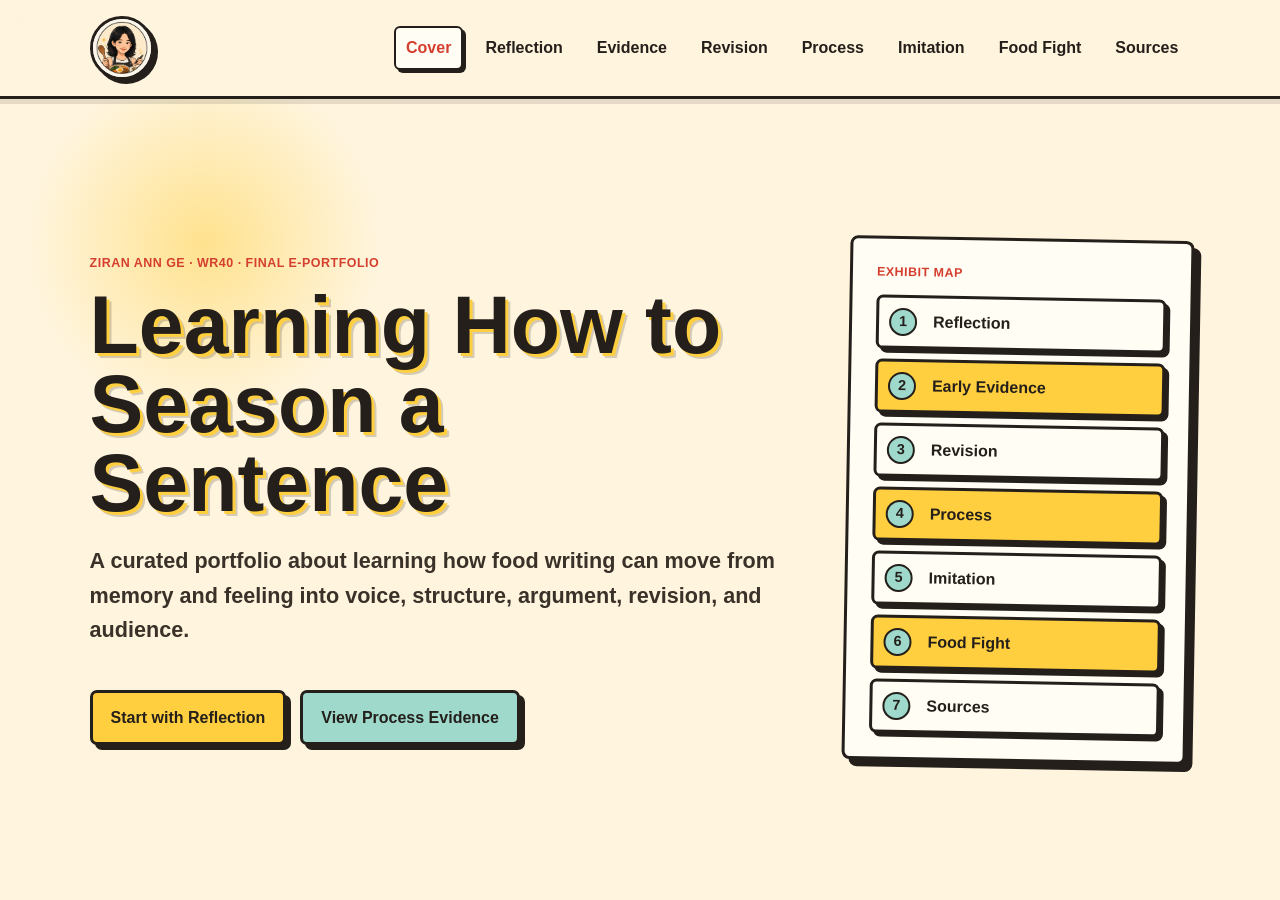
<file: index.html>
<!DOCTYPE html>
<html lang="en">
<head>
  <meta charset="UTF-8" />
  <meta name="viewport" content="width=device-width, initial-scale=1.0" />
  <title>Learning How to Season a Sentence | Ziran Ann Ge WR40 Portfolio</title>
  <link rel="stylesheet" href="style.css" />
</head>

<body class="portfolio-home">
  <nav>
    <a class="logo" href="index.html" aria-label="Ziran Ann Ge home"><img src="assets/ann-ge-logo.png" alt="Ziran Ann Ge" /></a>

    <ul>
      <li><a class="active" href="index.html">Cover</a></li>
      <li><a href="reflection.html">Reflection</a></li>
      <li><a href="evidence.html">Evidence</a></li>
      <li><a href="revision.html">Revision</a></li>
      <li><a href="process.html">Process</a></li>
      <li><a href="imitation.html">Imitation</a></li>
      <li><a href="food-fight.html">Food Fight</a></li>
      <li><a href="sources.html">Sources</a></li>
    </ul>
  </nav>

  <main>
    <section class="cover-page">
      <div class="cover-copy">
        <p class="small">Ziran Ann Ge · WR40 · Final E-Portfolio</p>
        <h1>Learning How to Season a Sentence</h1>
        <p class="deck">
          A curated portfolio about learning how food writing can move from
          memory and feeling into voice, structure, argument, revision, and
          audience.
        </p>

        <div class="cover-actions" aria-label="Portfolio sections">
          <a class="button" href="reflection.html">Start with Reflection</a>
          <a class="button secondary-button" href="revision.html">View Process Evidence</a>
        </div>
      </div>

      <aside class="cover-card">
        <p class="small">Exhibit Map</p>
        <div class="cover-route">
          <a href="reflection.html"><span>1</span>Reflection</a>
          <a href="evidence.html"><span>2</span>Early Evidence</a>
          <a href="revision.html"><span>3</span>Revision</a>
          <a href="process.html"><span>4</span>Process</a>
          <a href="imitation.html"><span>5</span>Imitation</a>
          <a href="food-fight.html"><span>6</span>Food Fight</a>
          <a href="sources.html"><span>7</span>Sources</a>
        </div>
      </aside>
    </section>
  </main>
</body>
</html>
</file>
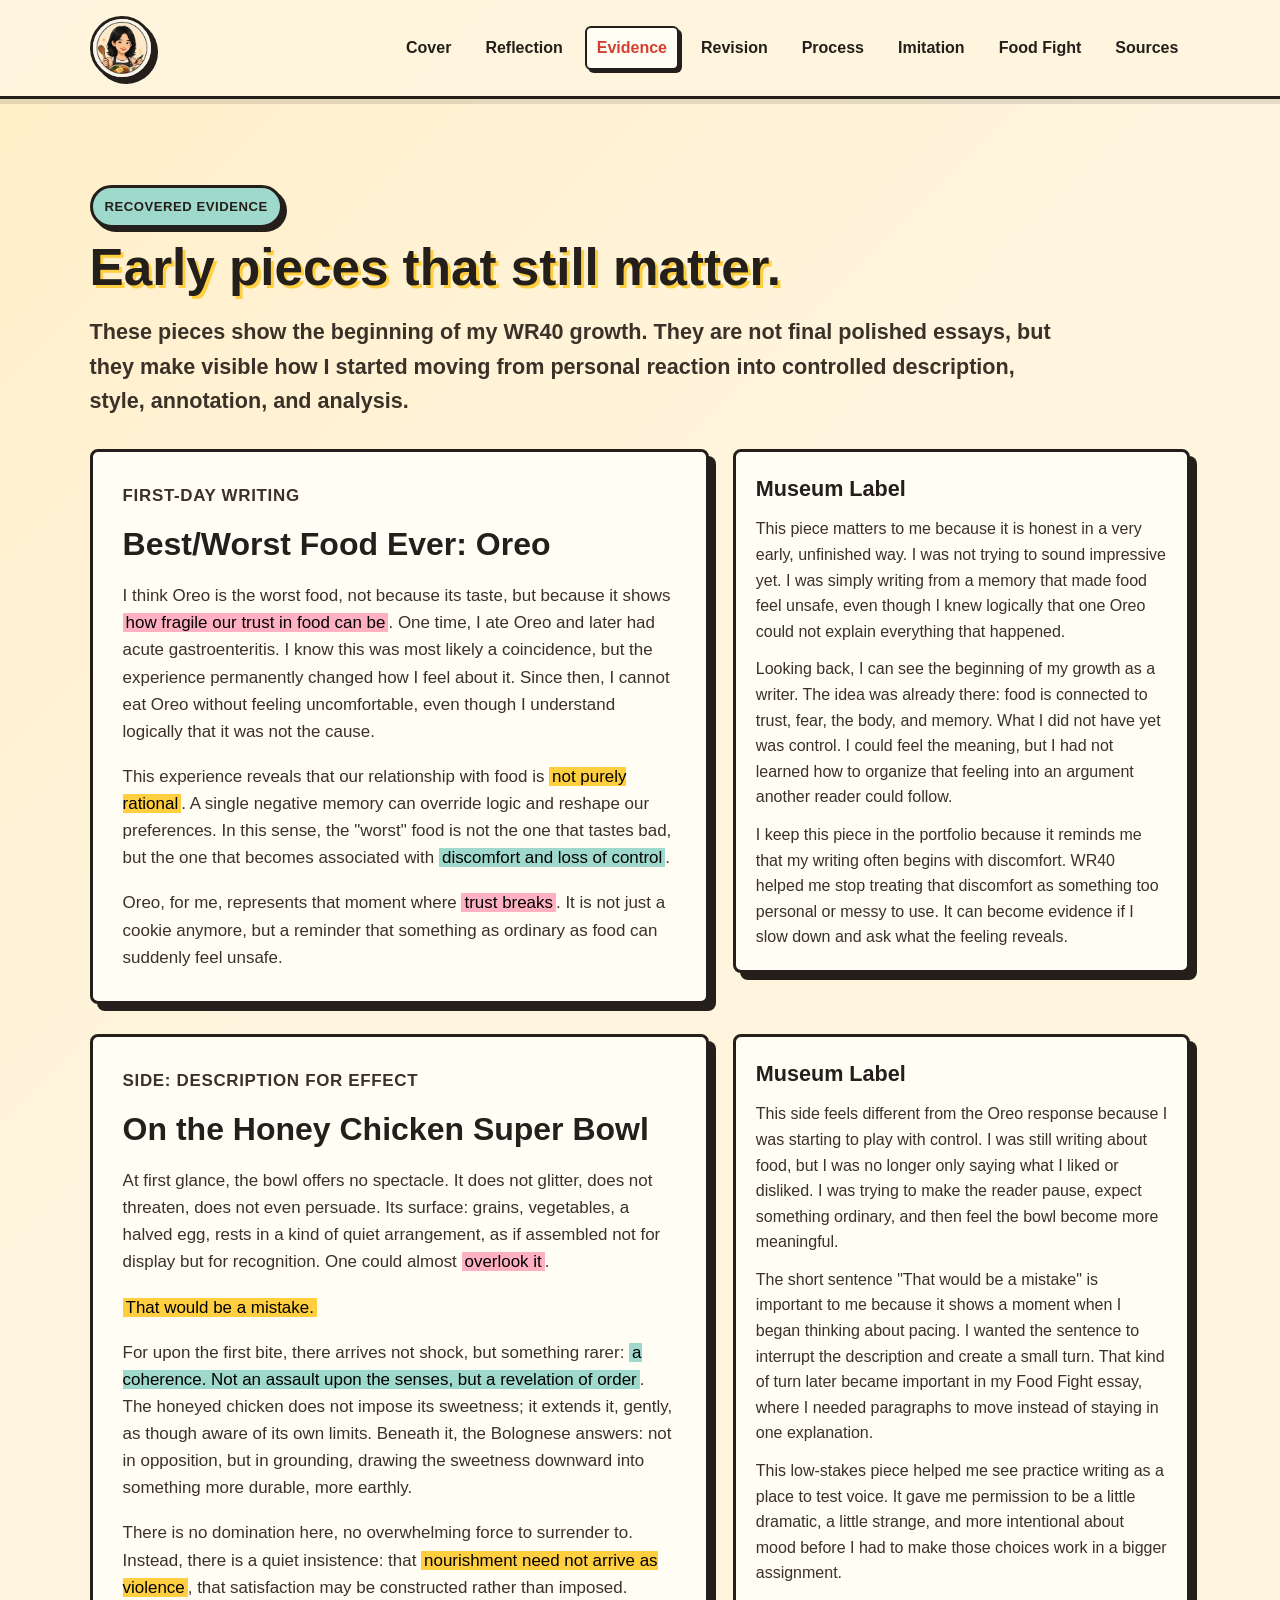
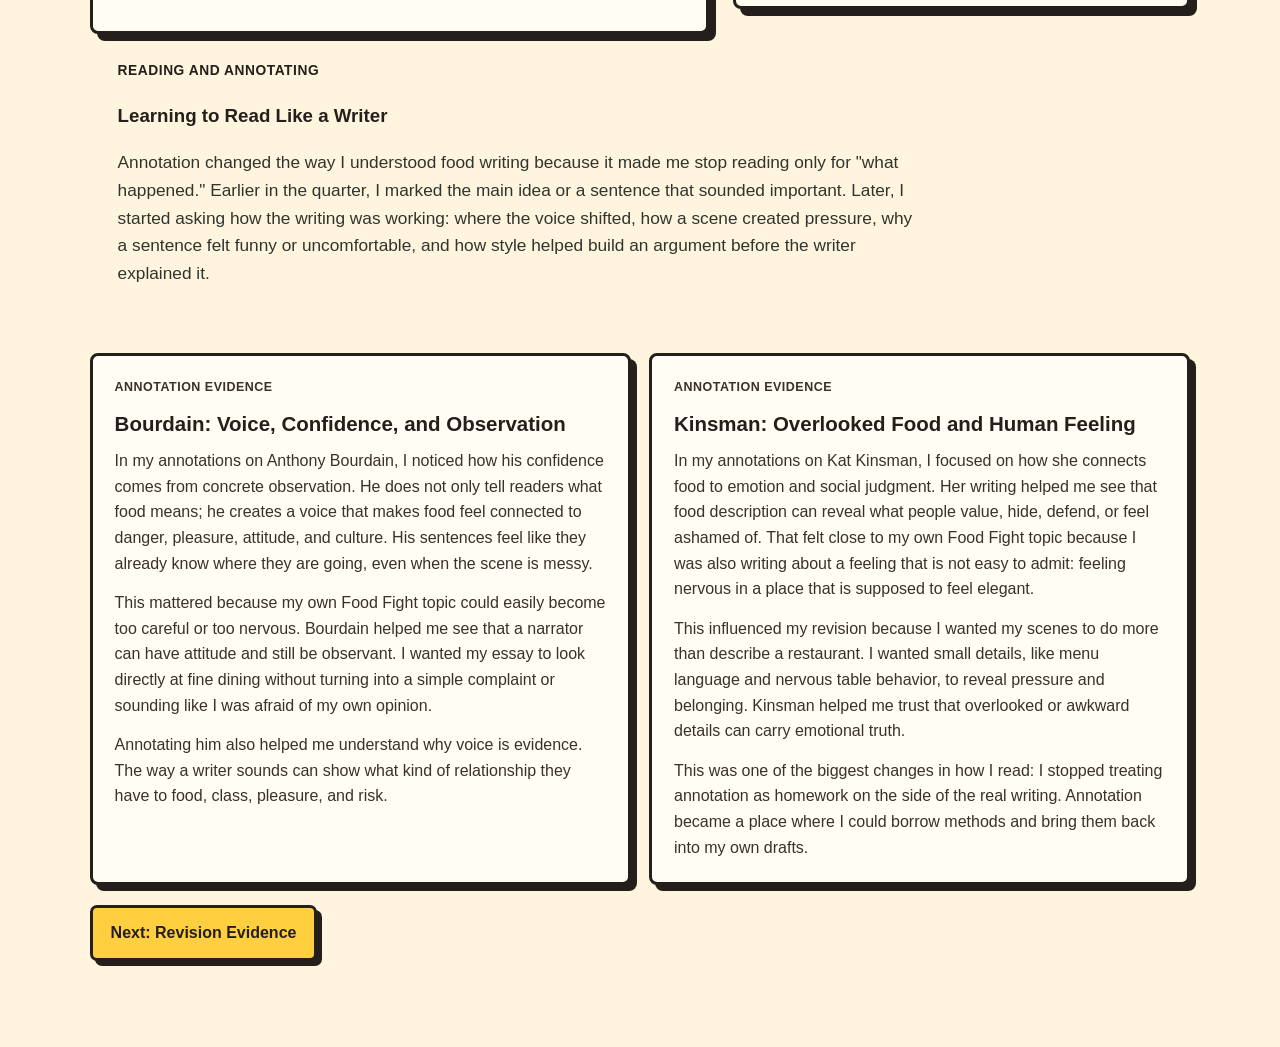
<file: evidence.html>
<!DOCTYPE html>
<html lang="en">
<head>
  <meta charset="UTF-8" />
  <meta name="viewport" content="width=device-width, initial-scale=1.0" />
  <title>Early Evidence | Ziran Ann Ge WR40 Portfolio</title>
  <link rel="stylesheet" href="style.css" />
</head>

<body class="portfolio-home">
  <nav>
    <a class="logo" href="index.html" aria-label="Ziran Ann Ge home"><img src="assets/ann-ge-logo.png" alt="Ziran Ann Ge" /></a>
    <ul>
      <li><a href="index.html">Cover</a></li>
      <li><a href="reflection.html">Reflection</a></li>
      <li><a class="active" href="evidence.html">Evidence</a></li>
      <li><a href="revision.html">Revision</a></li>
      <li><a href="process.html">Process</a></li>
      <li><a href="imitation.html">Imitation</a></li>
      <li><a href="food-fight.html">Food Fight</a></li>
      <li><a href="sources.html">Sources</a></li>
    </ul>
  </nav>

  <main>
    <section class="portfolio-section">
      <div class="section-kicker">Recovered Evidence</div>
      <h2>Early pieces that still matter.</h2>
      <p class="section-note">
        These pieces show the beginning of my WR40 growth. They are not final
        polished essays, but they make visible how I started moving from personal
        reaction into controlled description, style, annotation, and analysis.
      </p>

      <div class="exhibit-grid recovered-evidence">
        <article class="evidence-piece">
          <div class="artifact-sheet">
            <p class="small">First-Day Writing</p>
            <h3>Best/Worst Food Ever: Oreo</h3>
            <p>
              I think Oreo is the worst food, not because its taste, but because
              it shows <mark class="pink">how fragile our trust in food can
              be</mark>. One time, I ate Oreo and later had acute
              gastroenteritis. I know this was most likely a coincidence, but
              the experience permanently changed how I feel about it. Since
              then, I cannot eat Oreo without feeling uncomfortable, even though
              I understand logically that it was not the cause.
            </p>
            <p>
              This experience reveals that our relationship with food is
              <mark class="yellow">not purely rational</mark>. A single
              negative memory can override logic and reshape our preferences.
              In this sense, the "worst" food is not the one that tastes bad,
              but the one that becomes associated with
              <mark class="blue">discomfort and loss of control</mark>.
            </p>
            <p>
              Oreo, for me, represents that moment where
              <mark class="pink">trust breaks</mark>. It is not just a cookie
              anymore, but a reminder that something as ordinary as food can
              suddenly feel unsafe.
            </p>
          </div>

          <aside class="museum-label">
            <h3>Museum Label</h3>
            <p>
              This piece matters to me because it is honest in a very early,
              unfinished way. I was not trying to sound impressive yet. I was
              simply writing from a memory that made food feel unsafe, even
              though I knew logically that one Oreo could not explain everything
              that happened.
            </p>
            <p>
              Looking back, I can see the beginning of my growth as a writer.
              The idea was already there: food is connected to trust, fear, the
              body, and memory. What I did not have yet was control. I could feel
              the meaning, but I had not learned how to organize that feeling
              into an argument another reader could follow.
            </p>
            <p>
              I keep this piece in the portfolio because it reminds me that my
              writing often begins with discomfort. WR40 helped me stop treating
              that discomfort as something too personal or messy to use. It can
              become evidence if I slow down and ask what the feeling reveals.
            </p>
          </aside>
        </article>

        <article class="evidence-piece">
          <div class="artifact-sheet">
            <p class="small">Side: Description for Effect</p>
            <h3>On the Honey Chicken Super Bowl</h3>
            <p>
              At first glance, the bowl offers no spectacle. It does not glitter,
              does not threaten, does not even persuade. Its surface: grains,
              vegetables, a halved egg, rests in a kind of quiet arrangement, as
              if assembled not for display but for recognition. One could almost
              <mark class="pink">overlook it</mark>.
            </p>
            <p><mark class="yellow">That would be a mistake.</mark></p>
            <p>
              For upon the first bite, there arrives not shock, but something
              rarer: <mark class="blue">a coherence. Not an assault upon the
              senses, but a revelation of order</mark>. The honeyed chicken does not impose its
              sweetness; it extends it, gently, as though aware of its own limits.
              Beneath it, the Bolognese answers: not in opposition, but in
              grounding, drawing the sweetness downward into something more
              durable, more earthly.
            </p>
            <p>
              There is no domination here, no overwhelming force to surrender to.
              Instead, there is a quiet insistence: that
              <mark class="yellow">nourishment need not arrive as
              violence</mark>, that satisfaction may be constructed rather than
              imposed.
            </p>
          </div>

          <aside class="museum-label">
            <h3>Museum Label</h3>
            <p>
              This side feels different from the Oreo response because I was
              starting to play with control. I was still writing about food, but
              I was no longer only saying what I liked or disliked. I was trying
              to make the reader pause, expect something ordinary, and then feel
              the bowl become more meaningful.
            </p>
            <p>
              The short sentence "That would be a mistake" is important to me
              because it shows a moment when I began thinking about pacing. I
              wanted the sentence to interrupt the description and create a small
              turn. That kind of turn later became important in my Food Fight
              essay, where I needed paragraphs to move instead of staying in one
              explanation.
            </p>
            <p>
              This low-stakes piece helped me see practice writing as a place to
              test voice. It gave me permission to be a little dramatic, a little
              strange, and more intentional about mood before I had to make those
              choices work in a bigger assignment.
            </p>
          </aside>
        </article>
      </div>

      <section class="annotation-process">
        <p class="small">Reading and Annotating</p>
        <h3>Learning to Read Like a Writer</h3>
        <p>
          Annotation changed the way I understood food writing because it made me
          stop reading only for "what happened." Earlier in the quarter, I marked
          the main idea or a sentence that sounded important. Later, I started
          asking how the writing was working: where the voice shifted, how a
          scene created pressure, why a sentence felt funny or uncomfortable, and
          how style helped build an argument before the writer explained it.
        </p>
      </section>

      <div class="annotation-grid">
        <article class="annotation-card">
          <p class="small">Annotation Evidence</p>
          <h3>Bourdain: Voice, Confidence, and Observation</h3>
          <p>
            In my annotations on Anthony Bourdain, I noticed how his confidence
            comes from concrete observation. He does not only tell readers what
            food means; he creates a voice that makes food feel connected to
            danger, pleasure, attitude, and culture. His sentences feel like they
            already know where they are going, even when the scene is messy.
          </p>
          <p>
            This mattered because my own Food Fight topic could easily become
            too careful or too nervous. Bourdain helped me see that a narrator
            can have attitude and still be observant. I wanted my essay to look
            directly at fine dining without turning into a simple complaint or
            sounding like I was afraid of my own opinion.
          </p>
          <p>
            Annotating him also helped me understand why voice is evidence. The
            way a writer sounds can show what kind of relationship they have to
            food, class, pleasure, and risk.
          </p>
        </article>

        <article class="annotation-card">
          <p class="small">Annotation Evidence</p>
          <h3>Kinsman: Overlooked Food and Human Feeling</h3>
          <p>
            In my annotations on Kat Kinsman, I focused on how she connects food
            to emotion and social judgment. Her writing helped me see that food
            description can reveal what people value, hide, defend, or feel
            ashamed of. That felt close to my own Food Fight topic because I was
            also writing about a feeling that is not easy to admit: feeling
            nervous in a place that is supposed to feel elegant.
          </p>
          <p>
            This influenced my revision because I wanted my scenes to do more
            than describe a restaurant. I wanted small details, like menu
            language and nervous table behavior, to reveal pressure and
            belonging. Kinsman helped me trust that overlooked or awkward details
            can carry emotional truth.
          </p>
          <p>
            This was one of the biggest changes in how I read: I stopped treating
            annotation as homework on the side of the real writing. Annotation
            became a place where I could borrow methods and bring them back into
            my own drafts.
          </p>
        </article>
      </div>

      <div class="cover-actions">
        <a class="button" href="revision.html">Next: Revision Evidence</a>
      </div>
    </section>
  </main>
</body>
</html>
</file>
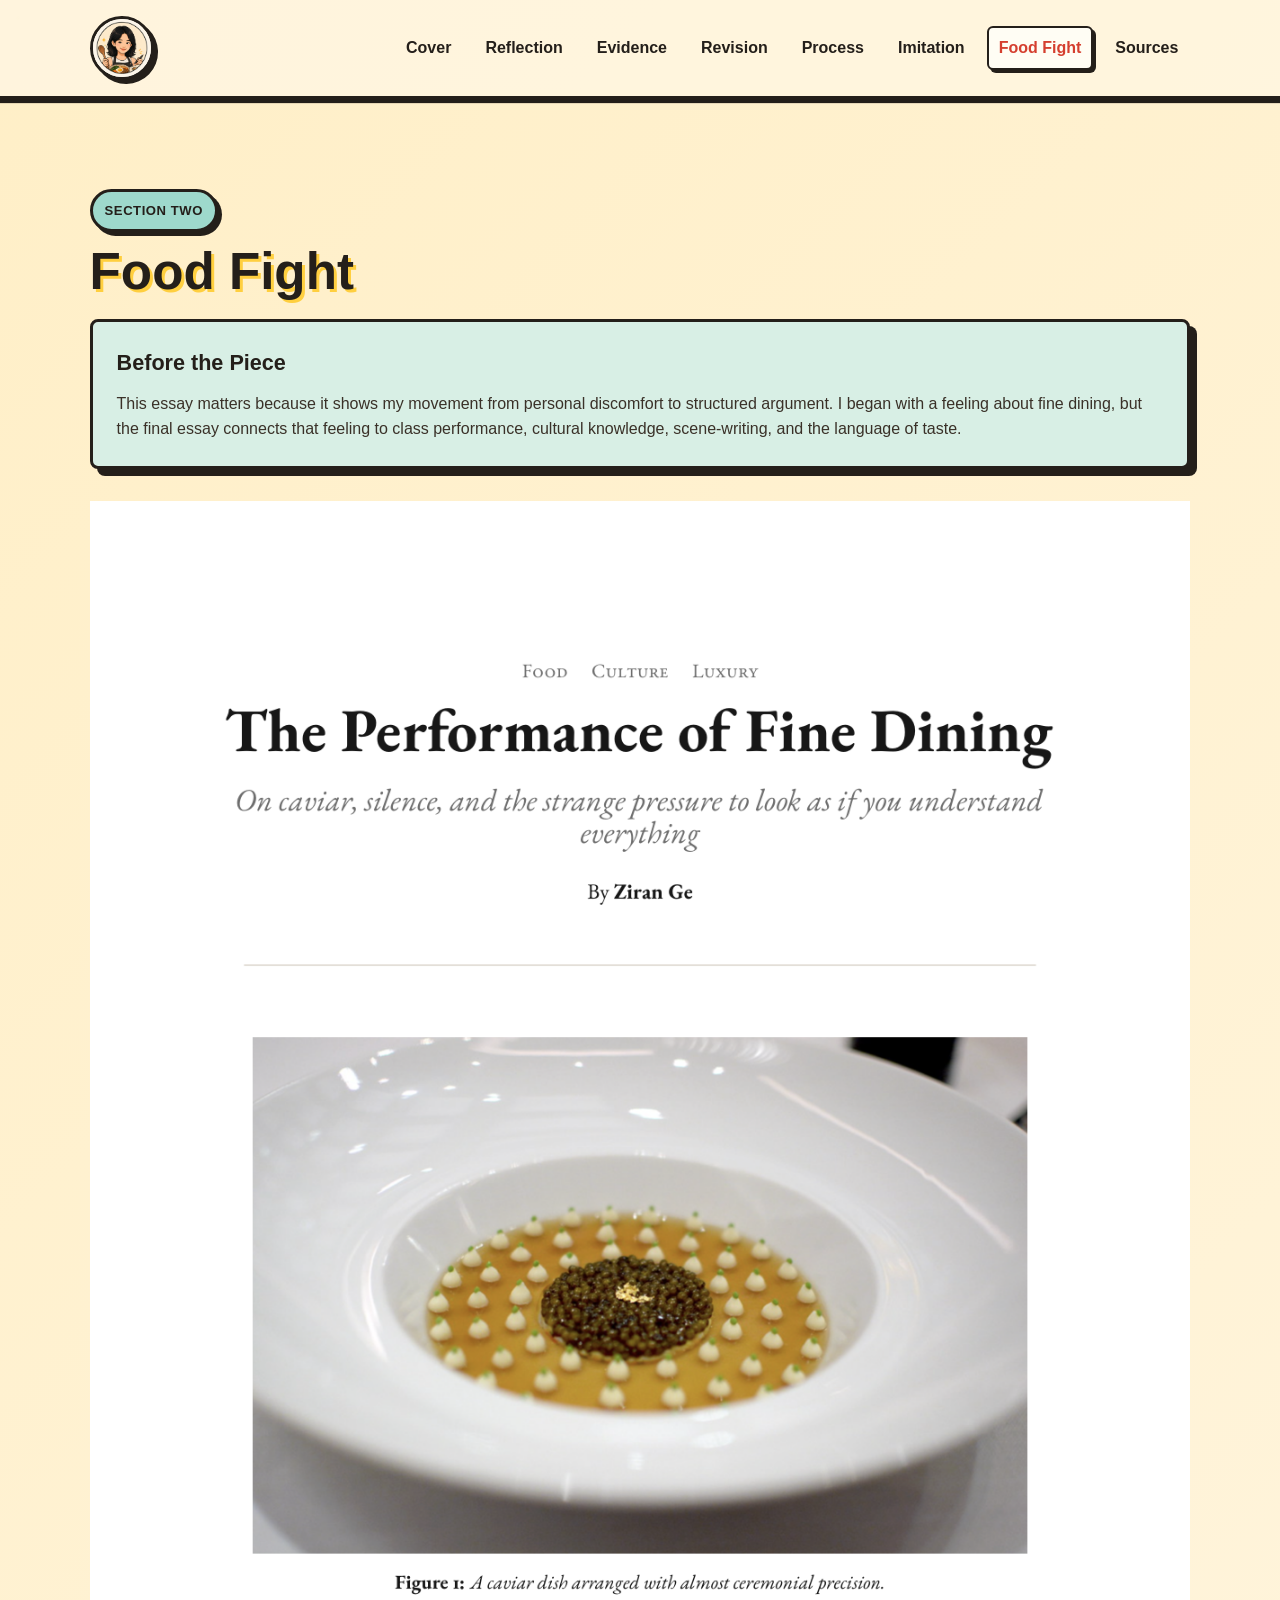
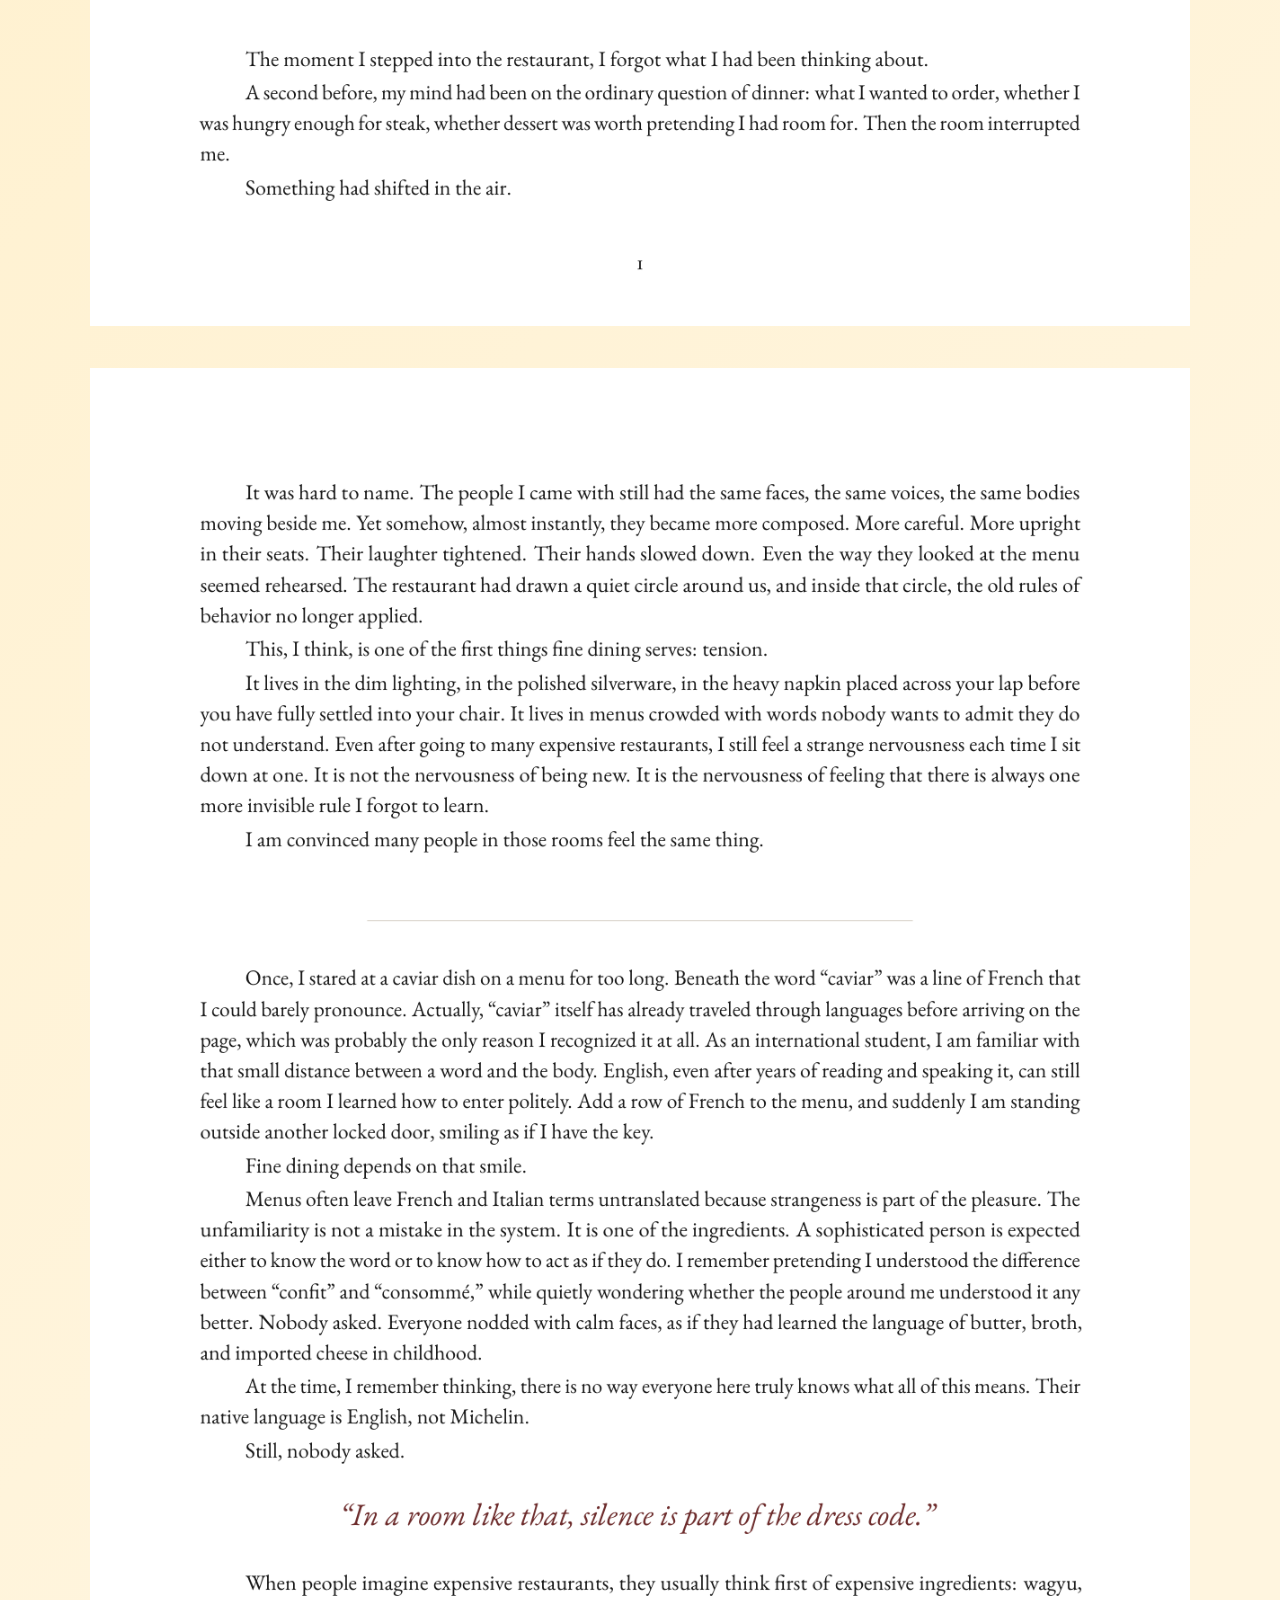
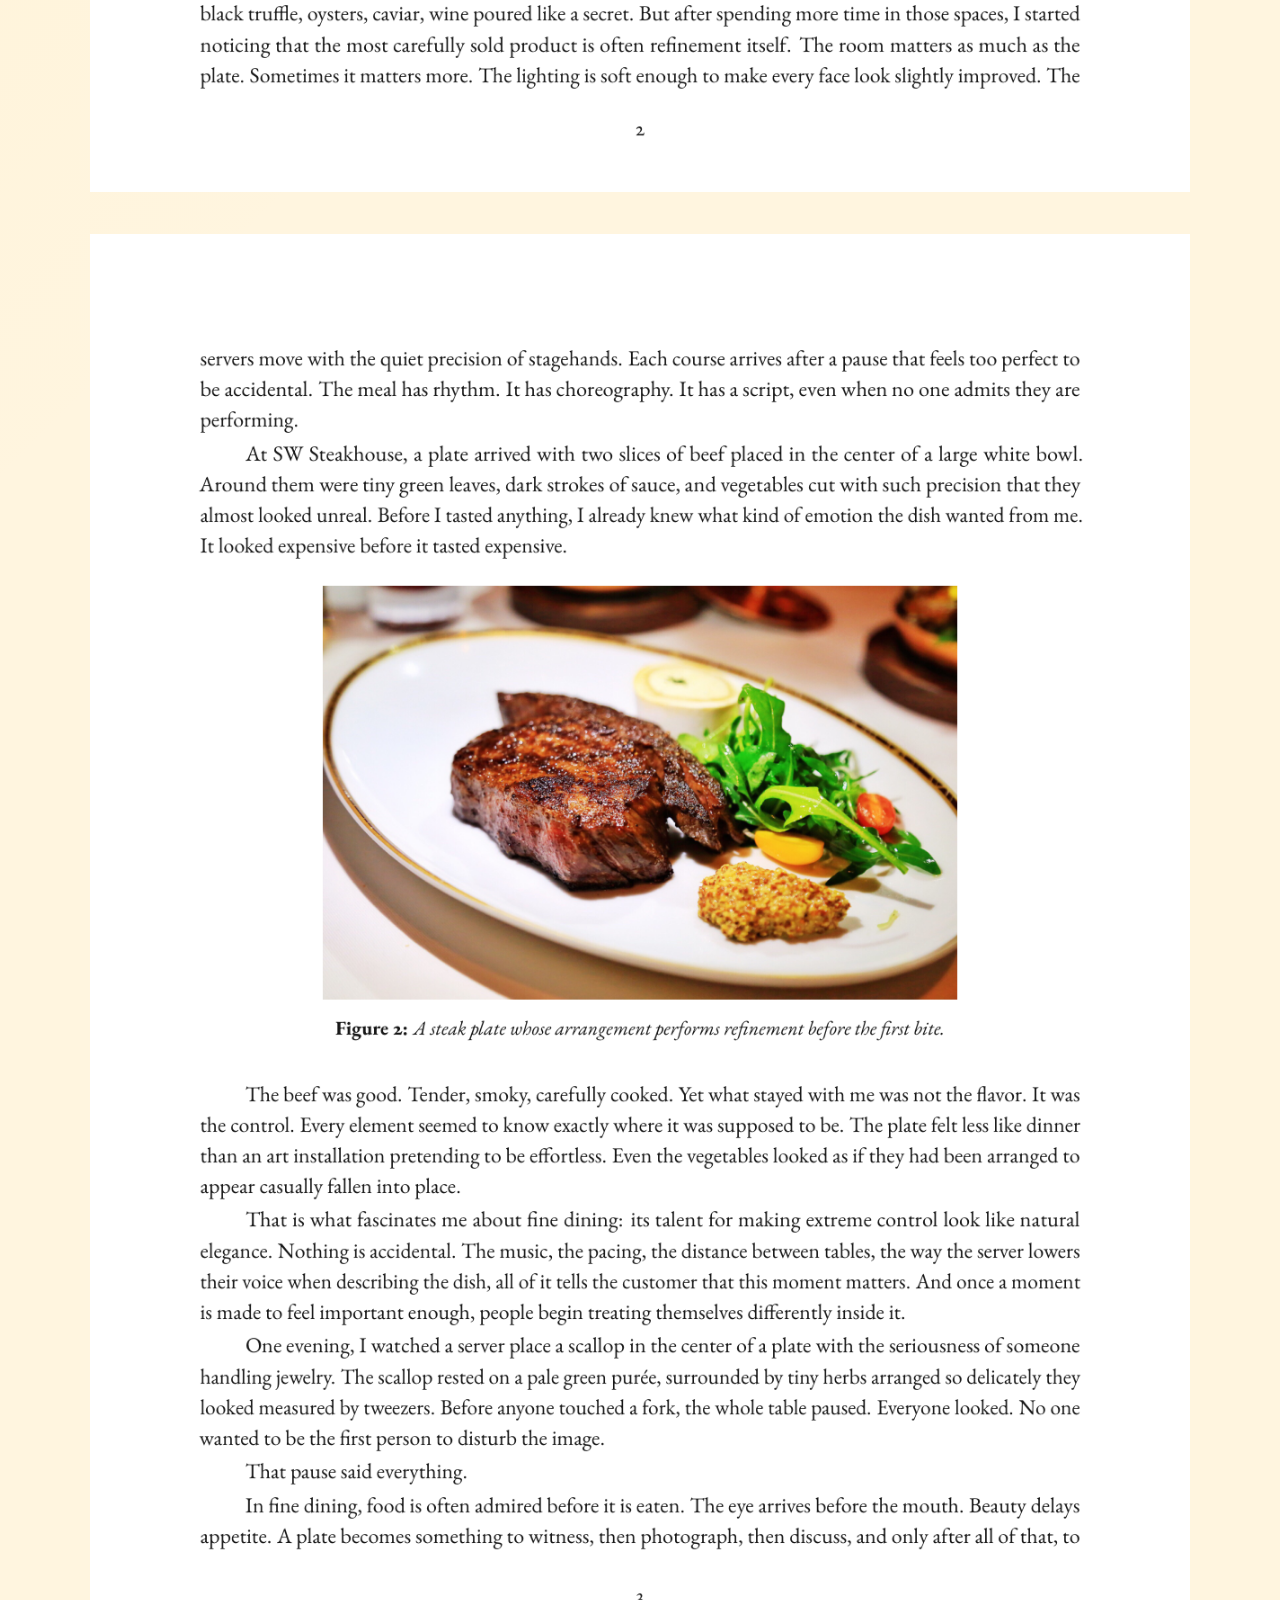
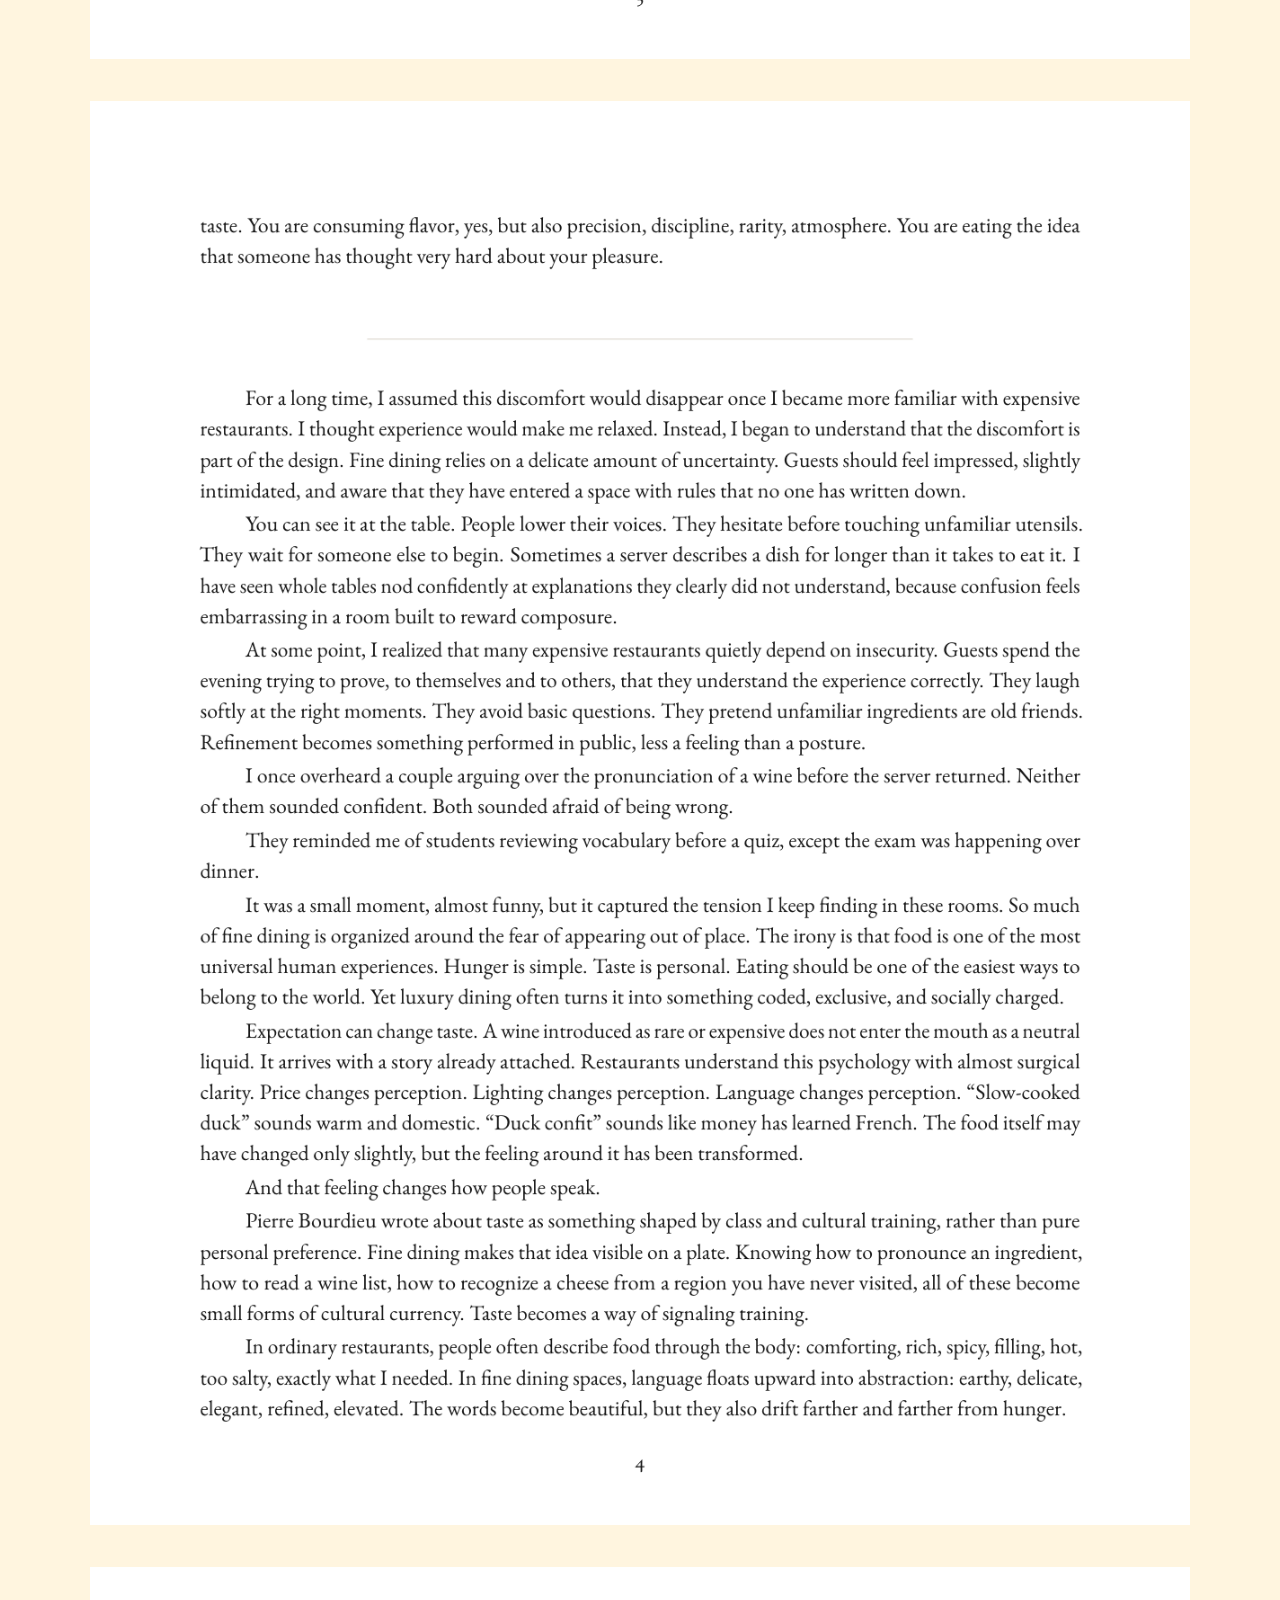
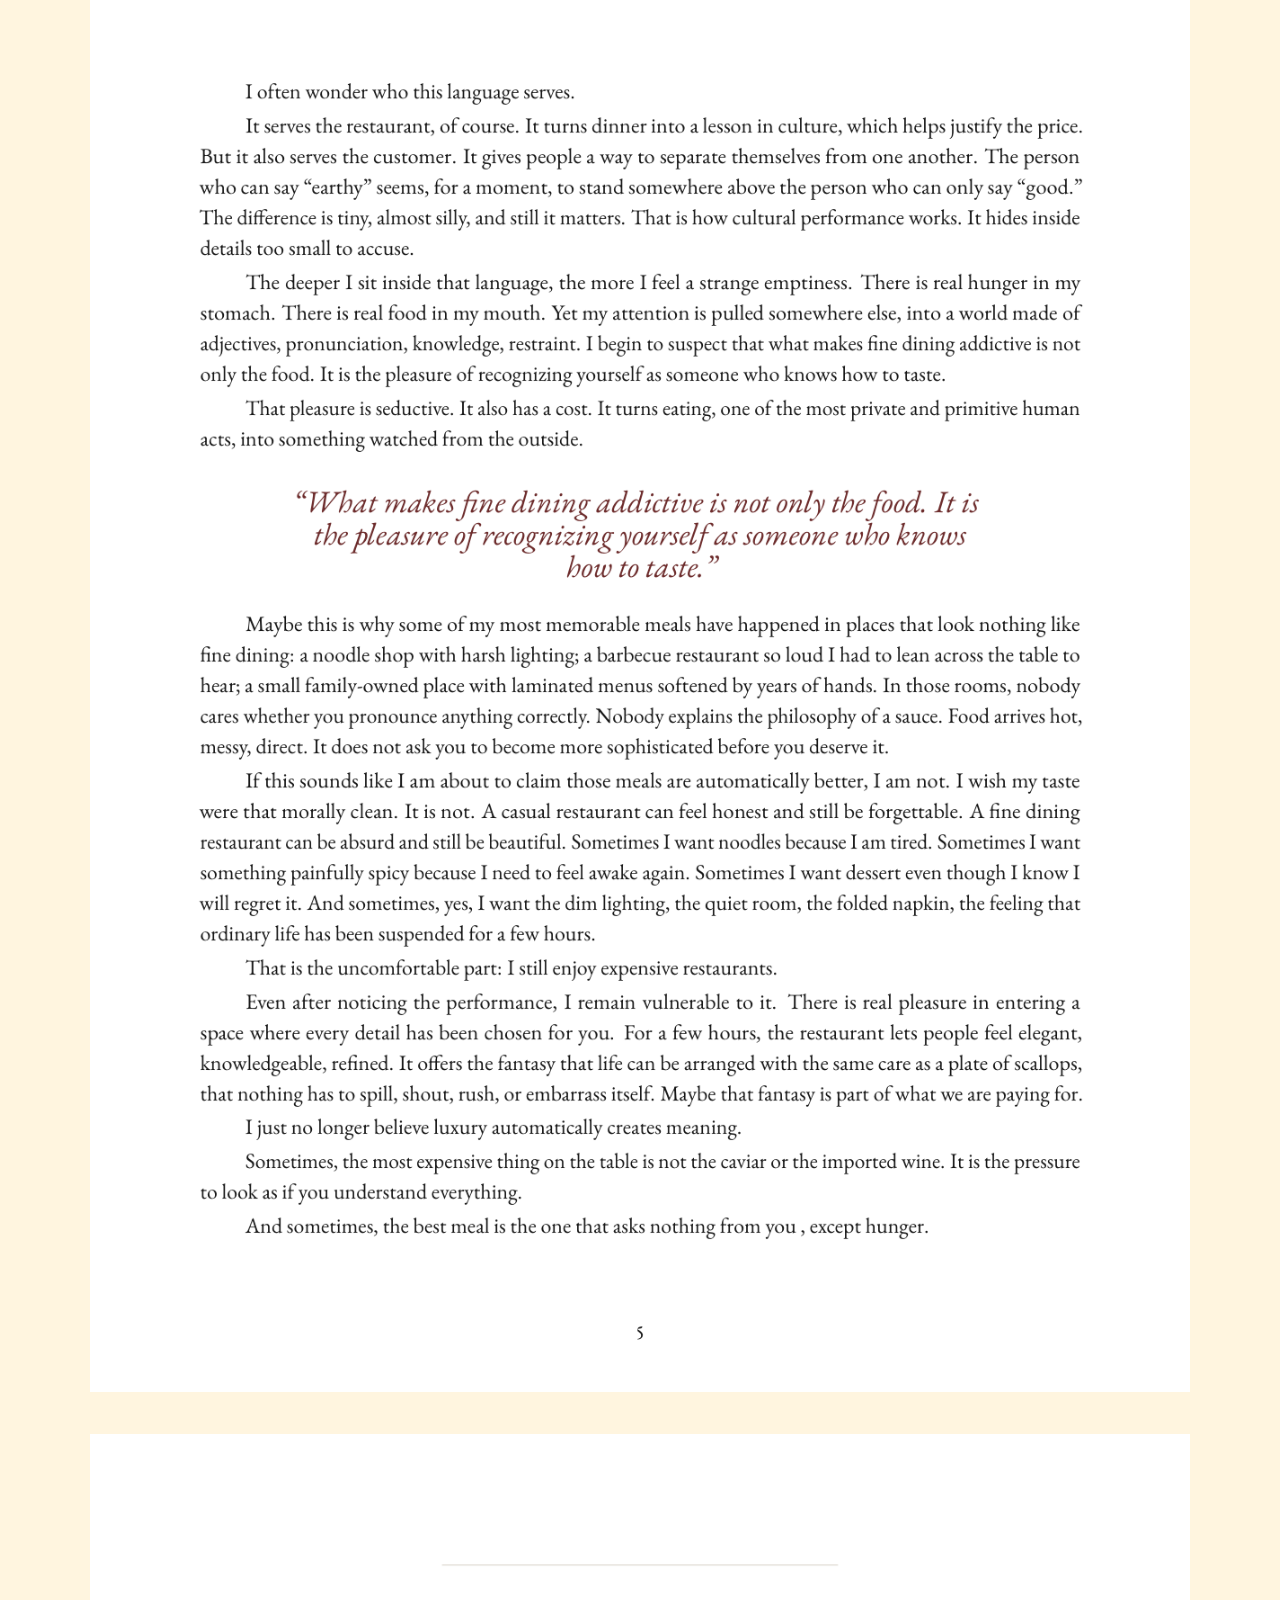
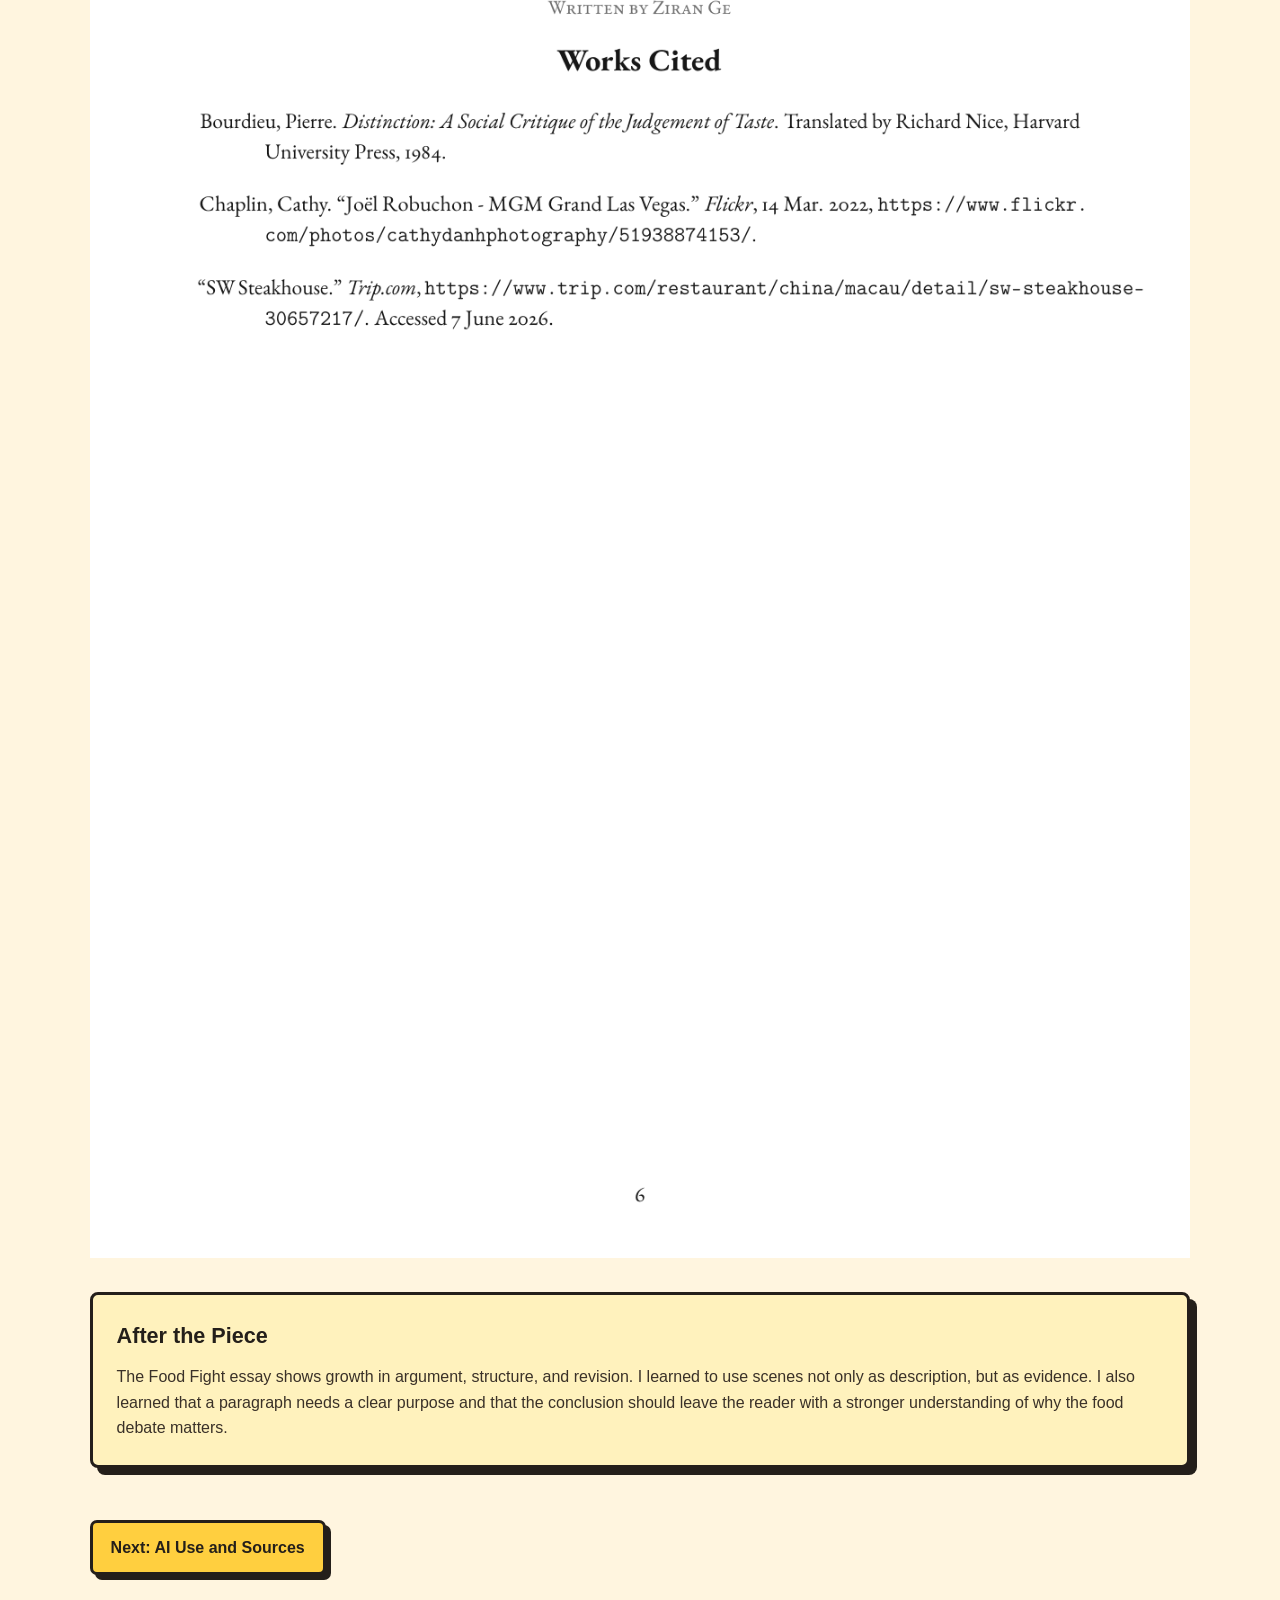
<file: food-fight.html>
<!DOCTYPE html>
<html lang="en">
<head>
  <meta charset="UTF-8" />
  <meta name="viewport" content="width=device-width, initial-scale=1.0" />
  <title>Food Fight | Ziran Ann Ge WR40 Portfolio</title>
  <link rel="stylesheet" href="style.css" />
</head>

<body class="portfolio-home">
  <nav>
    <a class="logo" href="index.html" aria-label="Ziran Ann Ge home"><img src="assets/ann-ge-logo.png" alt="Ziran Ann Ge" /></a>
    <ul>
      <li><a href="index.html">Cover</a></li>
      <li><a href="reflection.html">Reflection</a></li>
      <li><a href="evidence.html">Evidence</a></li>
      <li><a href="revision.html">Revision</a></li>
      <li><a href="process.html">Process</a></li>
      <li><a href="imitation.html">Imitation</a></li>
      <li><a class="active" href="food-fight.html">Food Fight</a></li>
      <li><a href="sources.html">Sources</a></li>
    </ul>
  </nav>

  <main>
    <section class="portfolio-section assignment-section">
      <div class="section-kicker">Section Two</div>
      <h2>Food Fight</h2>

      <div class="commentary-panel">
        <h3>Before the Piece</h3>
        <p>
          This essay matters because it shows my movement from personal
          discomfort to structured argument. I began with a feeling about fine
          dining, but the final essay connects that feeling to class performance,
          cultural knowledge, scene-writing, and the language of taste.
        </p>
      </div>

      <div class="essay-pages" aria-label="Food Fight final essay pages">
        <figure><img src="assets/food-fight-pages/food-fight-page-1.png" alt="Food Fight final essay page 1" /></figure>
        <figure><img src="assets/food-fight-pages/food-fight-page-2.png" alt="Food Fight final essay page 2" /></figure>
        <figure><img src="assets/food-fight-pages/food-fight-page-3.png" alt="Food Fight final essay page 3" /></figure>
        <figure><img src="assets/food-fight-pages/food-fight-page-4.png" alt="Food Fight final essay page 4" /></figure>
        <figure><img src="assets/food-fight-pages/food-fight-page-5.png" alt="Food Fight final essay page 5" /></figure>
        <figure><img src="assets/food-fight-pages/food-fight-page-6.png" alt="Food Fight final essay page 6" /></figure>
      </div>

      <div class="commentary-panel afterword">
        <h3>After the Piece</h3>
        <p>
          The Food Fight essay shows growth in argument, structure, and revision.
          I learned to use scenes not only as description, but as evidence. I also
          learned that a paragraph needs a clear purpose and that the conclusion
          should leave the reader with a stronger understanding of why the food
          debate matters.
        </p>
      </div>

      <div class="cover-actions">
        <a class="button" href="sources.html">Next: AI Use and Sources</a>
      </div>
    </section>
  </main>
</body>
</html>
</file>
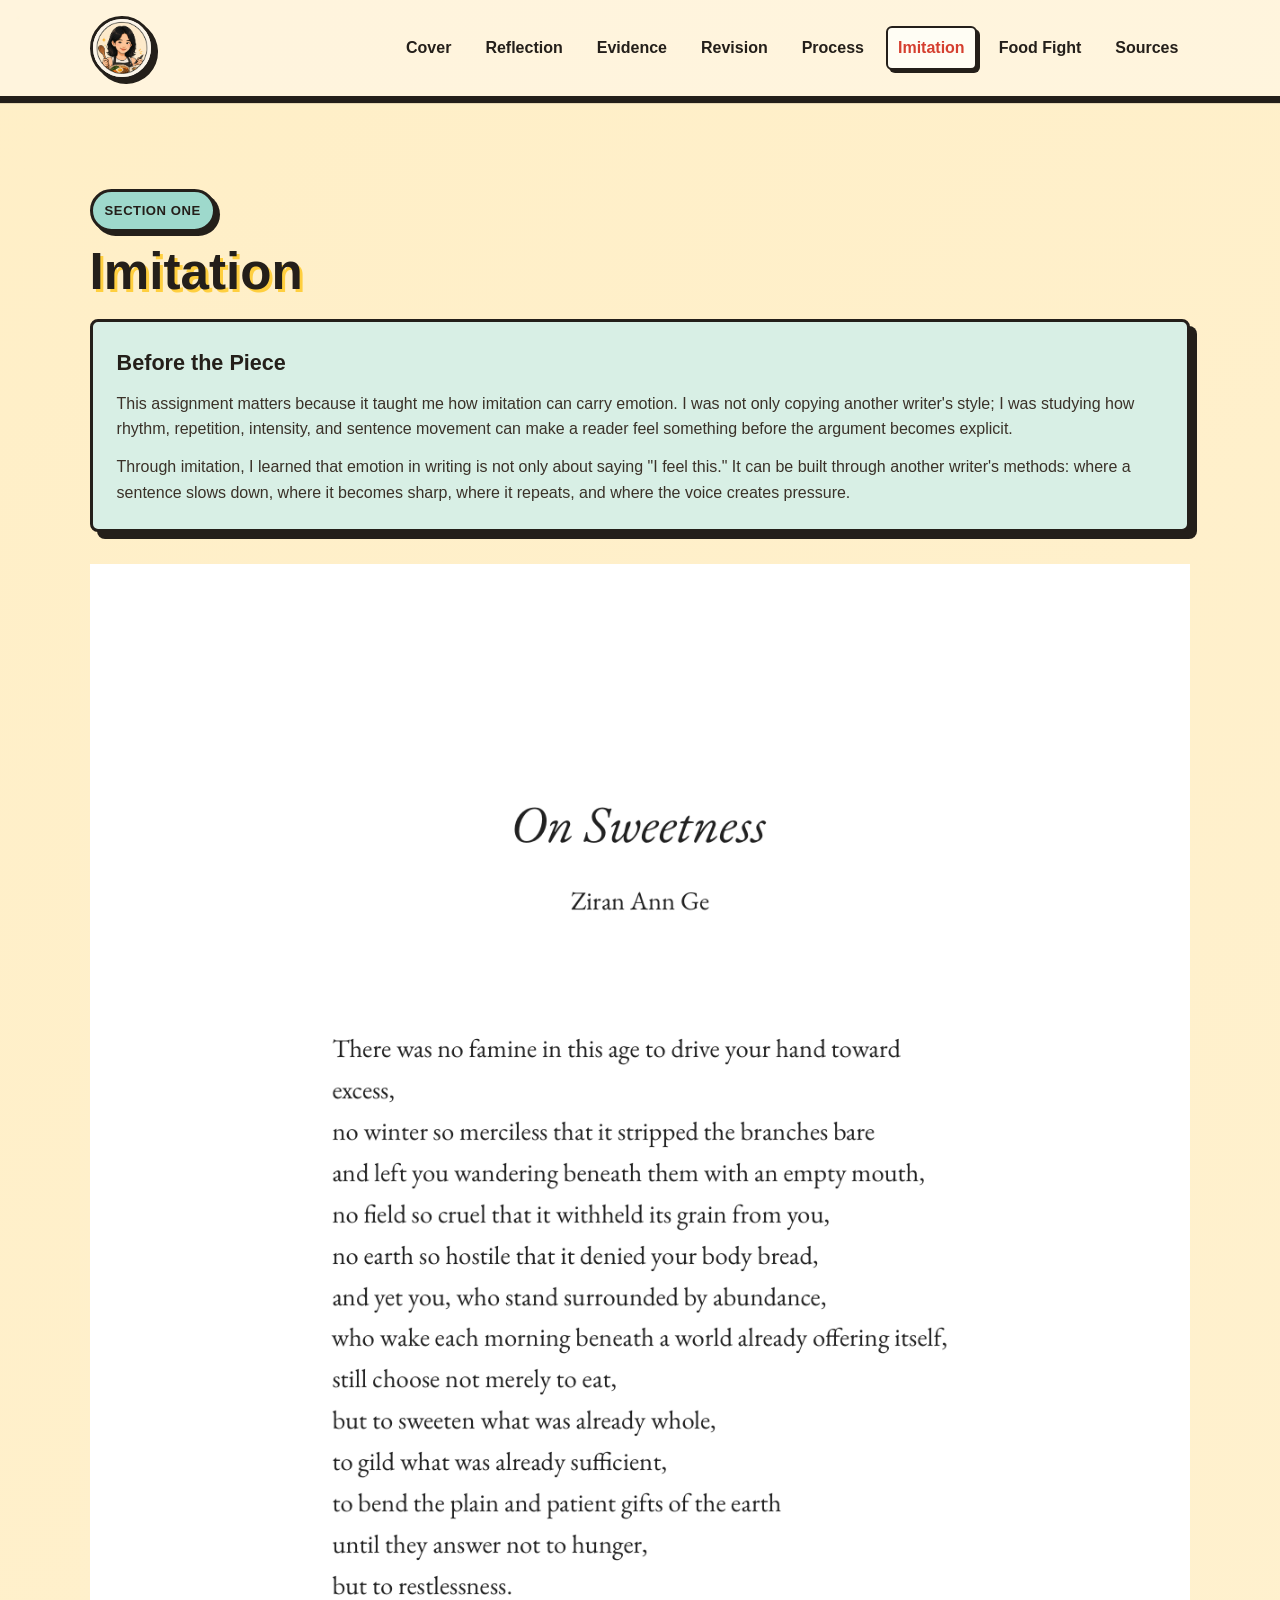
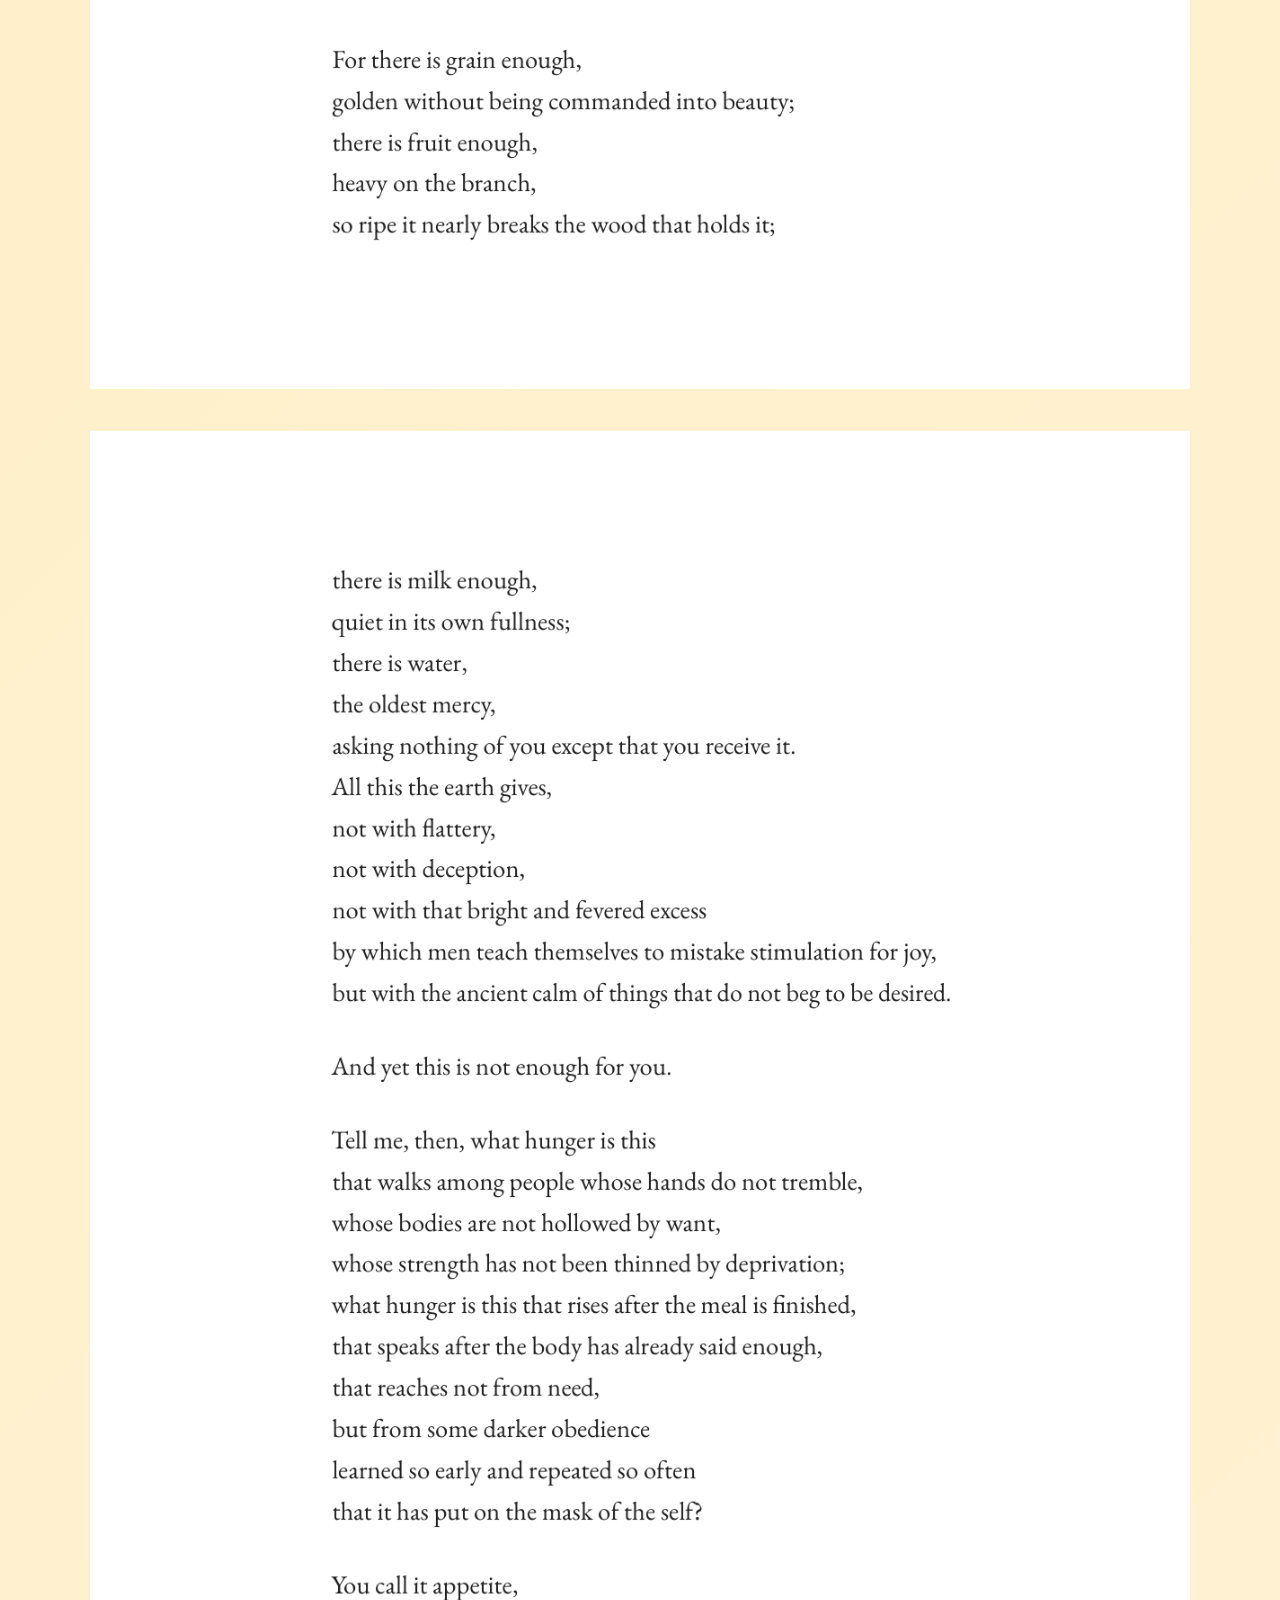
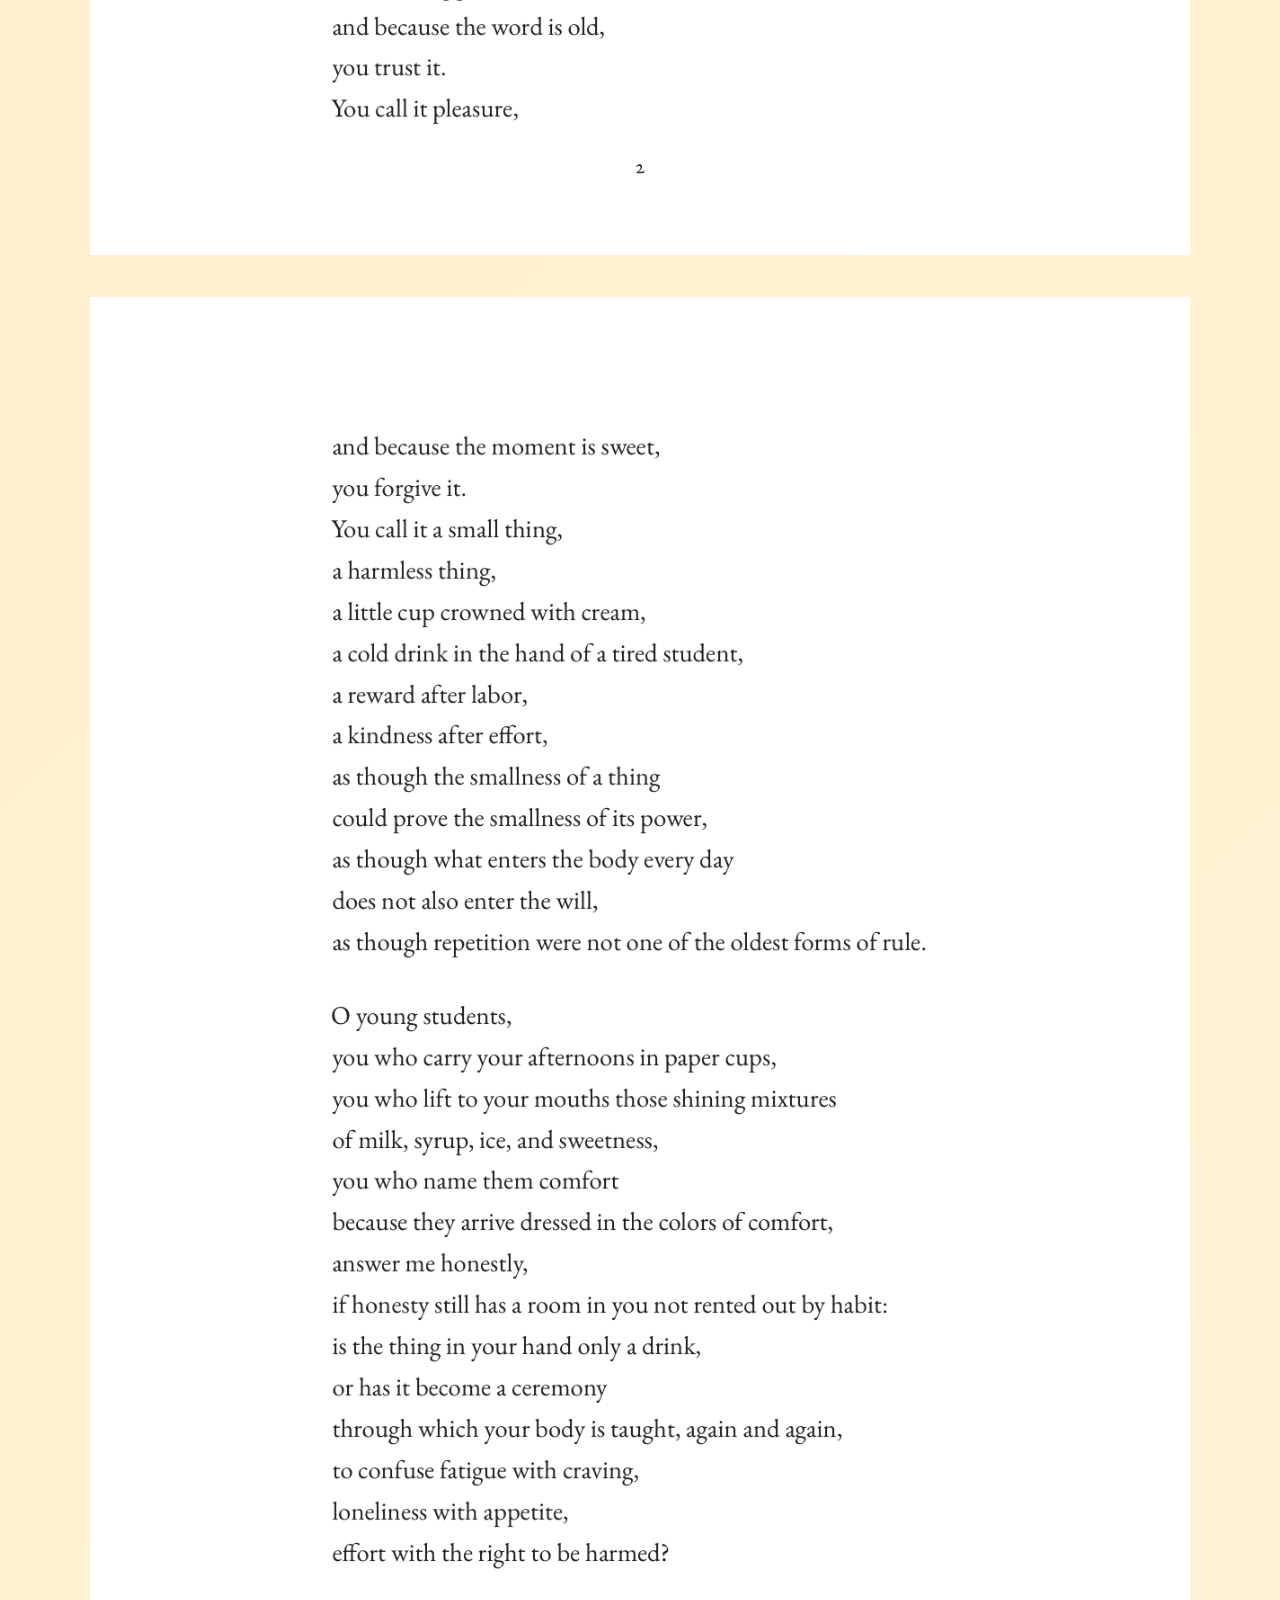
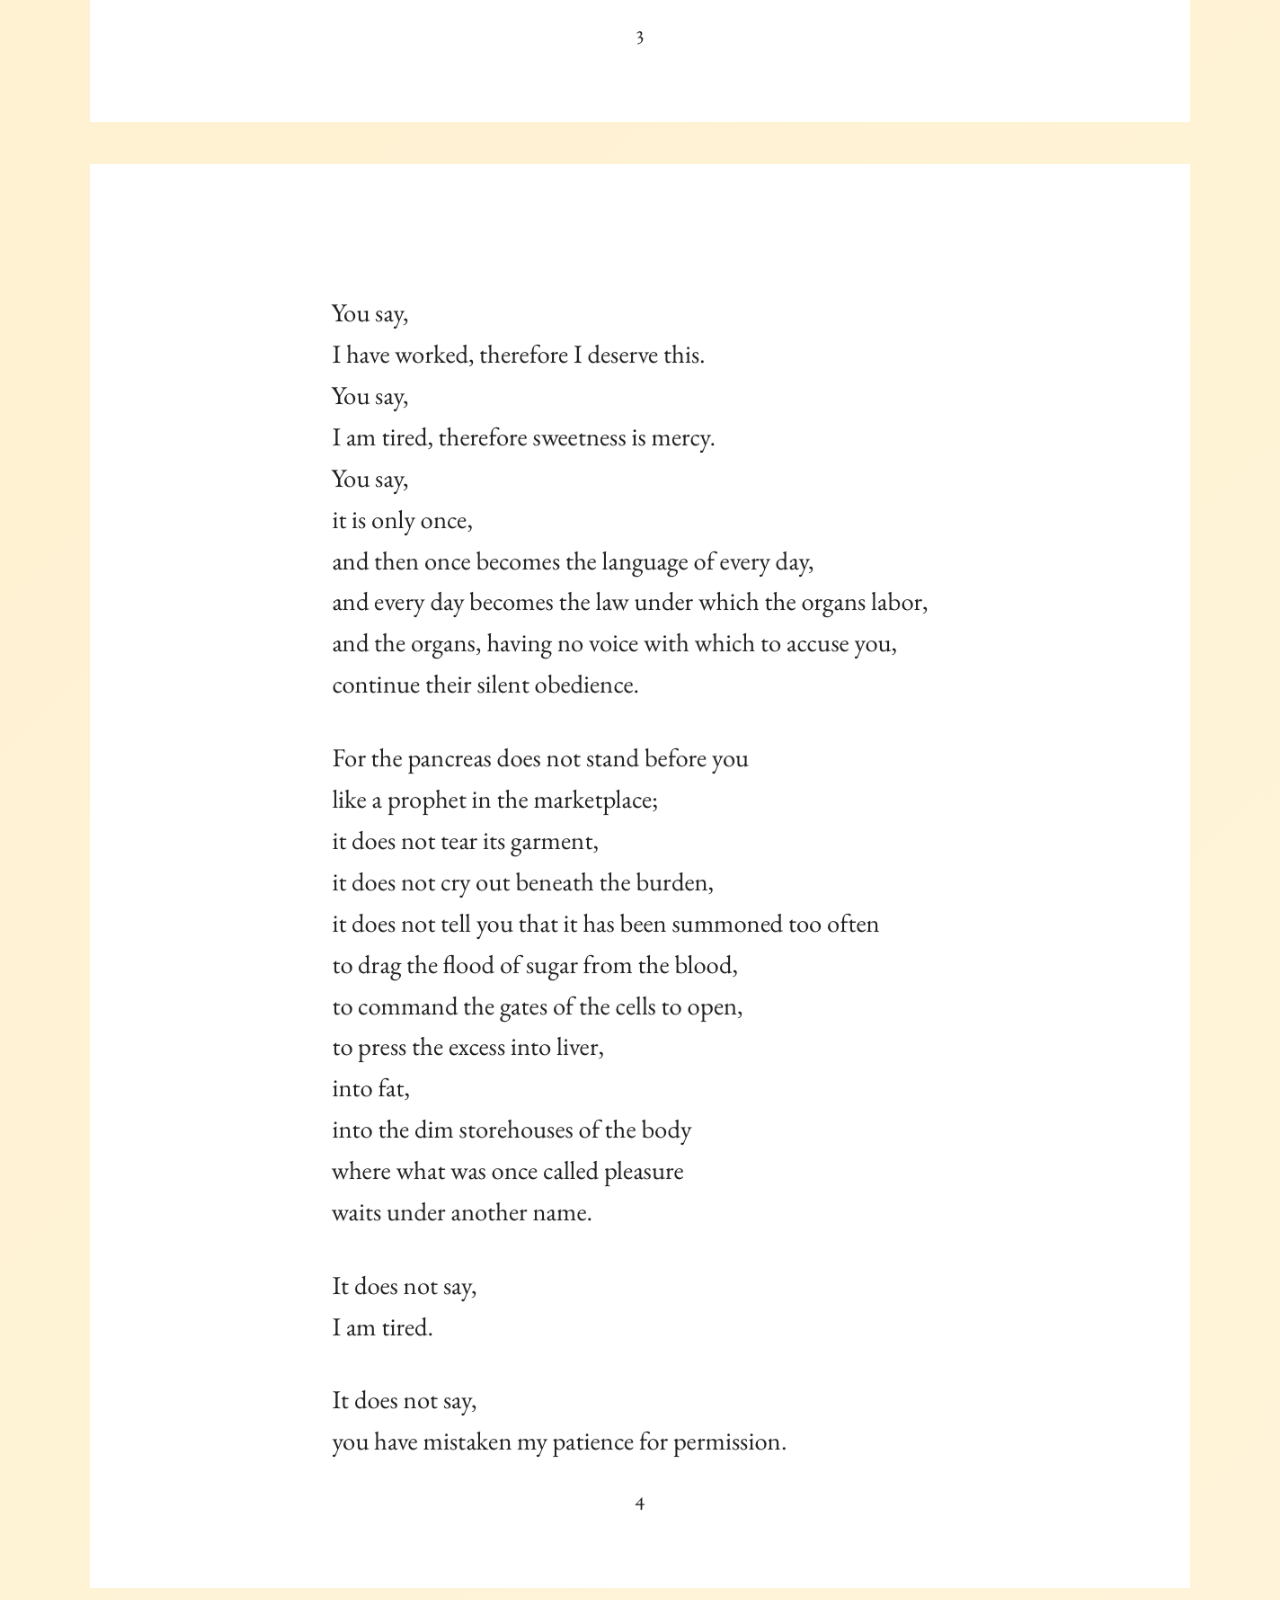
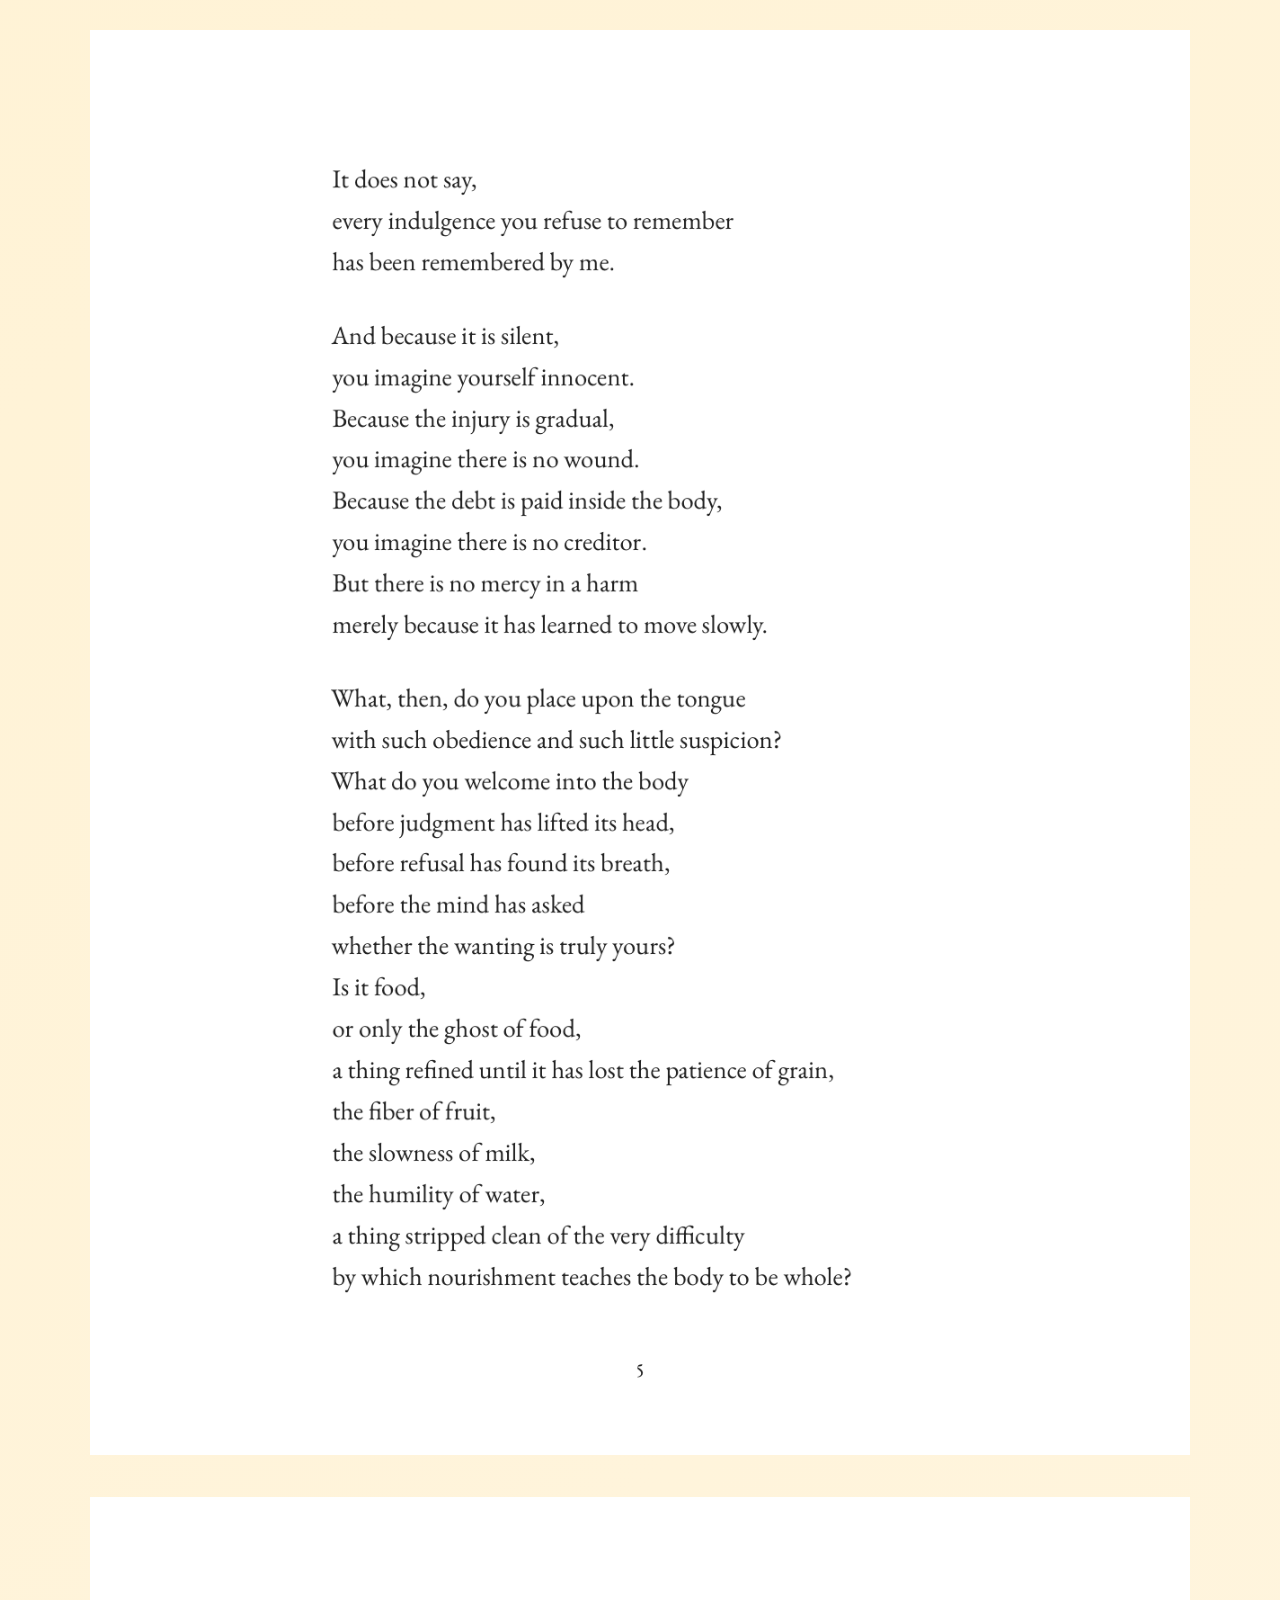
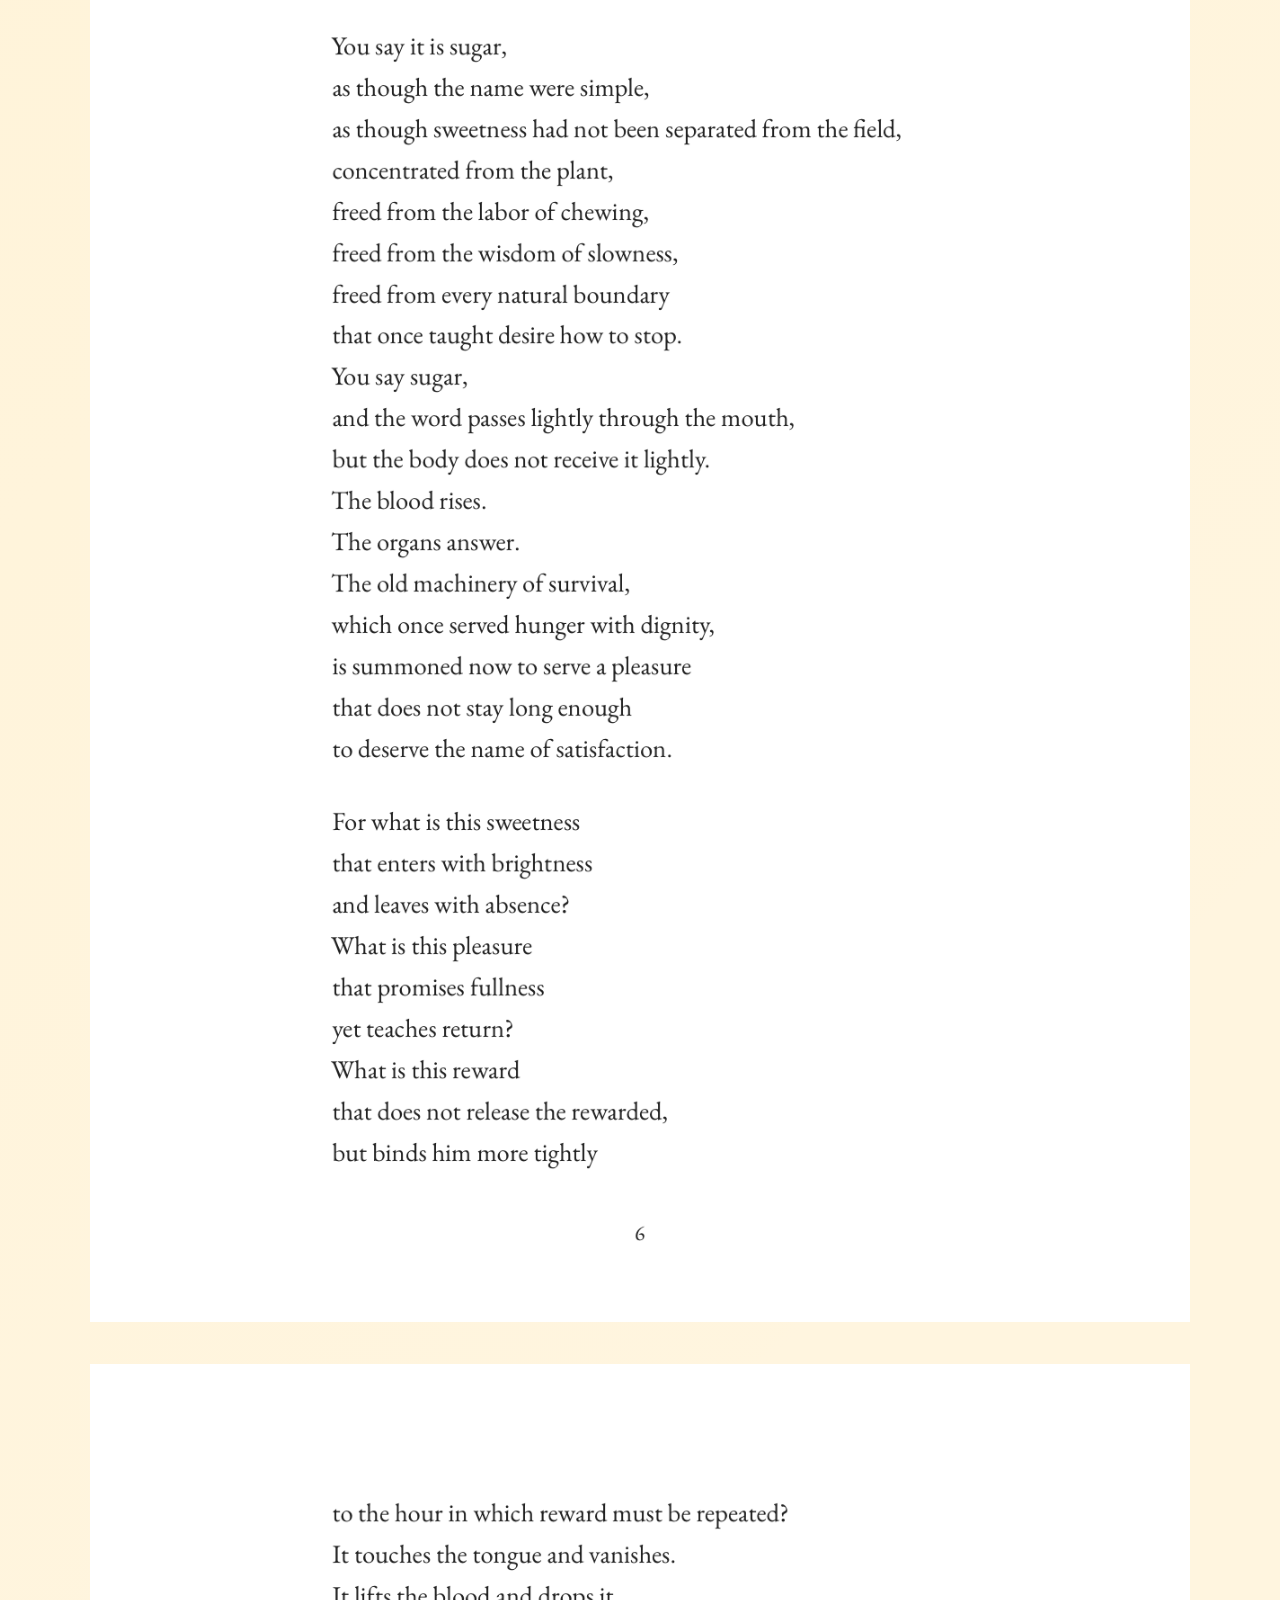
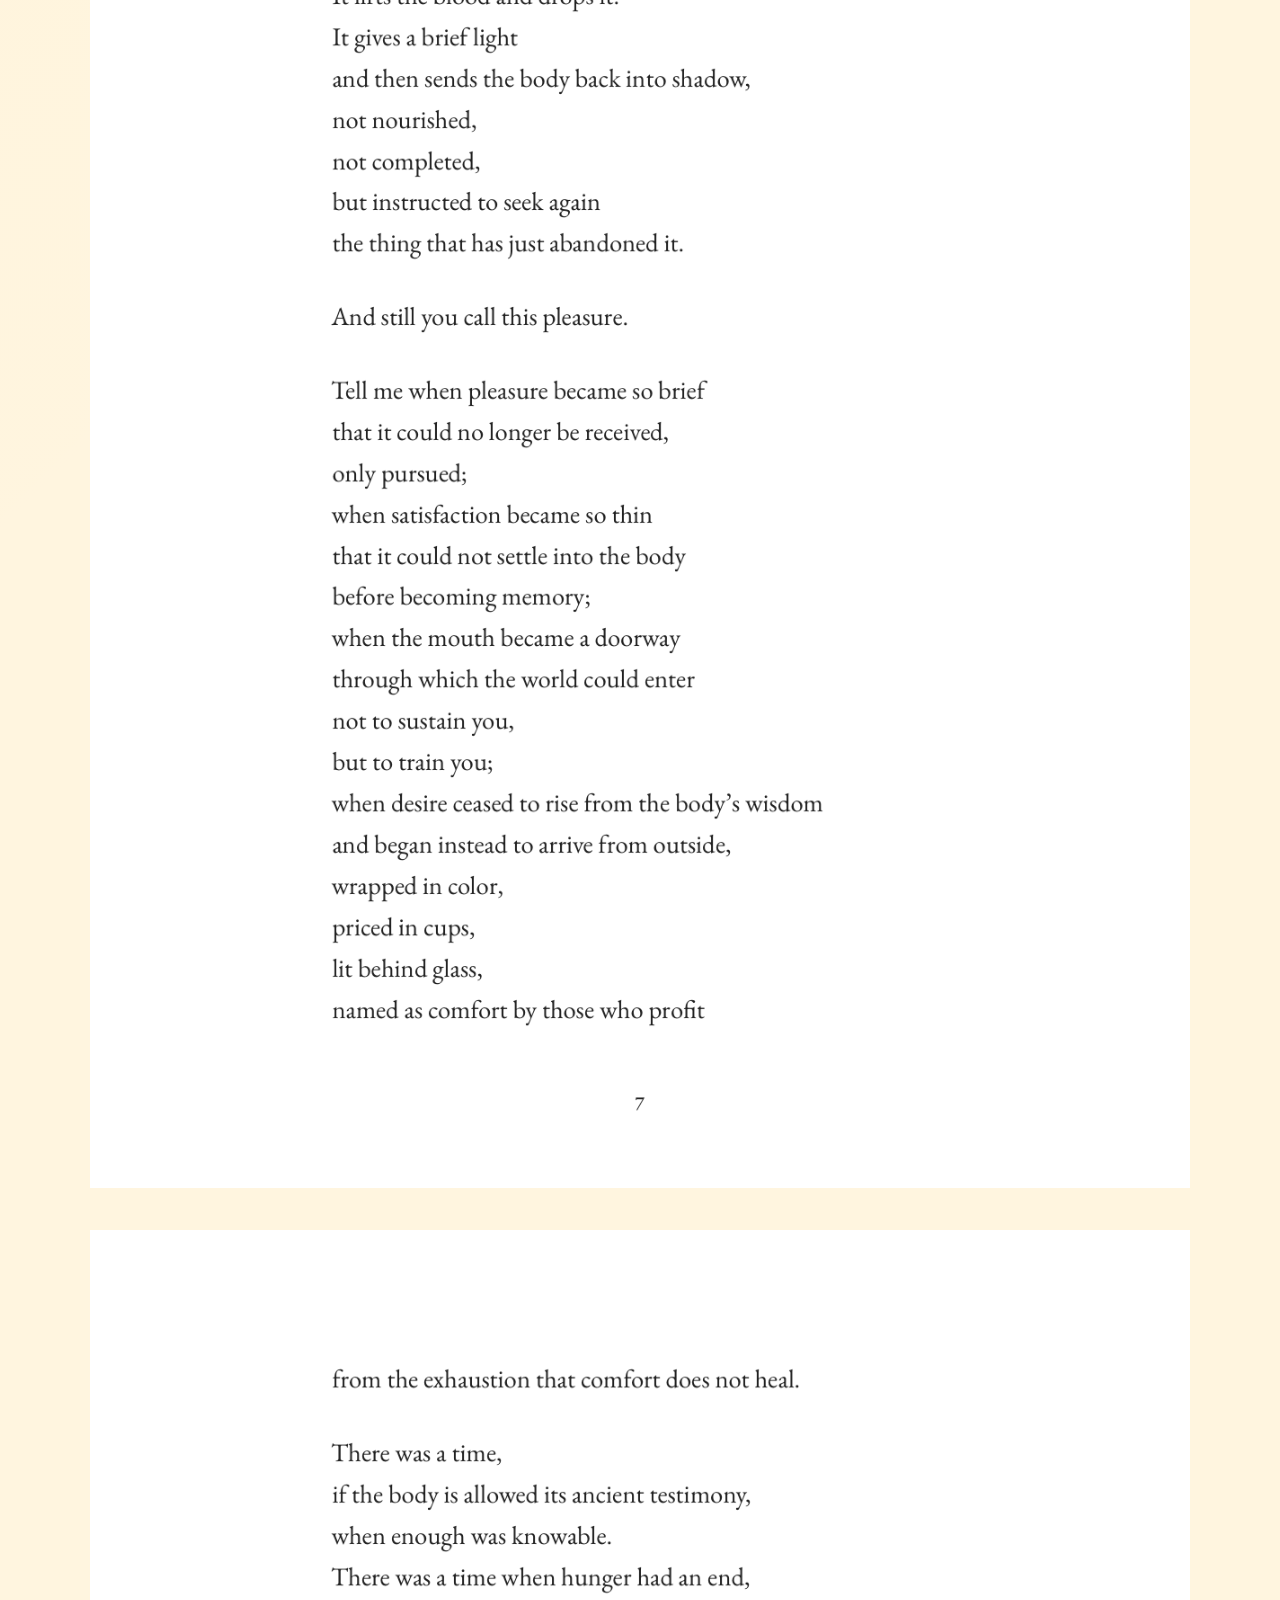
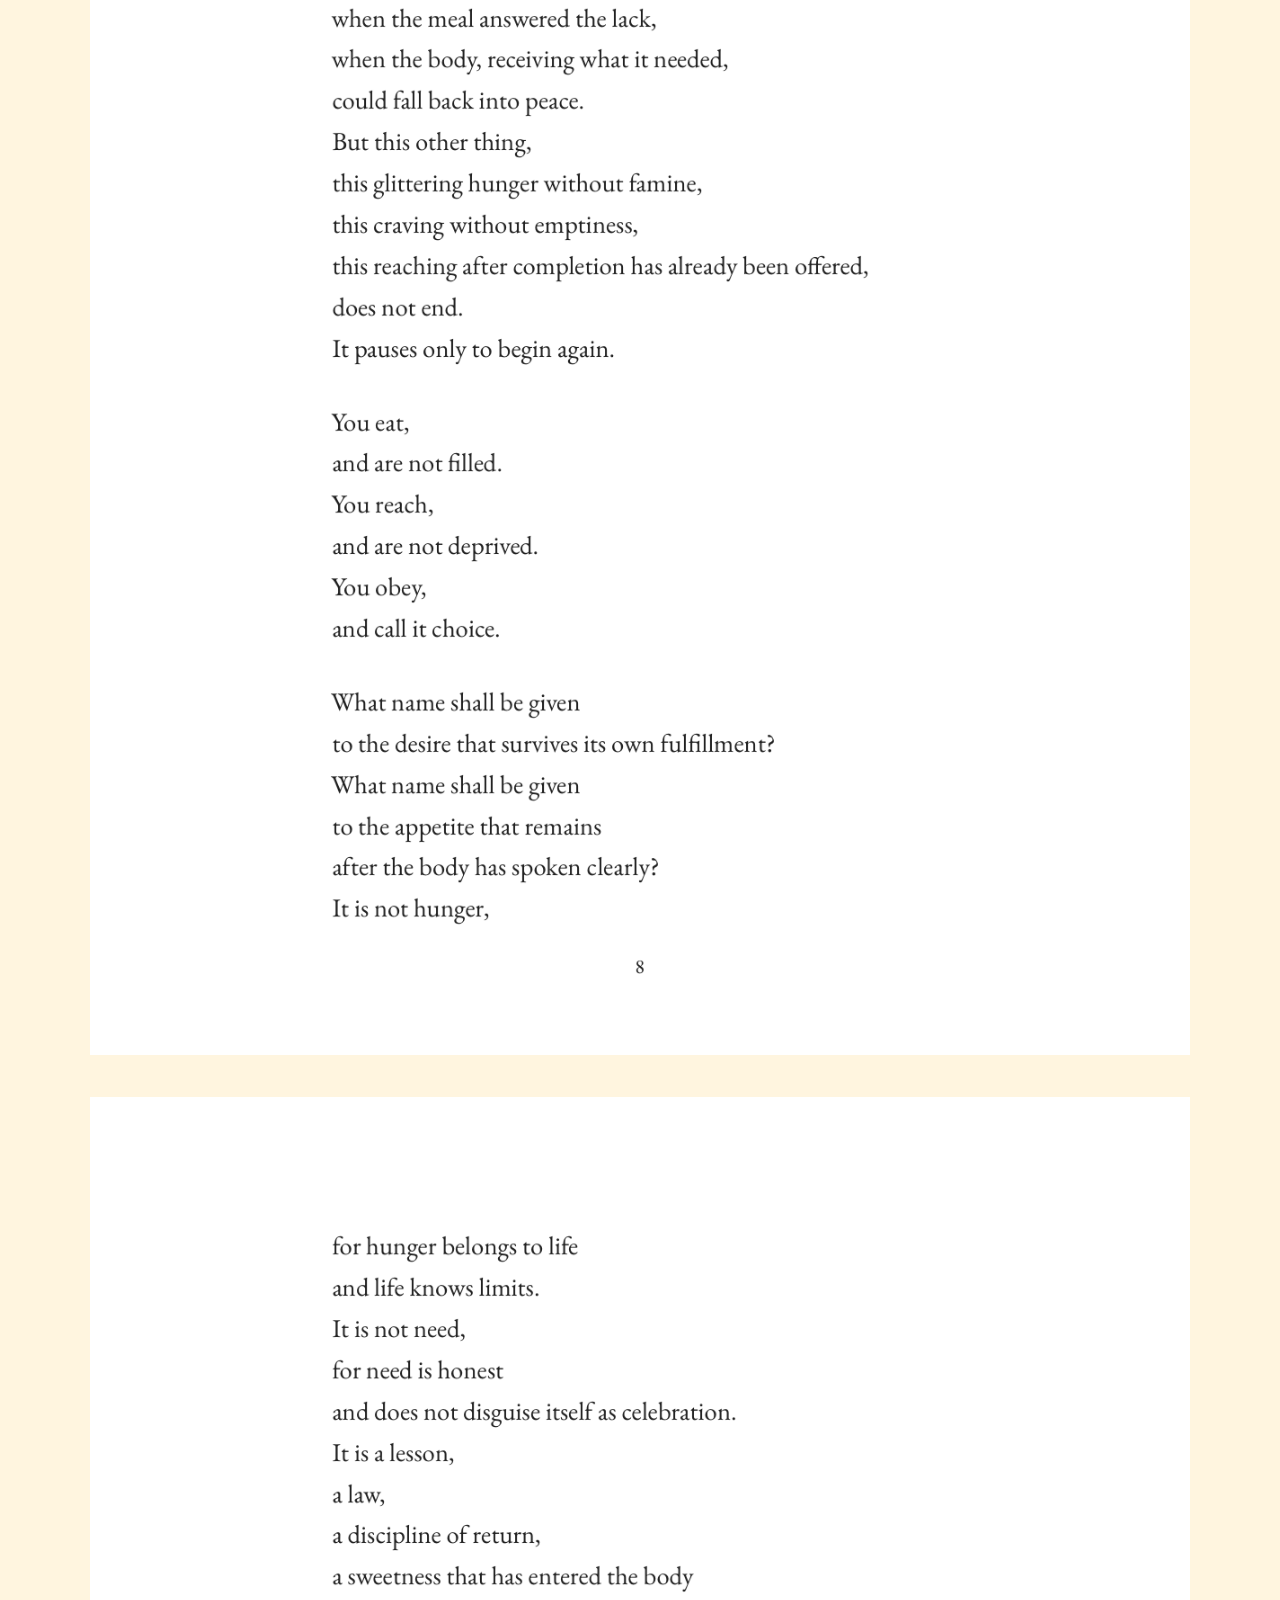
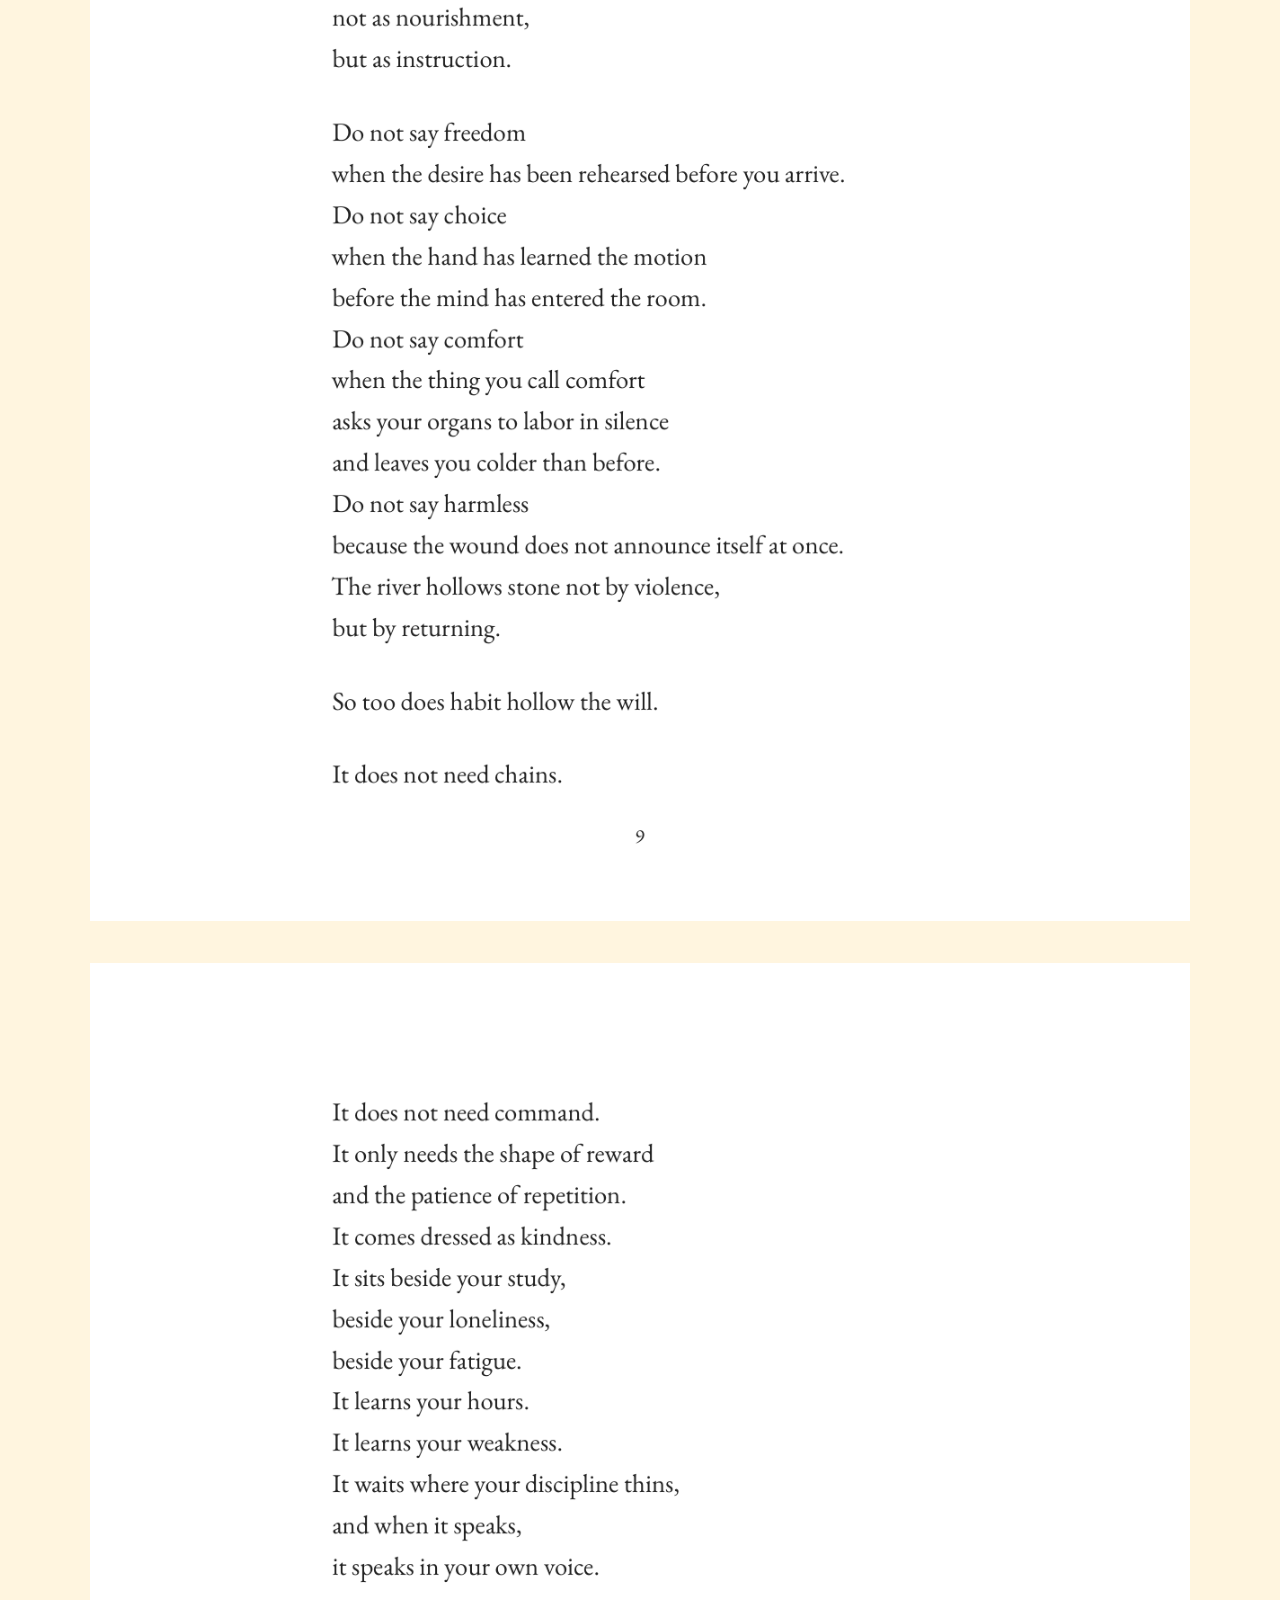
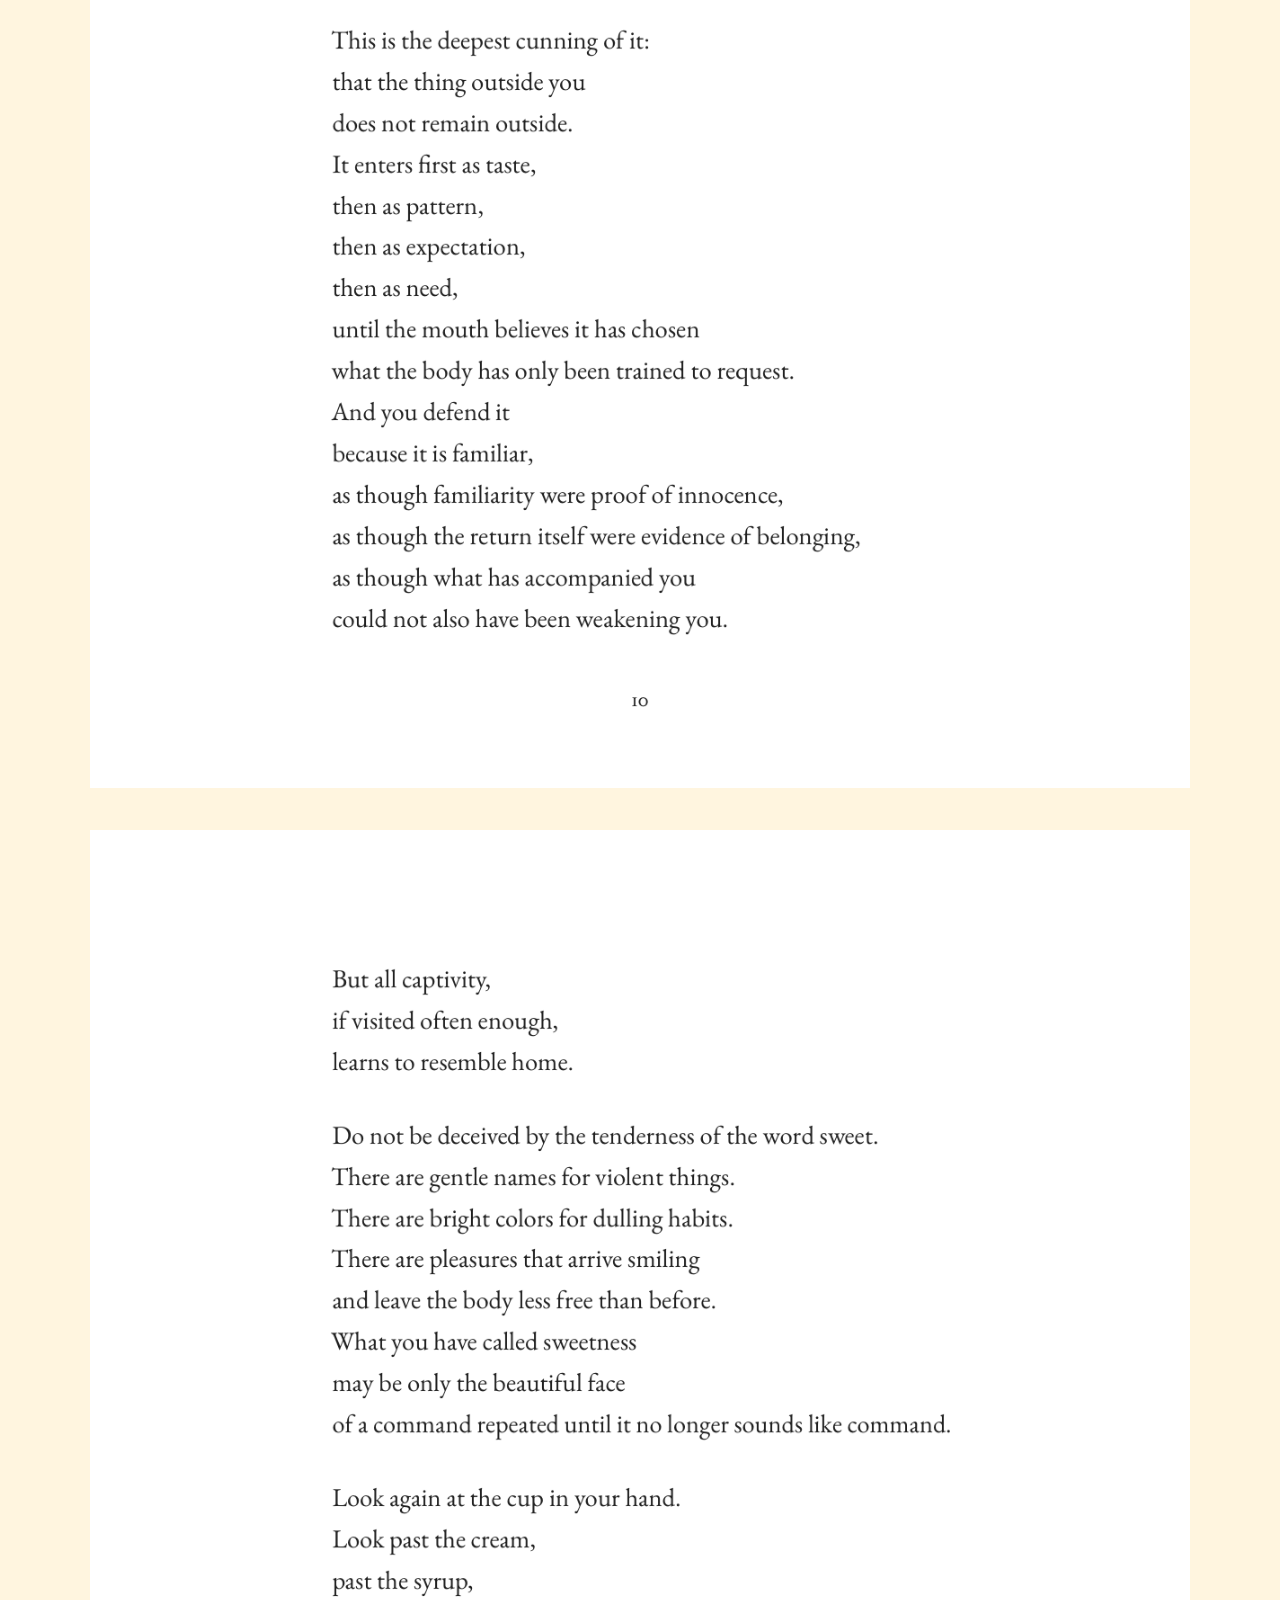
<file: imitation.html>
<!DOCTYPE html>
<html lang="en">
<head>
  <meta charset="UTF-8" />
  <meta name="viewport" content="width=device-width, initial-scale=1.0" />
  <title>Imitation | Ziran Ann Ge WR40 Portfolio</title>
  <link rel="stylesheet" href="style.css" />
</head>

<body class="portfolio-home">
  <nav>
    <a class="logo" href="index.html" aria-label="Ziran Ann Ge home"><img src="assets/ann-ge-logo.png" alt="Ziran Ann Ge" /></a>
    <ul>
      <li><a href="index.html">Cover</a></li>
      <li><a href="reflection.html">Reflection</a></li>
      <li><a href="evidence.html">Evidence</a></li>
      <li><a href="revision.html">Revision</a></li>
      <li><a href="process.html">Process</a></li>
      <li><a class="active" href="imitation.html">Imitation</a></li>
      <li><a href="food-fight.html">Food Fight</a></li>
      <li><a href="sources.html">Sources</a></li>
    </ul>
  </nav>

  <main>
    <section class="portfolio-section assignment-section">
      <div class="section-kicker">Section One</div>
      <h2>Imitation</h2>

      <div class="commentary-panel">
        <h3>Before the Piece</h3>
        <p>
          This assignment matters because it taught me how imitation can carry
          emotion. I was not only copying another writer's style; I was studying
          how rhythm, repetition, intensity, and sentence movement can make a
          reader feel something before the argument becomes explicit.
        </p>
        <p>
          Through imitation, I learned that emotion in writing is not only about
          saying "I feel this." It can be built through another writer's methods:
          where a sentence slows down, where it becomes sharp, where it repeats,
          and where the voice creates pressure.
        </p>
      </div>

      <div class="essay-pages" aria-label="Imitation final draft pages">
        <figure><img src="assets/imitation-pages/imitation-page-1.png" alt="Imitation final draft page 1" /></figure>
        <figure><img src="assets/imitation-pages/imitation-page-2.png" alt="Imitation final draft page 2" /></figure>
        <figure><img src="assets/imitation-pages/imitation-page-3.png" alt="Imitation final draft page 3" /></figure>
        <figure><img src="assets/imitation-pages/imitation-page-4.png" alt="Imitation final draft page 4" /></figure>
        <figure><img src="assets/imitation-pages/imitation-page-5.png" alt="Imitation final draft page 5" /></figure>
        <figure><img src="assets/imitation-pages/imitation-page-6.png" alt="Imitation final draft page 6" /></figure>
        <figure><img src="assets/imitation-pages/imitation-page-7.png" alt="Imitation final draft page 7" /></figure>
        <figure><img src="assets/imitation-pages/imitation-page-8.png" alt="Imitation final draft page 8" /></figure>
        <figure><img src="assets/imitation-pages/imitation-page-9.png" alt="Imitation final draft page 9" /></figure>
        <figure><img src="assets/imitation-pages/imitation-page-10.png" alt="Imitation final draft page 10" /></figure>
        <figure><img src="assets/imitation-pages/imitation-page-11.png" alt="Imitation final draft page 11" /></figure>
        <figure><img src="assets/imitation-pages/imitation-page-12.png" alt="Imitation final draft page 12" /></figure>
        <figure><img src="assets/imitation-pages/imitation-page-13.png" alt="Imitation final draft page 13" /></figure>
        <figure><img src="assets/imitation-pages/imitation-page-14.png" alt="Imitation final draft page 14" /></figure>
        <figure><img src="assets/imitation-pages/imitation-page-15.png" alt="Imitation final draft page 15" /></figure>
        <figure><img src="assets/imitation-pages/imitation-page-16.png" alt="Imitation final draft page 16" /></figure>
        <figure><img src="assets/imitation-pages/imitation-page-17.png" alt="Imitation final draft page 17" /></figure>
        <figure><img src="assets/imitation-pages/imitation-page-18.png" alt="Imitation final draft page 18" /></figure>
        <figure><img src="assets/imitation-pages/imitation-page-19.png" alt="Imitation final draft page 19" /></figure>
      </div>

      <div class="commentary-panel afterword">
        <h3>After the Piece</h3>
        <p>
          From this assignment, I learned how to borrow a writer's technique in
          order to communicate my own emotion. Imitation did not mean losing my
          voice. It helped me understand how another writer's rhythm, line
          breaks, sentence length, and repeated phrases could become tools for
          expressing pressure, nervousness, desire, discomfort, or intensity.
        </p>
        <p>
          This changed my understanding of style. Style is not decoration after
          meaning; it is one of the ways emotion reaches the reader. By imitating
          someone else's method, I learned more clearly what I wanted my own
          writing to make the reader feel.
        </p>
      </div>

      <div class="cover-actions">
        <a class="button" href="food-fight.html">Next: Food Fight</a>
      </div>
    </section>
  </main>
</body>
</html>
</file>
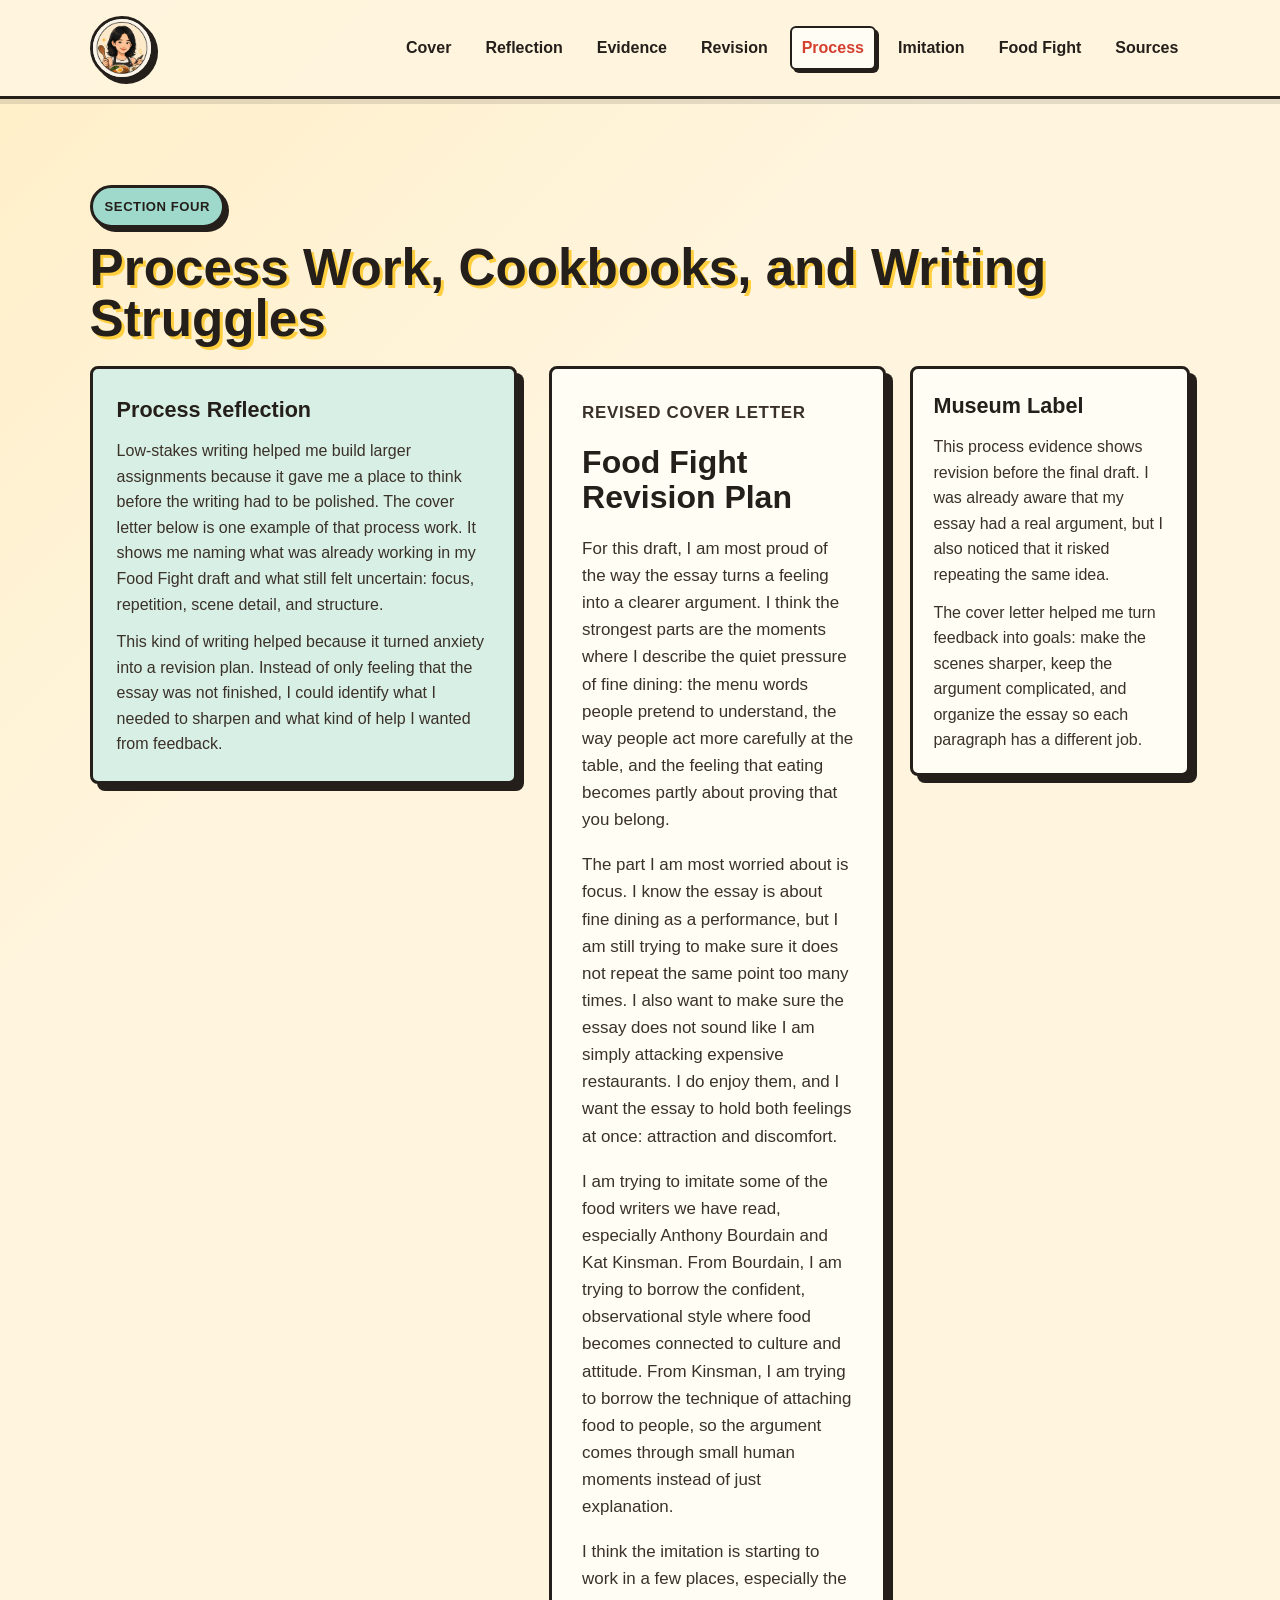
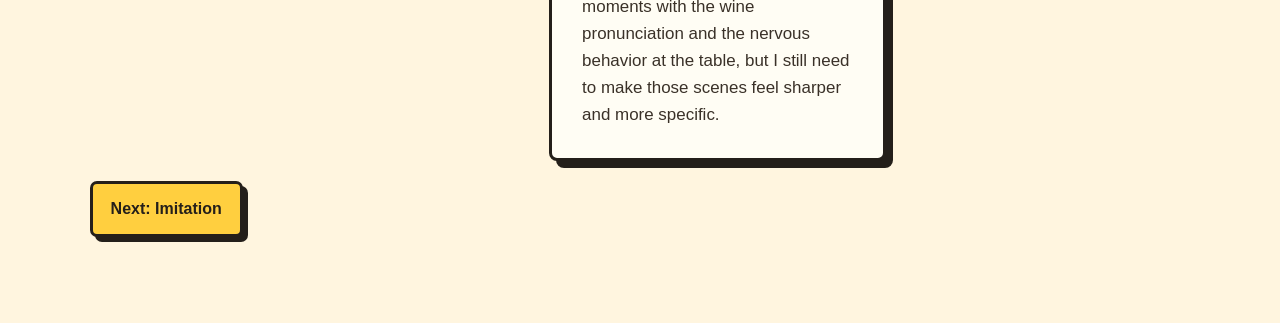
<file: process.html>
<!DOCTYPE html>
<html lang="en">
<head>
  <meta charset="UTF-8" />
  <meta name="viewport" content="width=device-width, initial-scale=1.0" />
  <title>Process Work | Ziran Ann Ge WR40 Portfolio</title>
  <link rel="stylesheet" href="style.css" />
</head>

<body class="portfolio-home">
  <nav>
    <a class="logo" href="index.html" aria-label="Ziran Ann Ge home"><img src="assets/ann-ge-logo.png" alt="Ziran Ann Ge" /></a>
    <ul>
      <li><a href="index.html">Cover</a></li>
      <li><a href="reflection.html">Reflection</a></li>
      <li><a href="evidence.html">Evidence</a></li>
      <li><a href="revision.html">Revision</a></li>
      <li><a class="active" href="process.html">Process</a></li>
      <li><a href="imitation.html">Imitation</a></li>
      <li><a href="food-fight.html">Food Fight</a></li>
      <li><a href="sources.html">Sources</a></li>
    </ul>
  </nav>

  <main>
    <section class="portfolio-section">
      <div class="section-kicker">Section Four</div>
      <h2>Process Work, Cookbooks, and Writing Struggles</h2>

      <div class="process-layout">
        <article class="commentary-panel">
          <h3>Process Reflection</h3>
          <p>
            Low-stakes writing helped me build larger assignments because it gave
            me a place to think before the writing had to be polished. The cover
            letter below is one example of that process work. It shows me naming
            what was already working in my Food Fight draft and what still felt
            uncertain: focus, repetition, scene detail, and structure.
          </p>
          <p>
            This kind of writing helped because it turned anxiety into a revision
            plan. Instead of only feeling that the essay was not finished, I could
            identify what I needed to sharpen and what kind of help I wanted from
            feedback.
          </p>
        </article>

        <article class="evidence-piece process-evidence">
          <div class="artifact-sheet cover-letter-artifact">
            <p class="small">Revised Cover Letter</p>
            <h3>Food Fight Revision Plan</h3>
            <p>
              For this draft, I am most proud of the way the essay turns a
              feeling into a clearer argument. I think the strongest parts are
              the moments where I describe the quiet pressure of fine dining:
              the menu words people pretend to understand, the way people act
              more carefully at the table, and the feeling that eating becomes
              partly about proving that you belong.
            </p>
            <p>
              The part I am most worried about is focus. I know the essay is
              about fine dining as a performance, but I am still trying to make
              sure it does not repeat the same point too many times. I also want
              to make sure the essay does not sound like I am simply attacking
              expensive restaurants. I do enjoy them, and I want the essay to
              hold both feelings at once: attraction and discomfort.
            </p>
            <p>
              I am trying to imitate some of the food writers we have read,
              especially Anthony Bourdain and Kat Kinsman. From Bourdain, I am
              trying to borrow the confident, observational style where food
              becomes connected to culture and attitude. From Kinsman, I am
              trying to borrow the technique of attaching food to people, so the
              argument comes through small human moments instead of just
              explanation.
            </p>
            <p>
              I think the imitation is starting to work in a few places,
              especially the moments with the wine pronunciation and the nervous
              behavior at the table, but I still need to make those scenes feel
              sharper and more specific.
            </p>
          </div>

          <aside class="museum-label">
            <h3>Museum Label</h3>
            <p>
              This process evidence shows revision before the final draft. I was
              already aware that my essay had a real argument, but I also noticed
              that it risked repeating the same idea.
            </p>
            <p>
              The cover letter helped me turn feedback into goals: make the
              scenes sharper, keep the argument complicated, and organize the
              essay so each paragraph has a different job.
            </p>
          </aside>
        </article>
      </div>

      <div class="cover-actions">
        <a class="button" href="imitation.html">Next: Imitation</a>
      </div>
    </section>
  </main>
</body>
</html>
</file>
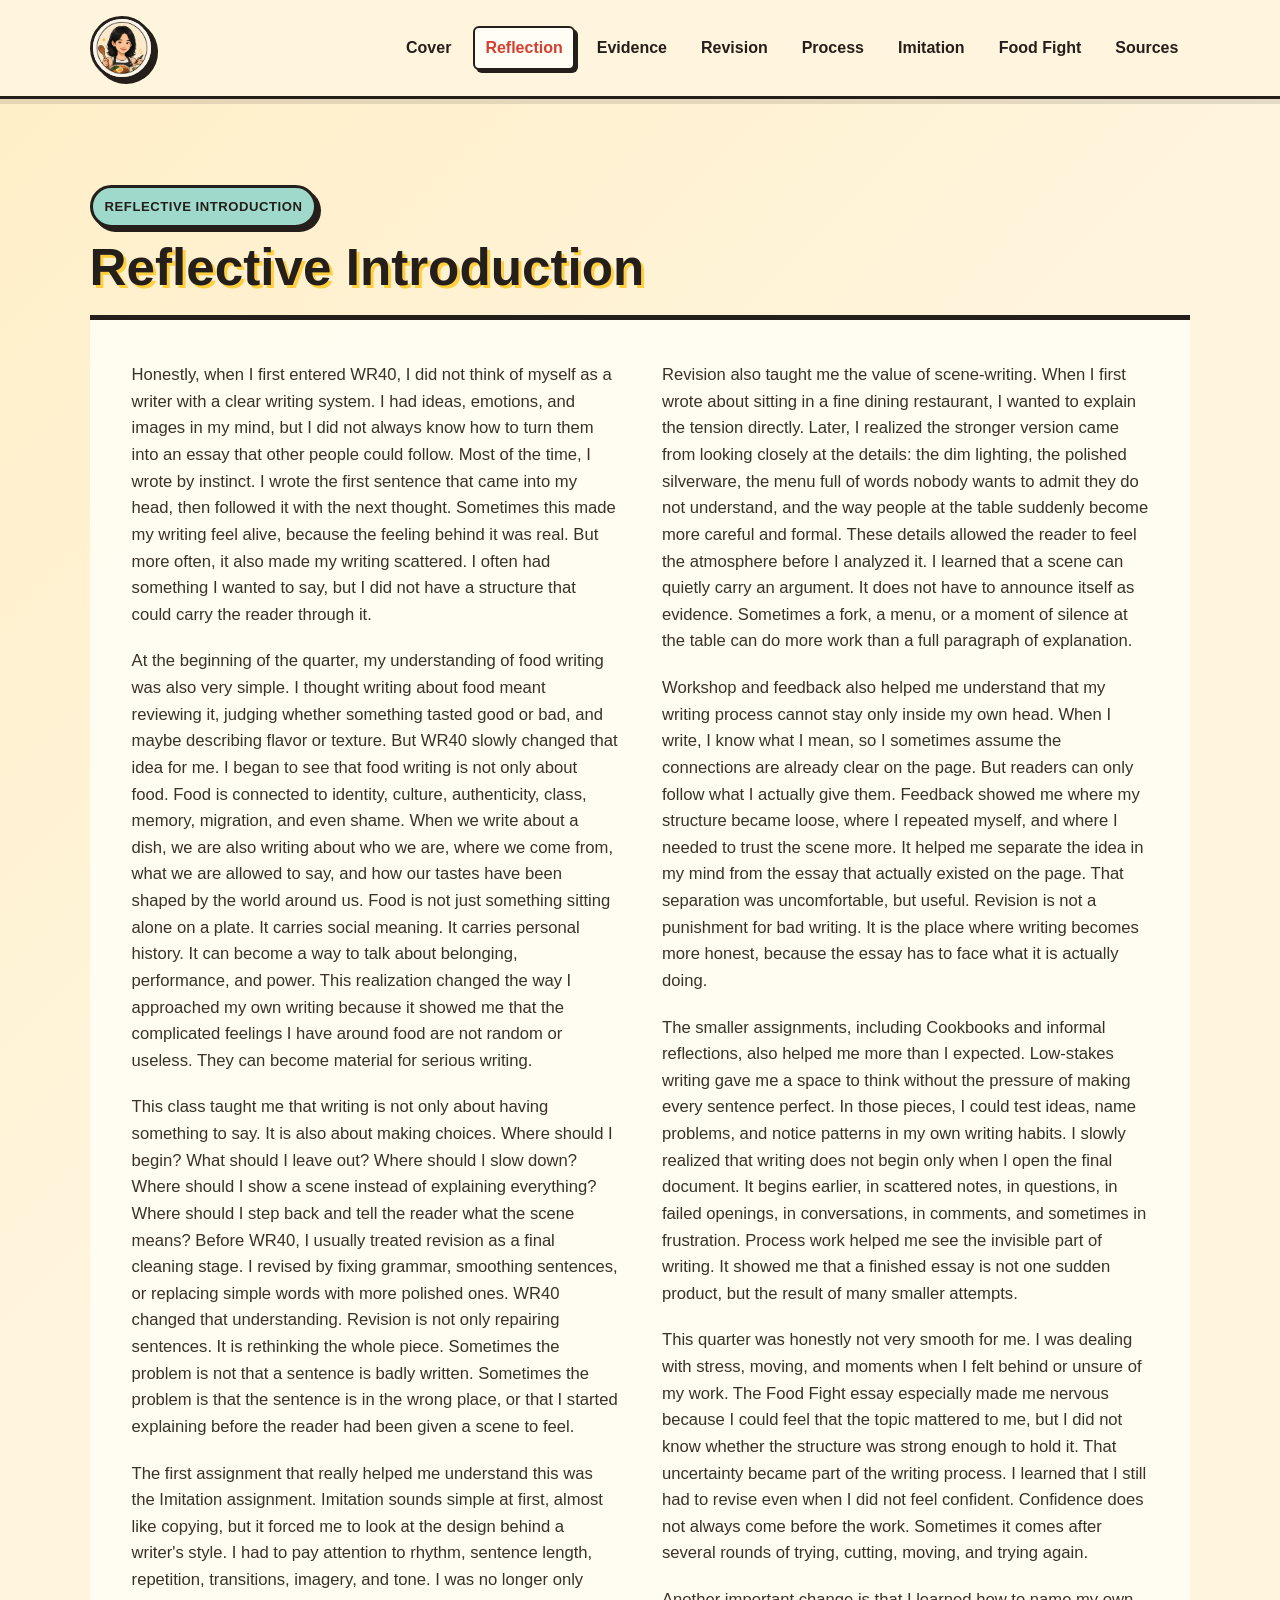
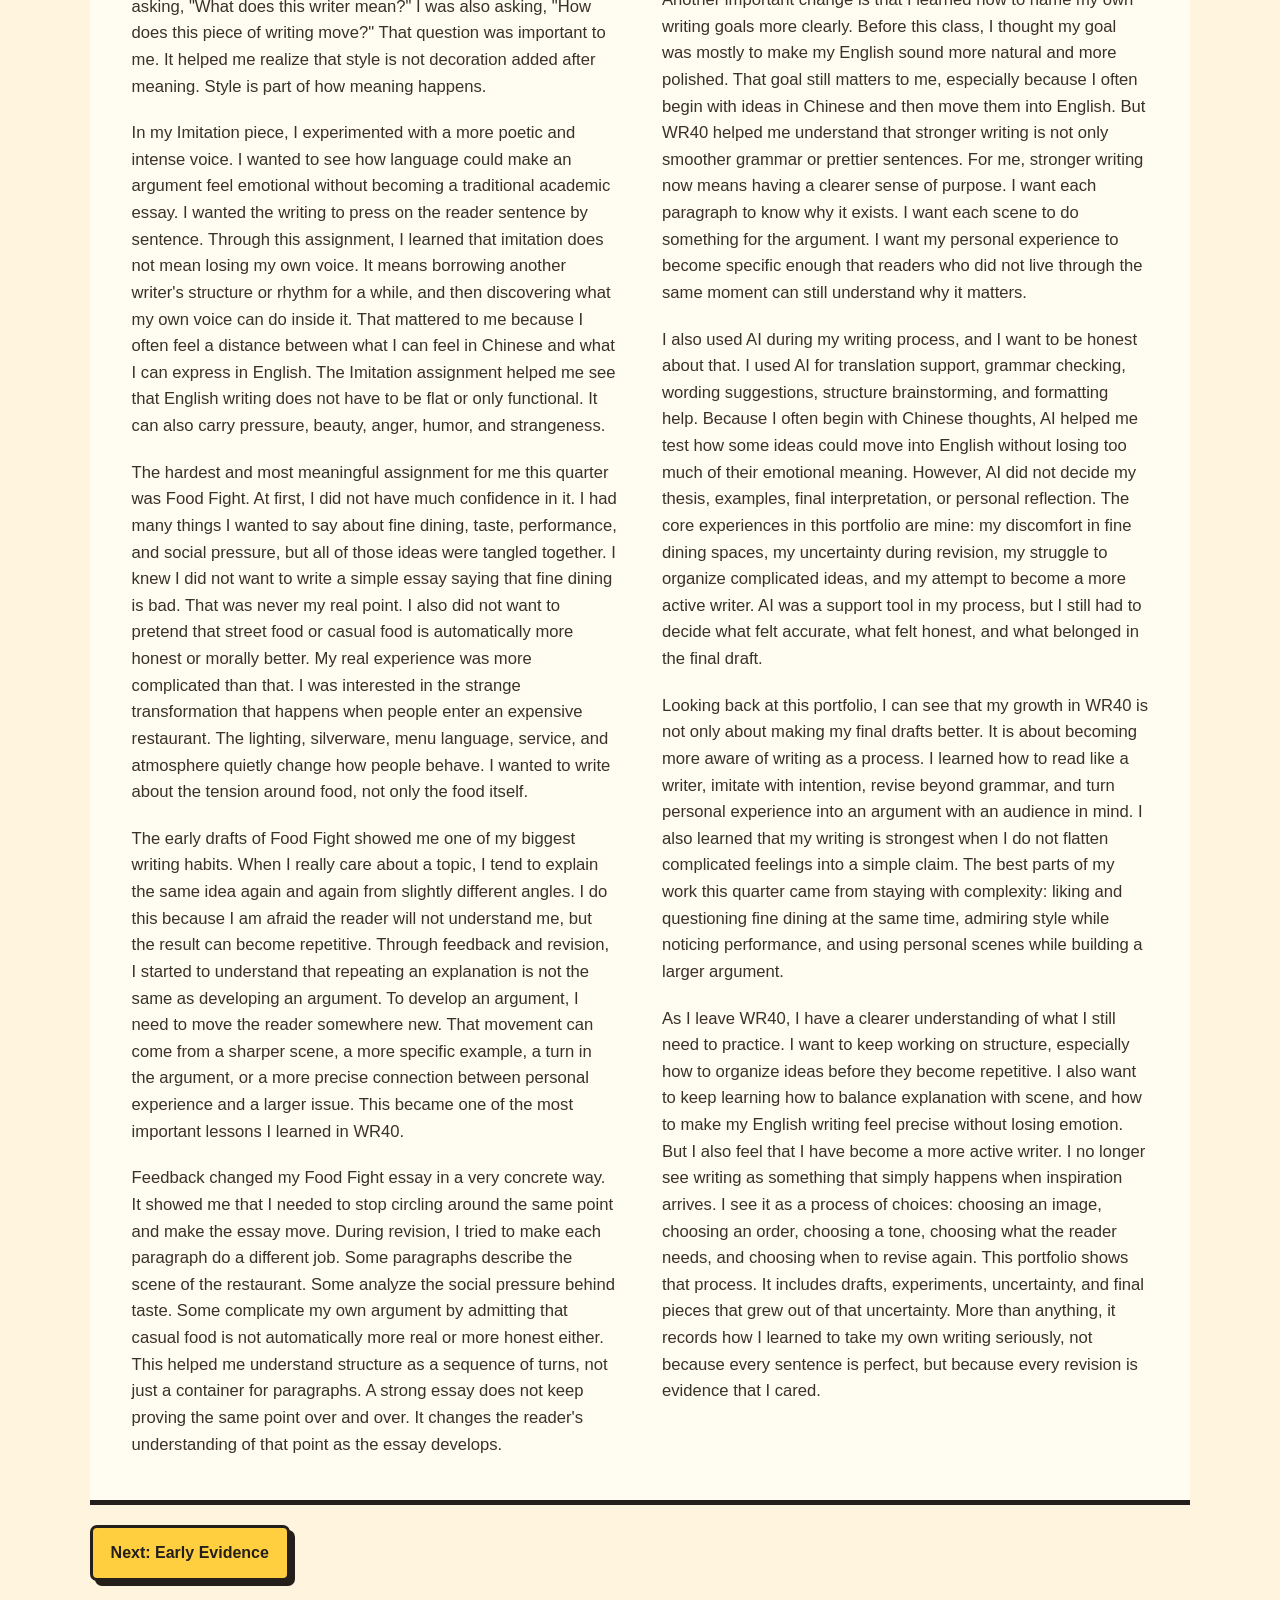
<file: reflection.html>
<!DOCTYPE html>
<html lang="en">
<head>
  <meta charset="UTF-8" />
  <meta name="viewport" content="width=device-width, initial-scale=1.0" />
  <title>Reflective Introduction | Ziran Ann Ge WR40 Portfolio</title>
  <link rel="stylesheet" href="style.css" />
</head>

<body class="portfolio-home">
  <nav>
    <a class="logo" href="index.html" aria-label="Ziran Ann Ge home"><img src="assets/ann-ge-logo.png" alt="Ziran Ann Ge" /></a>
    <ul>
      <li><a href="index.html">Cover</a></li>
      <li><a class="active" href="reflection.html">Reflection</a></li>
      <li><a href="evidence.html">Evidence</a></li>
      <li><a href="revision.html">Revision</a></li>
      <li><a href="process.html">Process</a></li>
      <li><a href="imitation.html">Imitation</a></li>
      <li><a href="food-fight.html">Food Fight</a></li>
      <li><a href="sources.html">Sources</a></li>
    </ul>
  </nav>

  <main>
    <section class="portfolio-section">
      <div class="section-kicker">Reflective Introduction</div>
      <h2>Reflective Introduction</h2>

      <article class="magazine-essay">
        <p>
          Honestly, when I first entered WR40, I did not think of myself as a
          writer with a clear writing system. I had ideas, emotions, and images
          in my mind, but I did not always know how to turn them into an essay
          that other people could follow. Most of the time, I wrote by instinct.
          I wrote the first sentence that came into my head, then followed it
          with the next thought. Sometimes this made my writing feel alive,
          because the feeling behind it was real. But more often, it also made my
          writing scattered. I often had something I wanted to say, but I did not
          have a structure that could carry the reader through it.
        </p>

        <p>
          At the beginning of the quarter, my understanding of food writing was
          also very simple. I thought writing about food meant reviewing it,
          judging whether something tasted good or bad, and maybe describing
          flavor or texture. But WR40 slowly changed that idea for me. I began to
          see that food writing is not only about food. Food is connected to
          identity, culture, authenticity, class, memory, migration, and even
          shame. When we write about a dish, we are also writing about who we are,
          where we come from, what we are allowed to say, and how our tastes have
          been shaped by the world around us. Food is not just something sitting
          alone on a plate. It carries social meaning. It carries personal
          history. It can become a way to talk about belonging, performance, and
          power. This realization changed the way I approached my own writing
          because it showed me that the complicated feelings I have around food
          are not random or useless. They can become material for serious writing.
        </p>

        <p>
          This class taught me that writing is not only about having something
          to say. It is also about making choices. Where should I begin? What
          should I leave out? Where should I slow down? Where should I show a
          scene instead of explaining everything? Where should I step back and
          tell the reader what the scene means? Before WR40, I usually treated
          revision as a final cleaning stage. I revised by fixing grammar,
          smoothing sentences, or replacing simple words with more polished ones.
          WR40 changed that understanding. Revision is not only repairing
          sentences. It is rethinking the whole piece. Sometimes the problem is
          not that a sentence is badly written. Sometimes the problem is that the
          sentence is in the wrong place, or that I started explaining before the
          reader had been given a scene to feel.
        </p>

        <p>
          The first assignment that really helped me understand this was the
          Imitation assignment. Imitation sounds simple at first, almost like
          copying, but it forced me to look at the design behind a writer's
          style. I had to pay attention to rhythm, sentence length, repetition,
          transitions, imagery, and tone. I was no longer only asking, "What does
          this writer mean?" I was also asking, "How does this piece of writing
          move?" That question was important to me. It helped me realize that
          style is not decoration added after meaning. Style is part of how
          meaning happens.
        </p>

        <p>
          In my Imitation piece, I experimented with a more poetic and intense
          voice. I wanted to see how language could make an argument feel
          emotional without becoming a traditional academic essay. I wanted the
          writing to press on the reader sentence by sentence. Through this
          assignment, I learned that imitation does not mean losing my own voice.
          It means borrowing another writer's structure or rhythm for a while,
          and then discovering what my own voice can do inside it. That mattered
          to me because I often feel a distance between what I can feel in
          Chinese and what I can express in English. The Imitation assignment
          helped me see that English writing does not have to be flat or only
          functional. It can also carry pressure, beauty, anger, humor, and
          strangeness.
        </p>

        <p>
          The hardest and most meaningful assignment for me this quarter was
          Food Fight. At first, I did not have much confidence in it. I had many
          things I wanted to say about fine dining, taste, performance, and
          social pressure, but all of those ideas were tangled together. I knew I
          did not want to write a simple essay saying that fine dining is bad.
          That was never my real point. I also did not want to pretend that
          street food or casual food is automatically more honest or morally
          better. My real experience was more complicated than that. I was
          interested in the strange transformation that happens when people enter
          an expensive restaurant. The lighting, silverware, menu language,
          service, and atmosphere quietly change how people behave. I wanted to
          write about the tension around food, not only the food itself.
        </p>

        <p>
          The early drafts of Food Fight showed me one of my biggest writing
          habits. When I really care about a topic, I tend to explain the same
          idea again and again from slightly different angles. I do this because
          I am afraid the reader will not understand me, but the result can
          become repetitive. Through feedback and revision, I started to
          understand that repeating an explanation is not the same as developing
          an argument. To develop an argument, I need to move the reader
          somewhere new. That movement can come from a sharper scene, a more
          specific example, a turn in the argument, or a more precise connection
          between personal experience and a larger issue. This became one of the
          most important lessons I learned in WR40.
        </p>

        <p>
          Feedback changed my Food Fight essay in a very concrete way. It showed
          me that I needed to stop circling around the same point and make the
          essay move. During revision, I tried to make each paragraph do a
          different job. Some paragraphs describe the scene of the restaurant.
          Some analyze the social pressure behind taste. Some complicate my own
          argument by admitting that casual food is not automatically more real
          or more honest either. This helped me understand structure as a
          sequence of turns, not just a container for paragraphs. A strong essay
          does not keep proving the same point over and over. It changes the
          reader's understanding of that point as the essay develops.
        </p>

        <p>
          Revision also taught me the value of scene-writing. When I first wrote
          about sitting in a fine dining restaurant, I wanted to explain the
          tension directly. Later, I realized the stronger version came from
          looking closely at the details: the dim lighting, the polished
          silverware, the menu full of words nobody wants to admit they do not
          understand, and the way people at the table suddenly become more
          careful and formal. These details allowed the reader to feel the
          atmosphere before I analyzed it. I learned that a scene can quietly
          carry an argument. It does not have to announce itself as evidence.
          Sometimes a fork, a menu, or a moment of silence at the table can do
          more work than a full paragraph of explanation.
        </p>

        <p>
          Workshop and feedback also helped me understand that my writing
          process cannot stay only inside my own head. When I write, I know what
          I mean, so I sometimes assume the connections are already clear on the
          page. But readers can only follow what I actually give them. Feedback
          showed me where my structure became loose, where I repeated myself,
          and where I needed to trust the scene more. It helped me separate the
          idea in my mind from the essay that actually existed on the page. That
          separation was uncomfortable, but useful. Revision is not a punishment
          for bad writing. It is the place where writing becomes more honest,
          because the essay has to face what it is actually doing.
        </p>

        <p>
          The smaller assignments, including Cookbooks and informal reflections,
          also helped me more than I expected. Low-stakes writing gave me a
          space to think without the pressure of making every sentence perfect.
          In those pieces, I could test ideas, name problems, and notice patterns
          in my own writing habits. I slowly realized that writing does not begin
          only when I open the final document. It begins earlier, in scattered
          notes, in questions, in failed openings, in conversations, in comments,
          and sometimes in frustration. Process work helped me see the invisible
          part of writing. It showed me that a finished essay is not one sudden
          product, but the result of many smaller attempts.
        </p>

        <p>
          This quarter was honestly not very smooth for me. I was dealing with
          stress, moving, and moments when I felt behind or unsure of my work.
          The Food Fight essay especially made me nervous because I could feel
          that the topic mattered to me, but I did not know whether the structure
          was strong enough to hold it. That uncertainty became part of the
          writing process. I learned that I still had to revise even when I did
          not feel confident. Confidence does not always come before the work.
          Sometimes it comes after several rounds of trying, cutting, moving, and
          trying again.
        </p>

        <p>
          Another important change is that I learned how to name my own writing
          goals more clearly. Before this class, I thought my goal was mostly to
          make my English sound more natural and more polished. That goal still
          matters to me, especially because I often begin with ideas in Chinese
          and then move them into English. But WR40 helped me understand that
          stronger writing is not only smoother grammar or prettier sentences.
          For me, stronger writing now means having a clearer sense of purpose.
          I want each paragraph to know why it exists. I want each scene to do
          something for the argument. I want my personal experience to become
          specific enough that readers who did not live through the same moment
          can still understand why it matters.
        </p>

        <p>
          I also used AI during my writing process, and I want to be honest about
          that. I used AI for translation support, grammar checking, wording
          suggestions, structure brainstorming, and formatting help. Because I
          often begin with Chinese thoughts, AI helped me test how some ideas
          could move into English without losing too much of their emotional
          meaning. However, AI did not decide my thesis, examples, final
          interpretation, or personal reflection. The core experiences in this
          portfolio are mine: my discomfort in fine dining spaces, my uncertainty
          during revision, my struggle to organize complicated ideas, and my
          attempt to become a more active writer. AI was a support tool in my
          process, but I still had to decide what felt accurate, what felt
          honest, and what belonged in the final draft.
        </p>

        <p>
          Looking back at this portfolio, I can see that my growth in WR40 is not
          only about making my final drafts better. It is about becoming more
          aware of writing as a process. I learned how to read like a writer,
          imitate with intention, revise beyond grammar, and turn personal
          experience into an argument with an audience in mind. I also learned
          that my writing is strongest when I do not flatten complicated feelings
          into a simple claim. The best parts of my work this quarter came from
          staying with complexity: liking and questioning fine dining at the same
          time, admiring style while noticing performance, and using personal
          scenes while building a larger argument.
        </p>

        <p>
          As I leave WR40, I have a clearer understanding of what I still need to
          practice. I want to keep working on structure, especially how to
          organize ideas before they become repetitive. I also want to keep
          learning how to balance explanation with scene, and how to make my
          English writing feel precise without losing emotion. But I also feel
          that I have become a more active writer. I no longer see writing as
          something that simply happens when inspiration arrives. I see it as a
          process of choices: choosing an image, choosing an order, choosing a
          tone, choosing what the reader needs, and choosing when to revise again.
          This portfolio shows that process. It includes drafts, experiments,
          uncertainty, and final pieces that grew out of that uncertainty. More
          than anything, it records how I learned to take my own writing
          seriously, not because every sentence is perfect, but because every
          revision is evidence that I cared.
        </p>
      </article>

      <div class="cover-actions">
        <a class="button" href="evidence.html">Next: Early Evidence</a>
      </div>
    </section>
  </main>
</body>
</html>
</file>
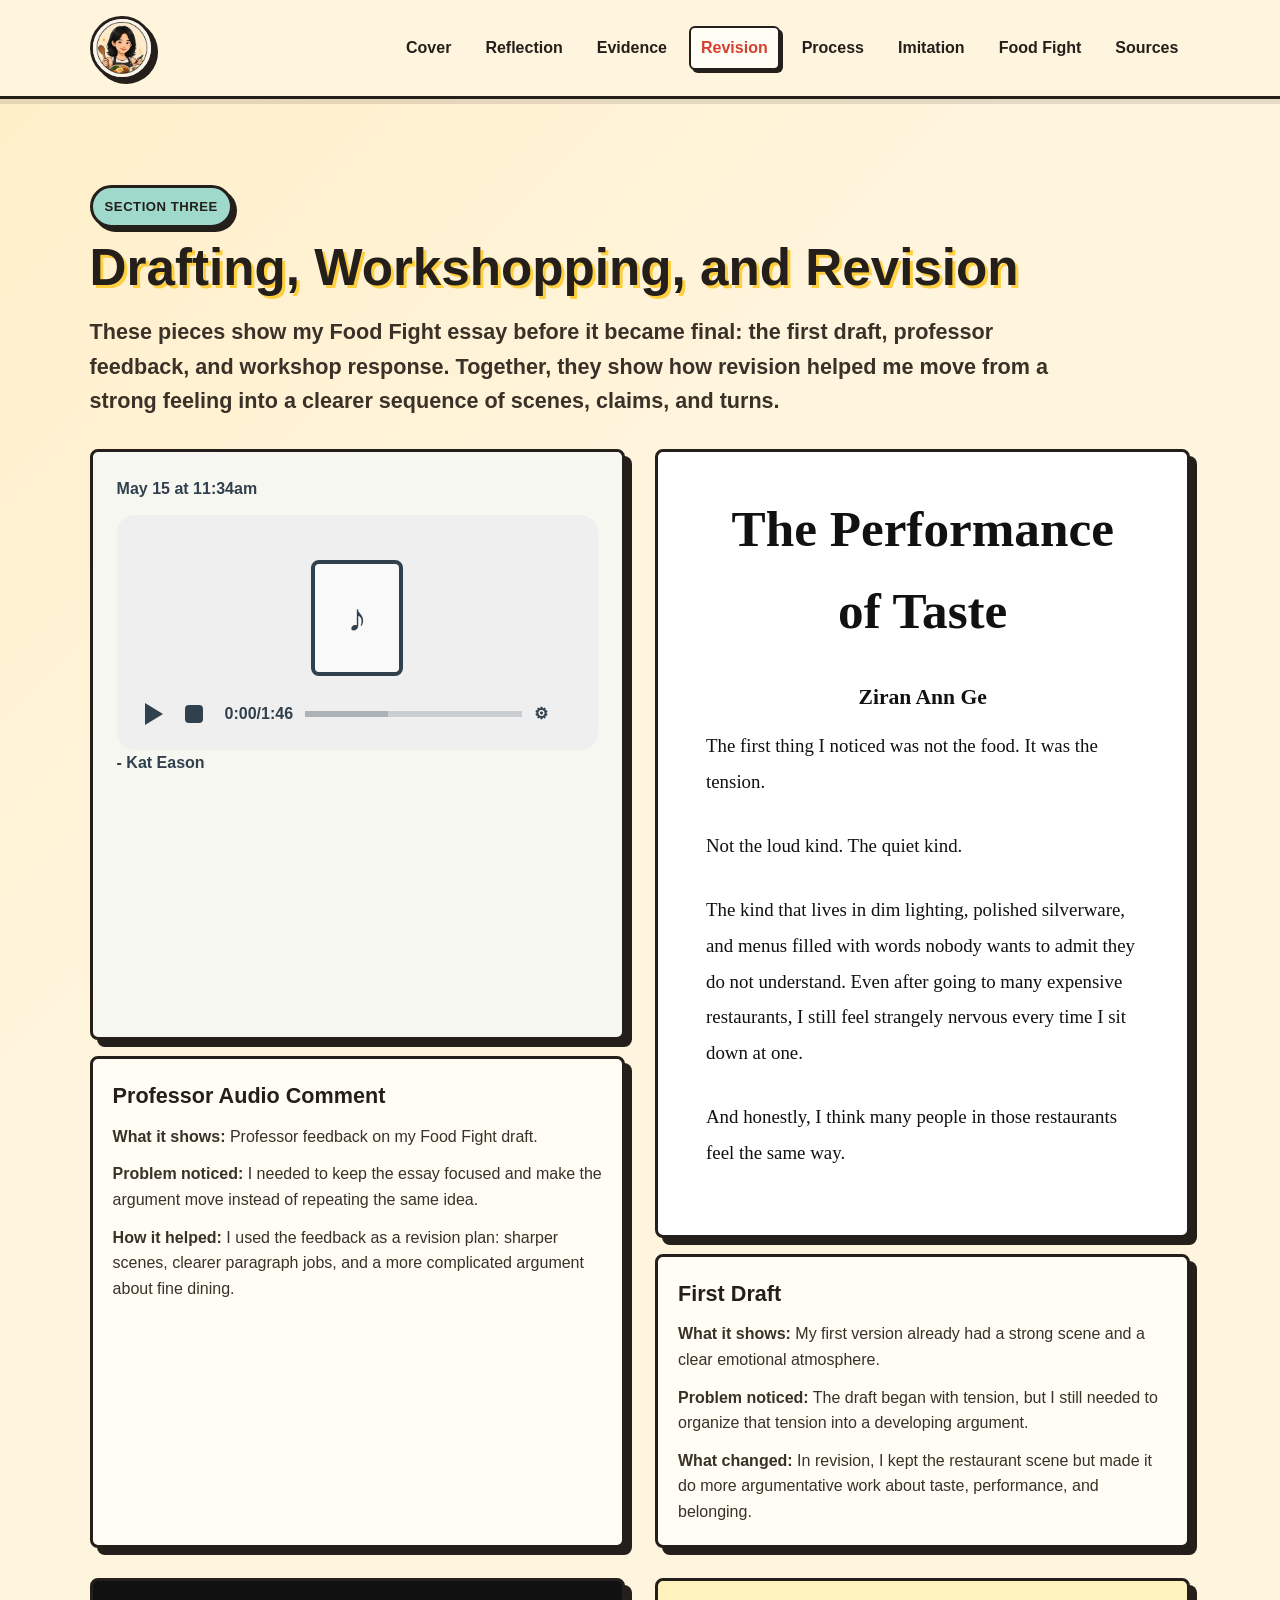
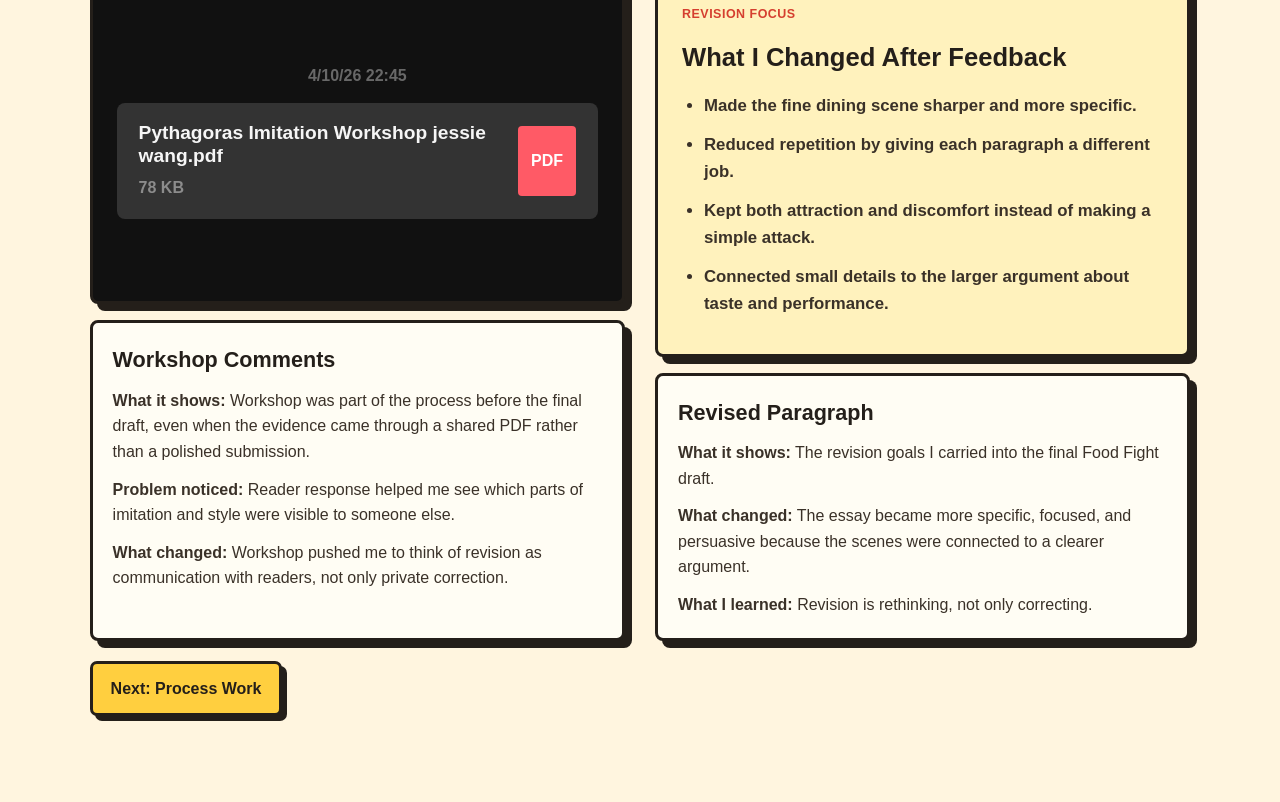
<file: revision.html>
<!DOCTYPE html>
<html lang="en">
<head>
  <meta charset="UTF-8" />
  <meta name="viewport" content="width=device-width, initial-scale=1.0" />
  <title>Revision Evidence | Ziran Ann Ge WR40 Portfolio</title>
  <link rel="stylesheet" href="style.css" />
</head>

<body class="portfolio-home">
  <nav>
    <a class="logo" href="index.html" aria-label="Ziran Ann Ge home"><img src="assets/ann-ge-logo.png" alt="Ziran Ann Ge" /></a>
    <ul>
      <li><a href="index.html">Cover</a></li>
      <li><a href="reflection.html">Reflection</a></li>
      <li><a href="evidence.html">Evidence</a></li>
      <li><a class="active" href="revision.html">Revision</a></li>
      <li><a href="process.html">Process</a></li>
      <li><a href="imitation.html">Imitation</a></li>
      <li><a href="food-fight.html">Food Fight</a></li>
      <li><a href="sources.html">Sources</a></li>
    </ul>
  </nav>

  <main>
    <section class="portfolio-section">
      <div class="section-kicker">Section Three</div>
      <h2>Drafting, Workshopping, and Revision</h2>
      <p class="section-note">
        These pieces show my Food Fight essay before it became final: the first
        draft, professor feedback, and workshop response. Together, they show how
        revision helped me move from a strong feeling into a clearer sequence of
        scenes, claims, and turns.
      </p>

      <div class="exhibit-grid">
        <article class="evidence-slot">
          <div class="screenshot-card audio-feedback-card">
            <p class="screenshot-date">May 15 at 11:34am</p>
            <div class="audio-player-mock">
              <div class="audio-file-icon">♪</div>
              <div class="audio-controls">
                <span class="play-triangle"></span>
                <span class="speaker-icon"></span>
                <span>0:00/1:46</span>
                <span class="audio-line"><span></span></span>
                <span class="gear-dot">⚙</span>
              </div>
            </div>
            <p class="screenshot-credit">- Kat Eason</p>
          </div>
          <div class="museum-label">
            <h3>Professor Audio Comment</h3>
            <p><strong>What it shows:</strong> Professor feedback on my Food Fight draft.</p>
            <p><strong>Problem noticed:</strong> I needed to keep the essay focused and make the argument move instead of repeating the same idea.</p>
            <p><strong>How it helped:</strong> I used the feedback as a revision plan: sharper scenes, clearer paragraph jobs, and a more complicated argument about fine dining.</p>
          </div>
        </article>

        <article class="evidence-slot">
          <div class="screenshot-card draft-page-preview">
            <p class="draft-title">The Performance of Taste</p>
            <p class="draft-author">Ziran Ann Ge</p>
            <p>The first thing I noticed was not the food. It was the tension.</p>
            <p>Not the loud kind. The quiet kind.</p>
            <p>
              The kind that lives in dim lighting, polished silverware, and menus
              filled with words nobody wants to admit they do not understand.
              Even after going to many expensive restaurants, I still feel
              strangely nervous every time I sit down at one.
            </p>
            <p>
              And honestly, I think many people in those restaurants feel the
              same way.
            </p>
          </div>
          <div class="museum-label">
            <h3>First Draft</h3>
            <p><strong>What it shows:</strong> My first version already had a strong scene and a clear emotional atmosphere.</p>
            <p><strong>Problem noticed:</strong> The draft began with tension, but I still needed to organize that tension into a developing argument.</p>
            <p><strong>What changed:</strong> In revision, I kept the restaurant scene but made it do more argumentative work about taste, performance, and belonging.</p>
          </div>
        </article>

        <article class="evidence-slot">
          <div class="screenshot-card workshop-file-card">
            <p class="chat-date">4/10/26 22:45</p>
            <div class="pdf-message">
              <div>
                <h3>Pythagoras Imitation Workshop jessie wang.pdf</h3>
                <p>78 KB</p>
              </div>
              <div class="pdf-icon">PDF</div>
            </div>
          </div>
          <div class="museum-label">
            <h3>Workshop Comments</h3>
            <p><strong>What it shows:</strong> Workshop was part of the process before the final draft, even when the evidence came through a shared PDF rather than a polished submission.</p>
            <p><strong>Problem noticed:</strong> Reader response helped me see which parts of imitation and style were visible to someone else.</p>
            <p><strong>What changed:</strong> Workshop pushed me to think of revision as communication with readers, not only private correction.</p>
          </div>
        </article>

        <article class="evidence-slot">
          <div class="screenshot-card revision-summary-card">
            <p class="small">Revision Focus</p>
            <h3>What I Changed After Feedback</h3>
            <ul>
              <li>Made the fine dining scene sharper and more specific.</li>
              <li>Reduced repetition by giving each paragraph a different job.</li>
              <li>Kept both attraction and discomfort instead of making a simple attack.</li>
              <li>Connected small details to the larger argument about taste and performance.</li>
            </ul>
          </div>
          <div class="museum-label">
            <h3>Revised Paragraph</h3>
            <p><strong>What it shows:</strong> The revision goals I carried into the final Food Fight draft.</p>
            <p><strong>What changed:</strong> The essay became more specific, focused, and persuasive because the scenes were connected to a clearer argument.</p>
            <p><strong>What I learned:</strong> Revision is rethinking, not only correcting.</p>
          </div>
        </article>
      </div>

      <div class="cover-actions">
        <a class="button" href="process.html">Next: Process Work</a>
      </div>
    </section>
  </main>
</body>
</html>
</file>
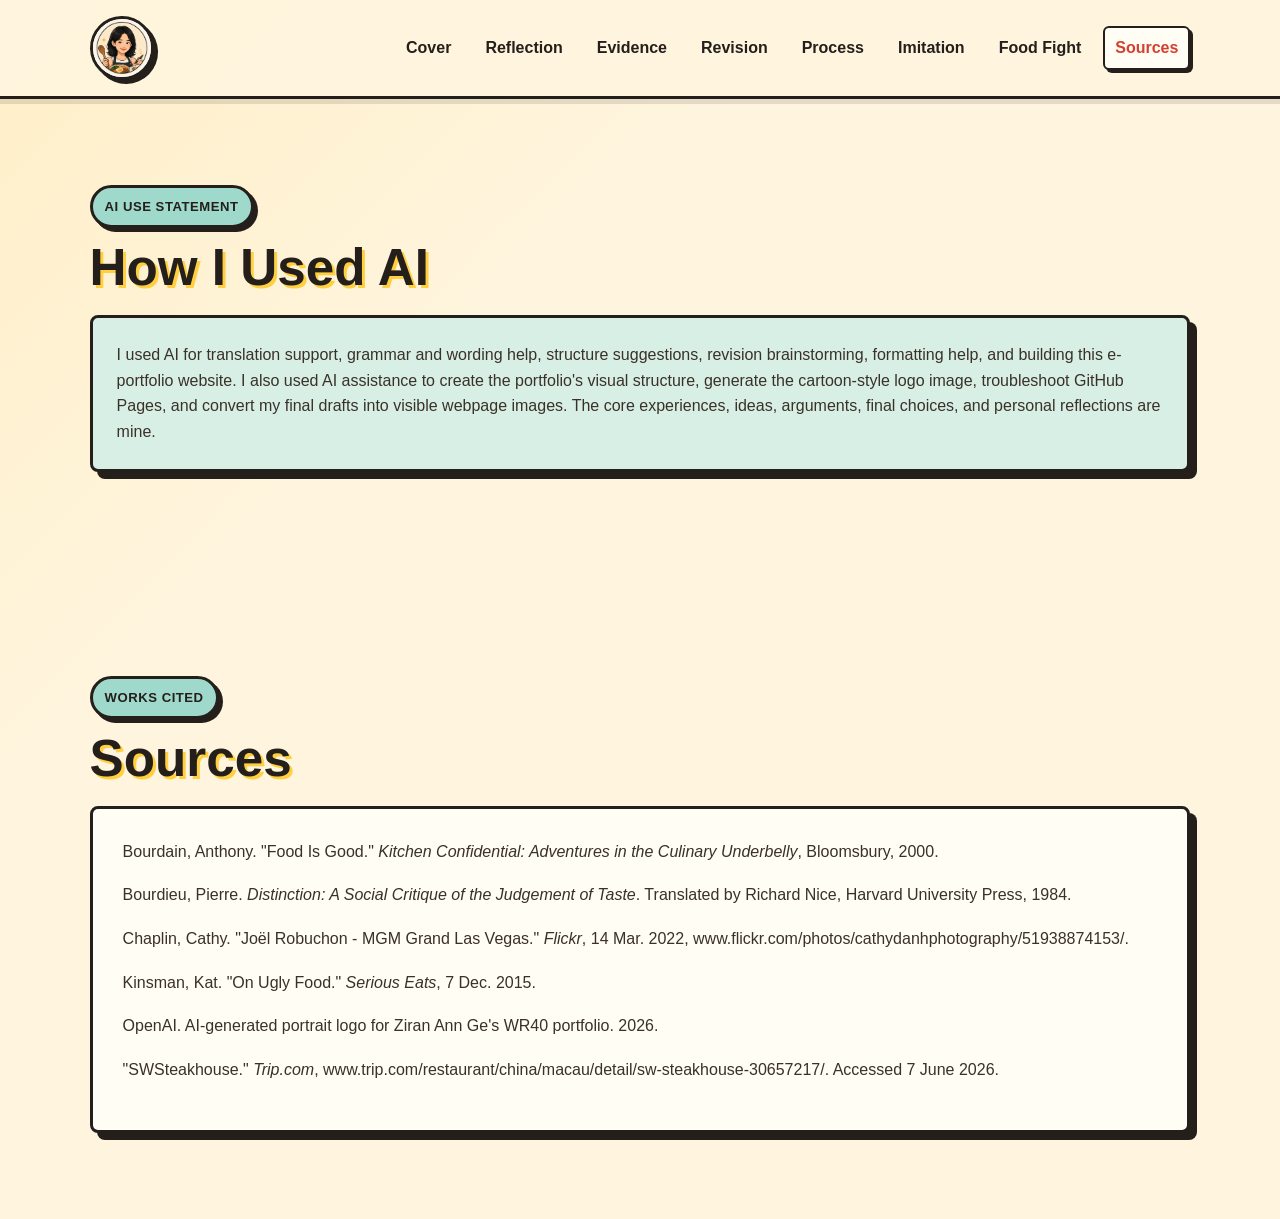
<file: sources.html>
<!DOCTYPE html>
<html lang="en">
<head>
  <meta charset="UTF-8" />
  <meta name="viewport" content="width=device-width, initial-scale=1.0" />
  <title>AI Use and Works Cited | Ziran Ann Ge WR40 Portfolio</title>
  <link rel="stylesheet" href="style.css" />
</head>

<body class="portfolio-home">
  <nav>
    <a class="logo" href="index.html" aria-label="Ziran Ann Ge home"><img src="assets/ann-ge-logo.png" alt="Ziran Ann Ge" /></a>
    <ul>
      <li><a href="index.html">Cover</a></li>
      <li><a href="reflection.html">Reflection</a></li>
      <li><a href="evidence.html">Evidence</a></li>
      <li><a href="revision.html">Revision</a></li>
      <li><a href="process.html">Process</a></li>
      <li><a href="imitation.html">Imitation</a></li>
      <li><a href="food-fight.html">Food Fight</a></li>
      <li><a class="active" href="sources.html">Sources</a></li>
    </ul>
  </nav>

  <main>
    <section class="portfolio-section">
      <div class="section-kicker">AI Use Statement</div>
      <h2>How I Used AI</h2>
      <article class="commentary-panel">
        <p>
          I used AI for translation support, grammar and wording help, structure
          suggestions, revision brainstorming, formatting help, and building this
          e-portfolio website. I also used AI assistance to create the portfolio's
          visual structure, generate the cartoon-style logo image, troubleshoot
          GitHub Pages, and convert my final drafts into visible webpage images.
          The core experiences, ideas, arguments, final choices, and personal
          reflections are mine.
        </p>
      </article>
    </section>

    <section class="portfolio-section">
      <div class="section-kicker">Works Cited</div>
      <h2>Sources</h2>
      <div class="citation-list">
        <p>
          Bourdain, Anthony. "Food Is Good." <em>Kitchen Confidential:
          Adventures in the Culinary Underbelly</em>, Bloomsbury, 2000.
        </p>

        <p>
          Bourdieu, Pierre. <em>Distinction: A Social Critique of the Judgement
          of Taste</em>. Translated by Richard Nice, Harvard University Press,
          1984.
        </p>

        <p>
          Chaplin, Cathy. "Joël Robuchon - MGM Grand Las Vegas." <em>Flickr</em>,
          14 Mar. 2022, www.flickr.com/photos/cathydanhphotography/51938874153/.
        </p>

        <p>
          Kinsman, Kat. "On Ugly Food." <em>Serious Eats</em>, 7 Dec. 2015.
        </p>

        <p>
          OpenAI. AI-generated portrait logo for Ziran Ann Ge's WR40 portfolio. 2026.
        </p>

        <p>
          "SWSteakhouse." <em>Trip.com</em>,
          www.trip.com/restaurant/china/macau/detail/sw-steakhouse-30657217/.
          Accessed 7 June 2026.
        </p>
      </div>
    </section>
  </main>
</body>
</html>
</file>
<file: style.css>
* {
  box-sizing: border-box;
}

body {
  margin: 0;
  color: #241f1a;
  background:
    radial-gradient(circle at 18px 18px, rgba(36, 31, 26, 0.07) 0 2px, transparent 2px 28px),
    linear-gradient(135deg, rgba(255, 211, 90, 0.18), transparent 34%),
    #fff5df;
  font-family: "Trebuchet MS", "Gill Sans", Arial, sans-serif;
  line-height: 1.6;
}

html {
  scroll-behavior: smooth;
}

nav {
  position: sticky;
  top: 0;
  z-index: 10;
  display: flex;
  align-items: center;
  justify-content: space-between;
  gap: 24px;
  padding: 16px 7vw;
  background: rgba(255, 245, 223, 0.94);
  border-bottom: 3px solid #241f1a;
  box-shadow: 0 5px 0 rgba(36, 31, 26, 0.12);
}

.logo {
  display: inline-block;
  flex: 0 0 auto;
  width: 64px;
  height: 64px;
  padding: 0;
  overflow: hidden;
  color: transparent;
  background: #fffdf4;
  border: 3px solid #241f1a;
  border-radius: 50%;
  box-shadow: 4px 4px 0 #241f1a;
  text-decoration: none;
  transform: rotate(-1deg);
}

.logo img {
  display: block;
  width: 100%;
  height: 100%;
  object-fit: cover;
}

nav ul {
  display: flex;
  flex-wrap: wrap;
  gap: 10px;
  margin: 0;
  padding: 0;
  list-style: none;
}

nav a {
  display: inline-block;
  padding: 7px 10px;
  color: #241f1a;
  border: 2px solid transparent;
  border-radius: 6px;
  font-weight: 800;
  text-decoration: none;
}

nav a:hover,
nav a.active {
  color: #d53f2f;
  background: #fffdf4;
  border-color: #241f1a;
  box-shadow: 3px 3px 0 #241f1a;
}

.hero,
.page {
  min-height: calc(100vh - 66px);
  padding: 80px 7vw;
}

.page {
  width: min(100%, 1560px);
  margin: 0 auto;
}

.hero {
  display: flex;
  align-items: center;
  background:
    radial-gradient(circle at 12% 22%, rgba(255, 207, 63, 0.48), transparent 16%),
    linear-gradient(90deg, rgba(255, 245, 223, 0.96) 0%, rgba(255, 245, 223, 0.78) 44%, rgba(255, 245, 223, 0.22) 100%),
    url("https://images.unsplash.com/photo-1498837167922-ddd27525d352?auto=format&fit=crop&w=1800&q=80");
  background-position: center;
  background-size: cover;
}

.hero-content {
  position: relative;
  width: min(100%, 1320px);
  margin: 0 auto;
  padding: 0;
}

.hero-content,
.page {
  max-width: none;
}

.archive.page {
  max-width: none;
}

.small,
.week-label {
  margin: 0 0 12px;
  color: #d53f2f;
  font-family: Arial, Helvetica, sans-serif;
  font-size: 0.78rem;
  font-weight: 900;
  letter-spacing: 0.04em;
  text-transform: uppercase;
}

h1 {
  max-width: 980px;
  margin: 0 0 20px;
  font-family: "Trebuchet MS", "Gill Sans", Arial, sans-serif;
  font-size: clamp(2.15rem, 4.2vw, 4.25rem);
  font-weight: 900;
  line-height: 0.98;
  letter-spacing: 0;
  text-shadow:
    3px 3px 0 #ffcf3f,
    5px 5px 0 rgba(36, 31, 26, 0.2);
}

h2 {
  margin: 0 0 10px;
  font-size: 1.35rem;
  line-height: 1.2;
}

.intro,
.about-text {
  max-width: 980px;
  font-size: 1.15rem;
  font-weight: 650;
}

.hero .intro {
  max-width: 690px;
  padding: 16px 18px;
  background: rgba(255, 253, 244, 0.84);
  border-left: 6px solid #d53f2f;
}

.button {
  display: inline-block;
  margin-top: 20px;
  padding: 12px 18px;
  color: #241f1a;
  background: #ffcf3f;
  border: 3px solid #241f1a;
  border-radius: 7px;
  font-family: Arial, Helvetica, sans-serif;
  font-weight: 900;
  text-decoration: none;
  box-shadow: 5px 5px 0 #241f1a;
  transition: transform 0.15s ease, box-shadow 0.15s ease;
}

.button:hover {
  background: #f58a3d;
  box-shadow: 2px 2px 0 #241f1a;
  transform: translate(3px, 3px);
}

.hero-actions {
  display: flex;
  flex-wrap: wrap;
  gap: 12px;
  align-items: center;
}

.reader-map {
  display: grid;
  grid-template-columns: repeat(4, minmax(0, 1fr));
  gap: 14px;
  max-width: 980px;
  margin-top: 34px;
}

.step-button {
  display: grid;
  gap: 4px;
  min-height: 118px;
  padding: 16px;
  color: #241f1a;
  background: #fffdf4;
  border: 3px solid #241f1a;
  border-radius: 8px;
  box-shadow: 6px 6px 0 #241f1a;
  font-weight: 900;
  line-height: 1.15;
  text-decoration: none;
  transition: transform 0.15s ease, box-shadow 0.15s ease;
}

.step-button:hover {
  background: #ffcf3f;
  box-shadow: 3px 3px 0 #241f1a;
  transform: translate(3px, 3px);
}

.step-button span {
  display: inline-grid;
  width: 34px;
  height: 34px;
  place-items: center;
  color: #241f1a;
  background: #9ed9cc;
  border: 3px solid #241f1a;
  border-radius: 50%;
}

.step-button small {
  color: #4d4034;
  font-size: 0.82rem;
  font-weight: 800;
}

.secondary-button {
  color: #241f1a;
  background: #9ed9cc;
  border: 3px solid #241f1a;
  box-shadow: 5px 5px 0 #241f1a;
}

.secondary-button:hover {
  color: #241f1a;
}

.narrative-page,
.evidence-page,
.reflection-page,
.final-page {
  max-width: none;
}

.narrative-page > .small,
.narrative-page > h1,
.narrative-page > .about-text,
.narrative-page > .page-jump,
.evidence-page > .small,
.evidence-page > h1,
.evidence-page > .about-text,
.evidence-page > .page-jump,
.final-page > .small,
.final-page > h1,
.final-page > .about-text,
.final-page > .page-jump,
.reflection-page > .small,
.reflection-page > h1,
.reflection-page > .page-jump {
  margin-left: auto;
  margin-right: auto;
}

.narrative-page > h1,
.evidence-page > h1,
.final-page > h1,
.reflection-page > h1 {
  max-width: 1180px;
}

.narrative-page > .about-text,
.evidence-page > .about-text,
.final-page > .about-text {
  max-width: 1120px;
}

.timeline,
.evidence-grid {
  display: grid;
  grid-template-columns: repeat(3, minmax(0, 1fr));
  gap: 28px;
  margin-top: 36px;
}

.timeline-item,
.evidence-card,
.portfolio-strip,
.reflection-paper,
.final-section,
.citation-list {
  background: #fffdf4;
  border: 3px solid #241f1a;
  border-radius: 8px;
  box-shadow: 7px 7px 0 #241f1a;
}

.timeline-item,
.evidence-card {
  padding: 24px;
  position: relative;
}

.timeline-item h2,
.evidence-card h3 {
  margin-bottom: 12px;
  color: #241f1a;
  font-weight: 900;
}

.timeline-item p,
.evidence-card p {
  color: #3a3128;
}

.text-link {
  display: inline-flex;
  align-items: center;
  justify-content: center;
  width: fit-content;
  margin-top: 10px;
  padding: 9px 13px;
  color: #d53f2f;
  background: #fffdf4;
  border: 3px solid #241f1a;
  border-radius: 6px;
  box-shadow: 4px 4px 0 #241f1a;
  font-family: Arial, Helvetica, sans-serif;
  font-weight: 900;
  text-decoration: none;
  transition: transform 0.15s ease, box-shadow 0.15s ease;
}

.text-link:hover {
  color: #241f1a;
  background: #ffcf3f;
  box-shadow: 2px 2px 0 #241f1a;
  text-decoration: none;
  transform: translate(2px, 2px);
}

.page-jump {
  display: flex;
  flex-wrap: wrap;
  gap: 12px;
  max-width: 1120px;
  margin: 28px 0 10px;
}

.page-jump a {
  display: inline-flex;
  align-items: center;
  min-height: 44px;
  padding: 10px 14px;
  color: #241f1a;
  background: #9ed9cc;
  border: 3px solid #241f1a;
  border-radius: 999px;
  box-shadow: 4px 4px 0 #241f1a;
  font-family: Arial, Helvetica, sans-serif;
  font-size: 0.92rem;
  font-weight: 900;
  line-height: 1.1;
  text-decoration: none;
  transition: transform 0.15s ease, box-shadow 0.15s ease;
}

.page-jump a:nth-child(even) {
  background: #ffcf3f;
}

.page-jump a:hover {
  background: #f58a3d;
  box-shadow: 2px 2px 0 #241f1a;
  transform: translate(2px, 2px);
}

.portfolio-strip {
  display: grid;
  grid-template-columns: minmax(240px, 0.8fr) minmax(0, 2.2fr);
  gap: 24px;
  align-items: start;
  margin-top: 28px;
  padding: 28px;
  background:
    linear-gradient(90deg, rgba(255, 207, 63, 0.32) 0 12px, transparent 12px 24px),
    #fffdf4;
  border-color: #241f1a;
}

.route-list {
  display: flex;
  flex-wrap: wrap;
  gap: 12px;
  margin: 0;
  padding: 0;
  color: #3a3128;
  font-size: 1.06rem;
  font-weight: 650;
  list-style: none;
}

.evidence-section,
.final-section {
  width: 100%;
  margin-top: 46px;
}

.section-heading {
  max-width: 1120px;
  margin-bottom: 18px;
}

.section-heading h2 {
  font-size: clamp(1.7rem, 3vw, 2.55rem);
}

.evidence-section .evidence-grid {
  grid-template-columns: repeat(2, minmax(0, 1fr));
  margin-top: 0;
}

.wide-card {
  grid-column: 1 / -1;
}

.reflection-paper {
  max-width: 1120px;
  margin-top: 32px;
  margin-left: auto;
  margin-right: auto;
  padding: 42px;
}

.reflection-paper p {
  margin: 0 0 22px;
  color: #3a3128;
  font-size: 1.08rem;
}

.reflection-paper p:last-child {
  margin-bottom: 0;
}

.final-section {
  padding: 28px;
}

.full-note {
  max-width: 1120px;
}

.citation-list {
  max-width: 1120px;
  padding: 30px;
}

.citation-list p {
  margin: 0 0 18px 36px;
  color: #3a3128;
  text-indent: -36px;
}

.citation-list .citation-note {
  margin-top: 28px;
  padding: 16px;
  color: #3a3128;
  background: #fff2bd;
  border: 3px dashed #241f1a;
  border-radius: 8px;
  text-indent: 0;
}

.portfolio-home main {
  overflow: hidden;
}

.cover-page,
.portfolio-section {
  width: min(100%, 1500px);
  margin: 0 auto;
  padding: 86px 7vw;
}

.cover-page {
  display: grid;
  grid-template-columns: minmax(0, 1.35fr) minmax(300px, 0.65fr);
  gap: 42px;
  align-items: center;
  min-height: calc(100vh - 99px);
  padding-top: 54px;
  padding-bottom: 54px;
  background:
    radial-gradient(circle at 16% 18%, rgba(255, 207, 63, 0.5), transparent 14%),
    linear-gradient(90deg, rgba(255, 245, 223, 0.95), rgba(255, 245, 223, 0.72)),
    url("https://images.unsplash.com/photo-1498837167922-ddd27525d352?auto=format&fit=crop&w=1800&q=80");
  background-position: center;
  background-size: cover;
}

.cover-copy h1 {
  max-width: 980px;
  font-size: clamp(3rem, 6.3vw, 6.2rem);
}

.deck,
.section-note {
  max-width: 980px;
  color: #3a3128;
  font-size: clamp(1.1rem, 1.7vw, 1.35rem);
  font-weight: 750;
}

.cover-actions {
  display: flex;
  flex-wrap: wrap;
  gap: 14px;
}

.cover-card,
.commentary-panel,
.image-placeholder,
.museum-label {
  background: #fffdf4;
  border: 3px solid #241f1a;
  border-radius: 8px;
  box-shadow: 7px 7px 0 #241f1a;
}

.cover-card {
  padding: 24px;
  transform: rotate(1deg);
}

.cover-route {
  display: grid;
  gap: 10px;
}

.cover-route a {
  display: grid;
  grid-template-columns: 34px minmax(0, 1fr);
  gap: 10px;
  align-items: center;
  padding: 10px;
  color: #241f1a;
  background: #fffdf4;
  border: 3px solid #241f1a;
  border-radius: 7px;
  box-shadow: 4px 4px 0 #241f1a;
  font-weight: 900;
  text-decoration: none;
}

.cover-route a:nth-child(even) {
  background: #ffcf3f;
}

.cover-route a:hover {
  background: #9ed9cc;
}

.cover-route span {
  display: inline-grid;
  width: 28px;
  height: 28px;
  place-items: center;
  background: #9ed9cc;
  border: 2px solid #241f1a;
  border-radius: 50%;
  font-size: 0.9rem;
}

.section-kicker {
  width: fit-content;
  margin-bottom: 14px;
  padding: 8px 12px;
  color: #241f1a;
  background: #9ed9cc;
  border: 3px solid #241f1a;
  border-radius: 999px;
  box-shadow: 4px 4px 0 #241f1a;
  font-family: Arial, Helvetica, sans-serif;
  font-size: 0.82rem;
  font-weight: 900;
  letter-spacing: 0.04em;
  text-transform: uppercase;
}

.portfolio-section h2 {
  max-width: 1120px;
  margin: 0 0 22px;
  font-size: clamp(2rem, 4vw, 4.2rem);
  line-height: 1;
  text-shadow: 3px 3px 0 #ffcf3f;
}

.magazine-essay {
  max-width: 1120px;
  padding: 42px;
  background: rgba(255, 253, 244, 0.9);
  border-top: 5px solid #241f1a;
  border-bottom: 5px solid #241f1a;
  columns: 2 360px;
  column-gap: 44px;
}

.magazine-essay p {
  break-inside: avoid;
  margin: 0 0 20px;
  color: #3a3128;
  font-size: 1.04rem;
}

.assignment-section {
  border-top: 4px solid #241f1a;
}

.commentary-panel {
  max-width: 1120px;
  margin: 0 0 32px;
  padding: 24px;
  background: #d8efe5;
}

.commentary-panel h3,
.museum-label h3 {
  margin: 0 0 10px;
  font-size: 1.35rem;
}

.commentary-panel p,
.museum-label p {
  margin: 0 0 12px;
  color: #3a3128;
  font-size: 1rem;
}

.commentary-panel p:last-child,
.museum-label p:last-child {
  margin-bottom: 0;
}

.afterword {
  margin-top: 34px;
  background: #fff2bd;
}

.exhibit-grid {
  display: grid;
  grid-template-columns: repeat(2, minmax(0, 1fr));
  gap: 30px;
  margin-top: 30px;
}

.evidence-slot {
  display: grid;
  gap: 16px;
}

.image-placeholder {
  display: grid;
  min-height: 260px;
  place-items: center;
  padding: 24px;
  color: #6f5b49;
  background:
    linear-gradient(135deg, rgba(255, 207, 63, 0.28) 25%, transparent 25% 50%, rgba(255, 207, 63, 0.28) 50% 75%, transparent 75%),
    #fffdf4;
  background-size: 28px 28px;
  font-family: Arial, Helvetica, sans-serif;
  font-weight: 900;
  text-align: center;
}

.screenshot-card {
  min-height: 300px;
  padding: 24px;
  overflow: hidden;
  background: #f7f7f2;
  border: 3px solid #241f1a;
  border-radius: 8px;
  box-shadow: 7px 7px 0 #241f1a;
}

.screenshot-date,
.screenshot-credit,
.chat-date,
.draft-author {
  margin: 0 0 14px;
  color: #31404d;
  font-family: Arial, Helvetica, sans-serif;
  font-weight: 900;
}

.audio-player-mock {
  display: grid;
  min-height: 235px;
  align-items: end;
  padding: 36px 28px 24px;
  background: #efefef;
  border-radius: 18px;
}

.audio-file-icon {
  align-self: center;
  justify-self: center;
  display: grid;
  width: 92px;
  height: 116px;
  place-items: center;
  color: #31404d;
  background: #f9f9f9;
  border: 4px solid #31404d;
  border-radius: 8px;
  font-size: 2.4rem;
  font-weight: 900;
}

.audio-controls {
  display: grid;
  grid-template-columns: 28px 28px auto minmax(80px, 1fr) 36px;
  gap: 12px;
  align-items: center;
  color: #31404d;
  font-family: Arial, Helvetica, sans-serif;
  font-weight: 900;
}

.play-triangle {
  width: 0;
  height: 0;
  border-top: 11px solid transparent;
  border-bottom: 11px solid transparent;
  border-left: 18px solid #31404d;
}

.speaker-icon {
  width: 18px;
  height: 18px;
  background: #31404d;
  border-radius: 4px;
}

.audio-line {
  height: 6px;
  background: #c9ced1;
}

.audio-line span {
  display: block;
  width: 38%;
  height: 100%;
  background: #abb2b8;
}

.draft-page-preview {
  min-height: 520px;
  padding: 36px 48px;
  background: #fff;
  color: #111;
  font-family: Georgia, "Times New Roman", serif;
}

.draft-title {
  margin: 0 0 28px;
  text-align: center;
  font-size: clamp(2rem, 4vw, 3.2rem);
  font-weight: 900;
}

.draft-author {
  text-align: center;
  color: #111;
  font-family: Georgia, "Times New Roman", serif;
  font-size: 1.35rem;
}

.draft-page-preview p:not(.draft-title):not(.draft-author) {
  margin: 0 0 28px;
  font-size: 1.18rem;
  line-height: 1.9;
}

.workshop-file-card {
  display: grid;
  min-height: 300px;
  align-content: center;
  background: #111;
}

.chat-date {
  color: #686868;
  text-align: center;
}

.pdf-message {
  display: grid;
  grid-template-columns: minmax(0, 1fr) 58px;
  gap: 18px;
  align-items: center;
  padding: 18px 22px;
  color: #f6f6f6;
  background: #333;
  border-radius: 8px;
}

.pdf-message h3 {
  margin: 0 0 8px;
  font-family: Arial, Helvetica, sans-serif;
  font-size: 1.2rem;
  line-height: 1.2;
}

.pdf-message p {
  margin: 0;
  color: #8c8c8c;
  font-family: Arial, Helvetica, sans-serif;
  font-weight: 900;
}

.pdf-icon {
  display: grid;
  height: 70px;
  place-items: center;
  color: #fff;
  background: #ff5a66;
  border-radius: 4px;
  font-family: Arial, Helvetica, sans-serif;
  font-weight: 900;
}

.revision-summary-card {
  background: #fff2bd;
}

.revision-summary-card h3 {
  margin: 0 0 16px;
  font-size: 1.6rem;
}

.revision-summary-card ul {
  margin: 0;
  padding-left: 22px;
}

.revision-summary-card li {
  margin-bottom: 12px;
  color: #3a3128;
  font-size: 1.05rem;
  font-weight: 750;
}

.museum-label {
  padding: 20px;
  background: #fffdf4;
}

.process-layout {
  display: grid;
  grid-template-columns: minmax(0, 0.8fr) minmax(0, 1.2fr);
  gap: 32px;
  align-items: start;
}

.process-placeholders {
  display: grid;
  grid-template-columns: repeat(2, minmax(0, 1fr));
  gap: 18px;
}

.citation-placeholder {
  color: #6f5b49;
  background: #fff2bd;
}

.portfolio-home .essay-pages {
  max-width: 1160px;
}

.portfolio-home .essay-pages figure {
  background: transparent;
}

.recovered-evidence {
  grid-template-columns: 1fr;
}

.evidence-piece {
  display: grid;
  grid-template-columns: minmax(0, 1.15fr) minmax(280px, 0.85fr);
  gap: 24px;
  align-items: start;
}

.artifact-sheet {
  padding: 30px;
  background: #fffdf4;
  border: 3px solid #241f1a;
  border-radius: 8px;
  box-shadow: 7px 7px 0 #241f1a;
}

.artifact-sheet h3 {
  margin: 0 0 20px;
  font-size: clamp(1.6rem, 2.5vw, 2.4rem);
  line-height: 1.1;
}

.artifact-sheet p {
  margin: 0 0 18px;
  color: #3a3128;
  font-size: 1.06rem;
}

.artifact-sheet p:last-child {
  margin-bottom: 0;
}

.week-grid {
  display: grid;
  grid-template-columns: repeat(5, minmax(0, 1fr));
  gap: 18px;
  margin-top: 32px;
}

.week-card {
  display: block;
  min-height: 260px;
  padding: 18px;
  color: inherit;
  background: #fffdf4;
  border: 3px solid #241f1a;
  border-radius: 8px;
  box-shadow: 6px 6px 0 #241f1a;
  text-decoration: none;
}

.week-link {
  transition: box-shadow 0.2s ease, transform 0.2s ease;
}

.week-link:hover {
  box-shadow: 3px 3px 0 #241f1a;
  transform: translate(3px, 3px);
}

.week-card h2 {
  font-size: 1.12rem;
}

.week-card p {
  font-size: 0.98rem;
}

.week-card p:last-child {
  margin-bottom: 0;
}

.fake-pdf {
  max-width: 760px;
  margin-top: 28px;
  padding: 34px;
  background: #fffdf4;
  border: 3px solid #241f1a;
  box-shadow: 7px 7px 0 #241f1a;
}

.pdf-header {
  display: flex;
  justify-content: space-between;
  gap: 16px;
  margin-bottom: 34px;
  padding-bottom: 12px;
  border-bottom: 3px solid #241f1a;
  color: #176b61;
  font-family: Arial, Helvetica, sans-serif;
  font-size: 0.82rem;
  font-weight: 900;
}

mark {
  padding: 0 3px;
}

.yellow {
  background: #ffcf3f;
}

.pink {
  background: #ffb1c1;
}

.blue {
  background: #9ed9cc;
}

.margin-note {
  margin-top: 26px;
  padding-left: 16px;
  color: #d53f2f;
  border-left: 5px solid #d53f2f;
  font-style: italic;
}

.week-page {
  max-width: 1500px;
}

.back-link {
  display: inline-block;
  margin-bottom: 28px;
  padding: 9px 14px;
  color: #241f1a;
  background: #9ed9cc;
  border: 3px solid #241f1a;
  border-radius: 6px;
  font-family: Arial, Helvetica, sans-serif;
  font-size: 0.9rem;
  font-weight: 900;
  text-decoration: none;
  box-shadow: 4px 4px 0 #241f1a;
}

.back-link:hover {
  color: #241f1a;
  background: #ffcf3f;
}

.week-nav {
  position: static;
  top: auto;
  z-index: auto;
  display: flex;
  align-items: center;
  justify-content: space-between;
  gap: 18px;
  width: 100%;
  grid-column: 1 / -1;
  margin-top: 54px;
  padding: 24px 0 0;
  background: transparent;
  border-top: 3px dashed #241f1a;
  border-bottom: 0;
}

.week-nav.next-only {
  justify-content: space-between;
}

.week-nav-spacer {
  min-width: 152px;
}

.week-page .week-nav a.week-nav-link {
  display: inline-flex;
  align-items: center;
  justify-content: center;
  min-width: 152px;
  padding: 14px 20px;
  color: #241f1a;
  background: #fffdf4;
  border: 3px solid #241f1a;
  border-radius: 6px;
  font-family: Arial, Helvetica, sans-serif;
  font-size: 1rem;
  font-weight: 900;
  line-height: 1.2;
  text-decoration: none;
  box-shadow: 4px 4px 0 #241f1a;
}

.week-page .week-nav a.week-nav-link:hover {
  color: #241f1a;
  background: #f58a3d;
}

.week-layout {
  display: grid;
  grid-template-columns: 250px minmax(0, 1fr);
  gap: 24px;
  align-items: start;
  margin-top: 34px;
}

.week-sidebar {
  position: sticky;
  top: 96px;
  display: grid;
  gap: 10px;
}

.sidebar-tab {
  width: 100%;
  padding: 15px 16px;
  color: #241f1a;
  background: #fffdf4;
  border: 3px solid #241f1a;
  border-radius: 8px;
  font: inherit;
  font-weight: 750;
  line-height: 1.25;
  text-align: left;
  cursor: pointer;
  box-shadow: 4px 4px 0 #241f1a;
}

.sidebar-tab span {
  display: block;
  margin-bottom: 5px;
  color: #d53f2f;
  font-family: Arial, Helvetica, sans-serif;
  font-size: 0.76rem;
  font-weight: 900;
  letter-spacing: 0.04em;
  text-transform: uppercase;
}

.sidebar-tab:hover,
.sidebar-tab.active {
  color: #241f1a;
  background: #ffcf3f;
  transform: translate(2px, 2px);
  box-shadow: 2px 2px 0 #241f1a;
}

.cookbook-tab {
  background: #d8efe5;
  border-color: #241f1a;
}

.cookbook-tab span {
  color: #176b61;
}

.cookbook-tab:hover,
.cookbook-tab.active {
  background: #9ed9cc;
  border-color: #241f1a;
}

.week-content {
  min-height: 520px;
}

.week-panel {
  display: none;
}

.week-panel.active {
  display: block;
}

.week-panel h2 {
  max-width: 760px;
  margin-bottom: 20px;
  font-size: clamp(1.9rem, 3vw, 3rem);
}

.deadline-banner {
  max-width: 980px;
  margin: 26px 0 0;
  padding: 22px 26px;
  color: #241f1a;
  background: #fff2bd;
  border: 3px solid #241f1a;
  border-radius: 8px;
  box-shadow: 6px 6px 0 #241f1a;
}

.deadline-banner p {
  margin: 0;
  font-family: Arial, Helvetica, sans-serif;
  font-size: clamp(1.15rem, 2vw, 1.55rem);
  font-weight: 700;
  line-height: 1.35;
}

.assignment-list {
  display: grid;
  gap: 16px;
  max-width: 920px;
}

.assignment-row {
  display: grid;
  grid-template-columns: 44px minmax(0, 1fr);
  gap: 16px;
  align-items: start;
  padding: 22px;
  background: #fffdf4;
  border: 3px solid #241f1a;
  border-radius: 8px;
  box-shadow: 5px 5px 0 #241f1a;
}

.assignment-icon {
  display: inline-grid;
  width: 36px;
  height: 36px;
  place-items: center;
  color: #241f1a;
  background: #ffcf3f;
  border: 3px solid #241f1a;
  border-radius: 50%;
  font-family: Arial, Helvetica, sans-serif;
  font-size: 0.9rem;
  font-weight: 900;
}

.assignment-row h3 {
  margin: 0 0 6px;
  font-size: 1.25rem;
  line-height: 1.2;
}

.assignment-row p {
  margin: 0;
  color: #3a3128;
}

.subsection-tabs {
  display: inline-flex;
  gap: 6px;
  margin: 0 0 24px;
  padding: 5px;
  background: #fffdf4;
  border: 3px solid #241f1a;
  border-radius: 8px;
  box-shadow: 5px 5px 0 #241f1a;
}

.subsection-tab {
  padding: 9px 16px;
  color: #241f1a;
  background: transparent;
  border: 0;
  border-radius: 6px;
  font-family: Arial, Helvetica, sans-serif;
  font-size: 0.9rem;
  font-weight: 900;
  cursor: pointer;
}

.subsection-tab:hover,
.subsection-tab.active {
  color: #241f1a;
  background: #ffcf3f;
}

.subsection-panel {
  display: none;
}

.subsection-panel.active {
  display: block;
}

.placeholder-text {
  max-width: 760px;
  padding: 22px;
  color: #3a3128;
  background: #fff2bd;
  border: 3px dashed #241f1a;
  border-radius: 8px;
  font-size: 1.1rem;
}

.artifact-layout {
  display: grid;
  grid-template-columns: minmax(0, 1fr) 360px;
  gap: 24px;
  align-items: start;
}

#cookbook .artifact-layout {
  grid-template-columns: minmax(0, 860px);
}

.artifact-pdf {
  padding: 38px;
  background: #fffdf4;
  border: 3px solid #241f1a;
  border-radius: 8px;
  box-shadow: 7px 7px 0 #241f1a;
}

.artifact-pdf h3 {
  margin: 0 0 24px;
  font-size: 1.7rem;
  line-height: 1.2;
}

.artifact-pdf p {
  margin: 0 0 20px;
  font-size: 1.08rem;
}

.artifact-pdf p:last-child {
  margin-bottom: 0;
}

.pdf-viewer {
  min-height: 720px;
  margin-top: 24px;
  overflow: hidden;
  background: #fffdf4;
  border: 3px solid #241f1a;
  border-radius: 8px;
  box-shadow: 6px 6px 0 #241f1a;
}

.pdf-viewer object {
  display: block;
  width: 100%;
  height: 720px;
  border: 0;
}

.pdf-viewer p {
  padding: 22px;
}

.essay-pages {
  display: grid;
  gap: 42px;
  margin-top: 28px;
}

.essay-pages figure {
  margin: 0;
}

.essay-pages img {
  display: block;
  width: 100%;
  height: auto;
  background: #fff;
}

.essay-pages figcaption {
  display: none;
}

#imitation .artifact-layout,
#food-fight .artifact-layout {
  grid-template-columns: 1fr;
}

#imitation .artifact-pdf,
#food-fight .artifact-pdf {
  padding: 0;
  background: transparent;
  border: 0;
  box-shadow: none;
}

#imitation .pdf-header,
#imitation .artifact-pdf > h3,
#imitation .artifact-pdf > p,
#food-fight .pdf-header,
#food-fight .artifact-pdf > h3,
#food-fight .artifact-pdf > p {
  max-width: 1120px;
  margin-left: auto;
  margin-right: auto;
}

#imitation .artifact-pdf > p,
#food-fight .artifact-pdf > p {
  margin-bottom: 26px;
}

#imitation .process-note,
#food-fight .process-note {
  max-width: 1120px;
  margin: 0 auto 24px;
}

.feast-reading {
  max-width: 960px;
  margin-top: 24px;
}

.feast-reading .process-note {
  margin: 18px 0 30px;
}

.feast-reading h3:not(:first-of-type) {
  margin-top: 34px;
}

.process-note {
  position: relative;
  padding: 22px;
  background: #d8efe5;
  border: 3px solid #241f1a;
  border-radius: 8px;
  box-shadow: 6px 6px 0 #241f1a;
}

.process-note::before {
  position: absolute;
  top: 18px;
  left: -14px;
  width: 24px;
  height: 24px;
  background: #d8efe5;
  border-left: 3px solid #241f1a;
  border-bottom: 3px solid #241f1a;
  content: "";
  transform: rotate(45deg);
}

.process-note p {
  margin: 0 0 16px;
  color: #2f352d;
  font-size: 1.02rem;
}

.process-note p:last-child {
  margin-bottom: 0;
}

.process-note .small {
  display: inline-block;
  padding: 6px 10px;
  color: #241f1a;
  background: #ffcf3f;
  border: 2px solid #241f1a;
  border-radius: 999px;
  font-size: 0.78rem;
}

.annotation-process {
  max-width: 860px;
  margin-bottom: 22px;
  padding: 26px 28px;
}

.annotation-process .small {
  color: #241f1a;
  font-size: 0.86rem;
}

.annotation-process p {
  color: #2f352d;
  font-size: 1.08rem;
}

.source-card,
.annotation-card {
  background: #fffdf4;
  border: 3px solid #241f1a;
  border-radius: 8px;
  box-shadow: 6px 6px 0 #241f1a;
}

.source-card {
  max-width: 860px;
  padding: 28px;
  margin-bottom: 18px;
}

.source-card h3 {
  margin: 0 0 10px;
  font-size: 1.6rem;
  line-height: 1.2;
}

.source-card p {
  margin: 0 0 12px;
  color: #3a3128;
}

.annotation-note {
  max-width: 860px;
  margin: 8px 0 22px;
}

.annotation-note .small {
  margin-bottom: 6px;
  font-size: 0.76rem;
}

.annotation-note p {
  max-width: 680px;
  margin: 0 0 8px;
  color: #3a3128;
  font-size: 1.02rem;
  line-height: 1.55;
}

.annotation-note p:last-child {
  margin-bottom: 0;
}

.annotation-grid {
  display: grid;
  grid-template-columns: repeat(2, minmax(0, 1fr));
  gap: 18px;
}

.annotation-card {
  padding: 22px;
}

.annotation-card h3 {
  margin: 0 0 12px;
  font-size: 1.28rem;
  line-height: 1.2;
}

.annotation-card p {
  margin: 0 0 14px;
  color: #3a3128;
}

.annotation-card p:last-child {
  margin-bottom: 0;
}

.quote-chip {
  display: inline-block;
  padding: 5px 8px;
  color: #241f1a;
  background: #ffcf3f;
  border: 2px solid #241f1a;
  border-radius: 4px;
  font-family: Arial, Helvetica, sans-serif;
  font-size: 0.9rem;
  font-weight: 900;
}

.discussion-board {
  max-width: 1100px;
  color: #241f1a;
  font-family: Arial, Helvetica, sans-serif;
}

.discussion-prompt,
.discussion-post,
.discussion-reply {
  background: #fffdf4;
  border: 3px solid #241f1a;
  box-shadow: 5px 5px 0 #241f1a;
}

.discussion-prompt {
  padding: 30px;
  margin-bottom: 22px;
  border-radius: 6px;
}

.discussion-topline {
  display: flex;
  align-items: flex-start;
  justify-content: space-between;
  gap: 18px;
  margin-bottom: 18px;
}

.discussion-topline h3 {
  margin: 0;
  color: #241f1a;
  font-size: 2rem;
  line-height: 1.1;
}

.discussion-topline span {
  flex: 0 0 auto;
  color: #176b61;
  font-size: 0.92rem;
  font-weight: 900;
}

.discussion-prompt p {
  max-width: 940px;
  margin: 0 0 14px;
  color: #3a3128;
  font-size: 1rem;
  line-height: 1.55;
}

.discussion-prompt p:last-child {
  margin-bottom: 0;
}

.discussion-process {
  max-width: none;
  margin-bottom: 22px;
}

.discussion-post,
.discussion-reply {
  display: grid;
  grid-template-columns: 54px minmax(0, 1fr);
  gap: 18px;
  padding: 24px;
}

.discussion-post {
  border-radius: 6px 6px 0 0;
}

.discussion-reply {
  margin-left: 78px;
  border-top: 0;
  border-radius: 0 0 6px 6px;
}

.avatar {
  display: grid;
  width: 46px;
  height: 46px;
  place-items: center;
  color: #241f1a;
  background: #ffcf3f;
  border: 3px solid #241f1a;
  border-radius: 50%;
  font-weight: 900;
}

.reply-avatar {
  color: #241f1a;
  background: #9ed9cc;
  border-color: #241f1a;
}

.post-meta {
  display: grid;
  gap: 6px;
  margin-bottom: 12px;
}

.post-meta strong {
  color: #d53f2f;
  font-size: 1rem;
}

.post-meta span {
  color: #3a3128;
  font-size: 0.92rem;
}

.history-link {
  display: inline-block;
  margin-bottom: 26px;
  color: #176b61;
  font-size: 0.92rem;
  font-weight: 900;
}

.post-body h3 {
  margin: 0 0 20px;
  color: #241f1a;
  font-size: 1.1rem;
  text-align: center;
}

.post-body p {
  margin: 0 0 16px;
  color: #3a3128;
  font-size: 1rem;
  line-height: 1.55;
}

.discussion-actions {
  display: flex;
  flex-wrap: wrap;
  gap: 18px;
  margin-top: 24px;
  padding-top: 14px;
  color: #d53f2f;
  border-top: 3px dashed #241f1a;
  font-weight: 900;
}

@media (max-width: 700px) {
  nav {
    align-items: flex-start;
    flex-direction: column;
  }

  .hero,
  .page,
  .cover-page,
  .portfolio-section {
    padding: 56px 6vw;
  }

  .cover-page,
  .process-layout,
  .exhibit-grid,
  .process-placeholders,
  .evidence-piece {
    grid-template-columns: 1fr;
  }

  .cover-copy h1 {
    font-size: clamp(2.7rem, 14vw, 4.4rem);
  }

  .magazine-essay {
    padding: 24px;
    columns: 1;
  }

  .cover-card {
    transform: none;
  }

  .week-grid {
    grid-template-columns: 1fr;
  }

  .timeline,
  .evidence-section .evidence-grid,
  .portfolio-strip,
  .reader-map {
    grid-template-columns: 1fr;
  }

  .step-button {
    min-height: auto;
  }

  .reflection-paper,
  .final-section,
  .citation-list {
    padding: 24px;
  }

  .week-layout {
    grid-template-columns: 1fr;
  }

  .week-sidebar {
    position: static;
  }

  .week-content {
    min-height: auto;
  }

  .week-nav {
    flex-direction: column;
  }

  .week-nav.next-only {
    align-items: flex-end;
  }

  .week-nav-link {
    width: fit-content;
  }

  .artifact-layout {
    grid-template-columns: 1fr;
  }

  .artifact-pdf {
    padding: 24px;
  }

  .pdf-viewer,
  .pdf-viewer object {
    min-height: 560px;
    height: 560px;
  }

  .annotation-grid {
    grid-template-columns: 1fr;
  }

  .discussion-topline {
    flex-direction: column;
  }

  .discussion-post,
  .discussion-reply {
    grid-template-columns: 1fr;
  }

  .discussion-reply {
    margin-left: 0;
  }
}

@media (min-width: 701px) and (max-width: 1100px) {
  .week-grid {
    grid-template-columns: repeat(2, minmax(0, 1fr));
  }
}
</file>
